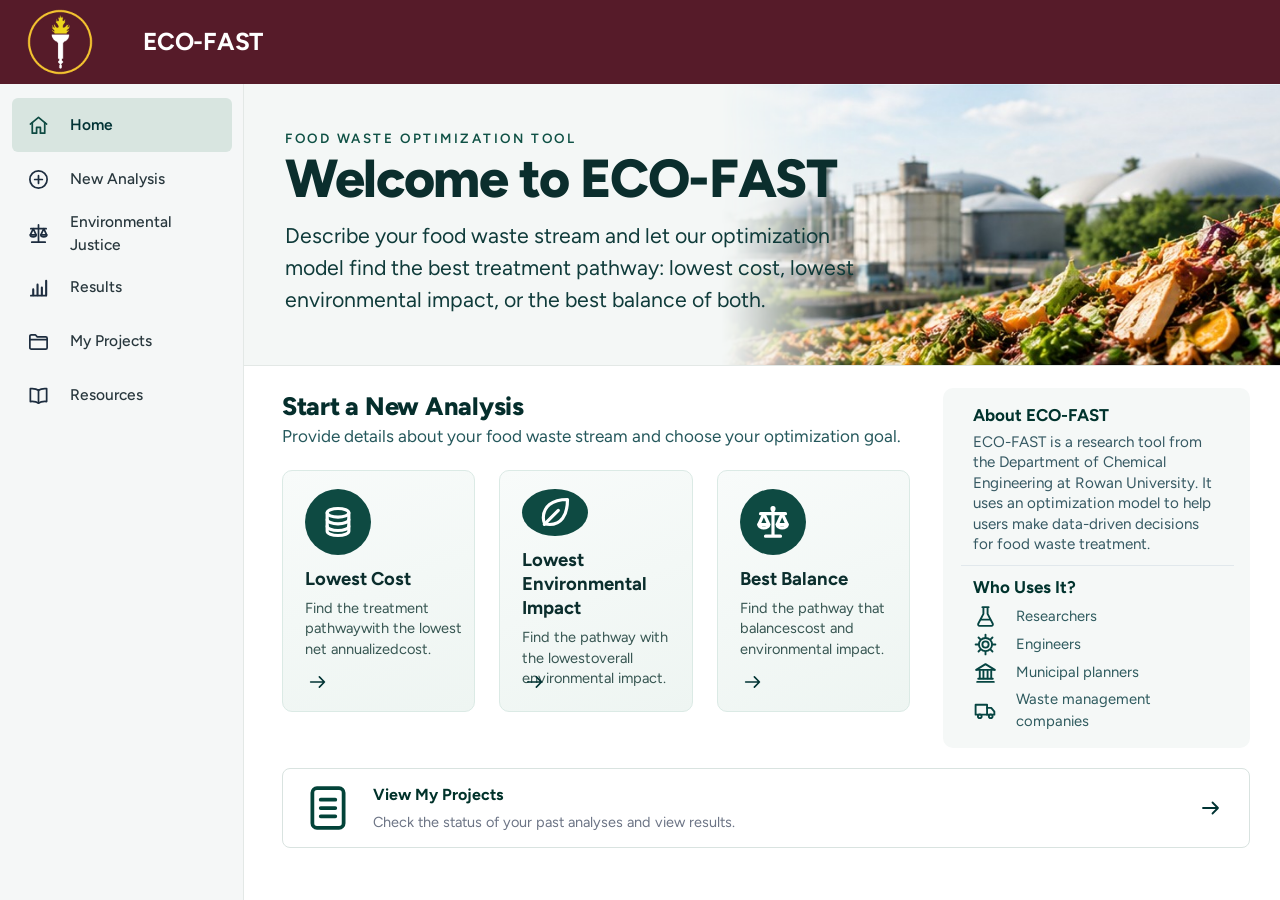
<file: index.html>
<!doctype html>
<html lang="en">
<head>
  <meta charset="utf-8">
  <meta name="viewport" content="width=device-width, initial-scale=1">
  <title>ECO-FAST | Rowan University</title>
  <meta name="description" content="ECO-FAST: find the best treatment pathway for a food waste stream.">
  <link rel="preconnect" href="https://fonts.googleapis.com">
  <link href="https://fonts.googleapis.com/css2?family=Figtree:wght@400;500;600;700;800&family=Inter:wght@400;500;600;700&display=swap" rel="stylesheet">
  <link rel="icon" href="assets/rowan_torch.png">
  <style>
    * { box-sizing: border-box; }
    html, body { margin: 0; background: #fff; color: #1B2420; font-family: 'Figtree', system-ui, -apple-system, 'Segoe UI', sans-serif; font-size: 16px; line-height: 1.5; }
    a { color: inherit; text-decoration: none; }

    /* Top bar */
    .topbar { display: flex; align-items: center; gap: 50px; height: 84px; padding: 0 27px; background: #561B29; }
    .rowan-logo { width: 66px; height: 66px; display: block; }
    .top-name { color: #fff; font-weight: 700; font-size: 24.5px; letter-spacing: -0.01em; }

    /* Layout */
    .layout { display: grid; grid-template-columns: 244px minmax(0, 1fr); min-height: calc(100vh - 84px);
      background: linear-gradient(to right, #F5F7F7 243px, #E3E8E6 243px, #E3E8E6 244px, #fff 244px); }
    .sidebar { position: sticky; top: 0; align-self: start; padding: 14px 12px; }
    .nav-item { display: flex; align-items: center; gap: 20px; height: 54px; padding: 0 15px; border-radius: 6px;
      font-size: 15.5px; font-weight: 500; color: #28373D; }
    .nav-item svg { width: 23px; height: 23px; flex: none; color: #1D2D3F; }
    .nav-item:hover { background: #ECF2EF; }
    .nav-item.active { background: #D8E5E0; color: #023335; font-weight: 600; }
    .nav-item.active svg { color: #0E4A42; }

    /* Hero */
    .home-hero { position: relative; height: 282px; background: #F4F7F6; border-bottom: 1px solid #E3E8E6; overflow: hidden; }
    .hh-text { position: relative; z-index: 1; padding: 44px 0 0 41px; max-width: 640px; }
    .eyebrow { font-size: 13.4px; font-weight: 600; letter-spacing: .19em; color: #0F5145; }
    .hh-title { margin: 2px 0 14px; font-size: 53.5px; line-height: 1.05; font-weight: 800; letter-spacing: -0.025em; color: #0B2E2D; }
    .hh-lead { margin: 0; font-size: 21.3px; line-height: 32px; color: #0F3B3A; max-width: 570px; }
    .hh-photo { position: absolute; top: 0; right: 0; bottom: 0; width: 54%;
      background: url('assets/home_hero.jpg') center / cover no-repeat;
      -webkit-mask-image: linear-gradient(to right, transparent 0%, #000 26%); mask-image: linear-gradient(to right, transparent 0%, #000 26%); }

    /* Body */
    .home-body { display: grid; grid-template-columns: minmax(0, 1fr) clamp(300px, 24vw, 392px); column-gap: 33px; row-gap: 20px; padding: 22px 30px 22px 38px; align-items: stretch; }
    .home-main { padding-top: 0; }
    .hb-title { margin: 0; font-size: 25.3px; font-weight: 800; letter-spacing: -0.01em; color: #052E2C; }
    .hb-sub { margin: -2px 0 20px; font-size: 17.1px; color: #25585C; }
    .goal-cards { display: grid; grid-template-columns: repeat(3, minmax(0, 1fr)); gap: 24px; }
    .goal { position: relative; display: flex; flex-direction: column; align-items: flex-start; height: 242px; padding: 18px 10px 22px 22px;
      background: linear-gradient(160deg, #F8FBFA 0%, #EEF5F2 100%); border: 1px solid #DBEAE5; border-radius: 10px; }
    .goal:hover { border-color: #9FC3B7; box-shadow: 0 6px 18px rgba(14,74,66,.08); }
    .g-ico { width: 66px; height: 66px; border-radius: 50%; background: #0E4A42; display: grid; place-items: center; }
    .g-ico svg { width: 40px; height: 40px; }
    .g-title { margin-top: 12px; font-size: 18.5px; font-weight: 700; line-height: 1.3; color: #0B2E2D; }
    .g-desc { margin-top: 7px; font-size: 14.6px; line-height: 20.5px; color: #375652; white-space: nowrap; }
    .goal .arr { position: absolute; left: 24px; bottom: 18px; width: 22px; height: 22px; color: #003333; }
    .wide-card { grid-column: 1 / -1; display: flex; align-items: center; gap: 20px; height: 80px; padding: 0 26px 0 28px; background: #fff;
      border: 1px solid #D9E3E0; border-radius: 8px; }
    .wide-card:hover { border-color: #9FC3B7; }
    .wc-ico { width: 50px; height: 50px; margin-left: -8px; color: #034339; flex: none; }
    .wc-text { display: flex; flex-direction: column; gap: 5px; flex: 1; }
    .wc-title { font-size: 16px; font-weight: 700; color: #00322A; }
    .wc-sub { font-size: 14.5px; color: #6C7485; }
    .wide-card .arr { width: 24px; height: 24px; color: #003333; }

    /* About panel */
    .about { background: #F5F8F7; border-radius: 10px; padding: 15px 28px 16px 30px; }
    .ab-title { margin: 0 0 3px; font-size: 17px; font-weight: 700; color: #00332D; }
    .ab-text { margin: 0; font-size: 15.2px; line-height: 20.5px; color: #365963; }
    .about hr { border: none; border-top: 1px solid #E1E8EC; margin: 10px -12px 9px; }
    .ab-list { list-style: none; margin: 4px 0 0; padding: 0; display: flex; flex-direction: column; gap: 3px; }
    .ab-list li { display: flex; align-items: center; gap: 18px; font-size: 14.8px; color: #2E5A5E; }
    .ab-list svg { width: 25px; height: 25px; color: #064542; flex: none; }

    @media (max-width: 1450px) { .g-desc { white-space: normal; } .g-desc br { display: none; } .ab-text { max-width: none; } }
    @media (max-width: 1200px) { .home-body { grid-template-columns: 1fr; } .about { max-width: 720px; } }
    /* Phones and small tablets */
    @media (max-width: 899px) {
      .g-desc { white-space: normal; } .g-desc br { display: none; }
      .home-body { grid-template-columns: 1fr; } .about { max-width: 720px; } .ab-text { max-width: none; }
      .goal-cards { grid-template-columns: 1fr; } .goal { height: auto; min-height: 0; padding-bottom: 60px; }
      .layout { grid-template-columns: 1fr; background: #fff; }
      .sidebar { position: static; display: flex; flex-wrap: wrap; background: #F5F7F7; border-bottom: 1px solid #E3E8E6; padding: 8px; }
      .sidebar nav { display: flex; flex-wrap: wrap; }
      .nav-item { height: 42px; gap: 10px; padding: 0 12px; font-size: 14px; }
      .home-hero { height: auto; } .hh-photo { display: none; }
      .hh-text { padding: 32px 20px; } .hh-title { font-size: 40px; } .hh-lead { font-size: 18px; line-height: 27px; }
      .home-body { padding-left: 20px; padding-right: 20px; }
    }
    @media (max-width: 640px) { .topbar { height: 64px; gap: 18px; padding: 0 14px; } .rowan-logo { width: 48px; height: 48px; } .top-name { font-size: 20px; } }


    /* ---------- Placeholder pages ---------- */
    .hidden { display: none !important; }
    .page-wrap { padding: 44px 30px 40px 41px; max-width: 1100px; }
    .pg-eyebrow { font-size: 13.4px; font-weight: 600; letter-spacing: .19em; color: #0F5145; }
    .pg-title { margin: 2px 0 10px; font-size: 44px; line-height: 1.05; font-weight: 800; letter-spacing: -0.025em; color: #0B2E2D; }
    .pg-sub { margin: 0 0 30px; font-size: 17.1px; color: #25585C; max-width: 720px; }
    .soon { display: flex; align-items: center; gap: 20px; max-width: 720px; padding: 26px 28px; border-radius: 10px;
      background: linear-gradient(160deg, #F8FBFA 0%, #EEF5F2 100%); border: 1px solid #DBEAE5; }
    .soon .g-ico { flex: none; }
    .soon-t { font-size: 18.5px; font-weight: 700; color: #0B2E2D; }
    .soon-d { margin-top: 4px; font-size: 14.8px; line-height: 21px; color: #375652; }
    .back { display: inline-flex; align-items: center; gap: 8px; margin-top: 26px; font-size: 15.5px; font-weight: 700; color: #0E4A42; }
    .back svg { width: 20px; height: 20px; }
    @media (max-width: 640px) { .page-wrap { padding: 28px 16px 56px; } .pg-title { font-size: 32px; } }

    /* ---------- New Analysis: step tabs ---------- */
    .na-wrap { padding: 36px 30px 48px 41px; max-width: 1200px; }
    .na-title { margin: 2px 0 4px; font-size: 40px; line-height: 1.1; font-weight: 800; letter-spacing: -0.025em; color: #0B2E2D; }
    .na-sub { margin: 4px 0 22px; font-size: 17.1px; color: #25585C; }
    .steps { display: flex; align-items: center; padding: 14px 18px; background: #F5F8F7; border: 1px solid #E3E8E6; border-radius: 10px; margin-bottom: 22px; overflow-x: auto; }
    .step { display: flex; align-items: center; gap: 10px; padding: 6px 8px; border: none; background: none; font: inherit; cursor: pointer; border-radius: 8px; white-space: nowrap; color: #4B6B6E; }
    .step:hover { background: #EAF1EE; }
    .step .num { width: 30px; height: 30px; border-radius: 50%; display: grid; place-items: center; font-size: 14px; font-weight: 700; border: 1.5px solid #AFC3BC; color: #4B6B6E; background: #fff; flex: none; }
    .step .lbl { font-size: 15px; font-weight: 600; }
    .step.active .num { background: #0E4A42; border-color: #0E4A42; color: #fff; }
    .step.active .lbl { color: #0B2E2D; font-weight: 700; }
    .step.done .num { background: #D8E5E0; border-color: #D8E5E0; color: #0E4A42; }
    .step-line { flex: 1; min-width: 18px; height: 2px; background: #D3DEDA; margin: 0 6px; }
    .step-panel { background: #fff; border: 1px solid #DBEAE5; border-radius: 10px; padding: 24px 26px 26px; }
    .step-panel h2 { margin: 0 0 4px; font-size: 22px; font-weight: 800; color: #052E2C; letter-spacing: -0.01em; }
    .step-panel .p-sub { margin: 0 0 18px; font-size: 15.5px; color: #4B6B6E; }
    .step-empty { padding: 34px 22px; border-radius: 10px; background: #F5F8F7; border: 1px dashed #B9CCC5; color: #4B6B6E; font-size: 15px; text-align: center; }
    .nav-btns { display: flex; justify-content: space-between; gap: 12px; margin-top: 20px; }
    .btn-back { height: 48px; padding: 0 20px; border-radius: 6px; border: 1px solid #CCD2E0; background: #fff; font: inherit; font-size: 15.5px; font-weight: 600; color: #0E3A3A; cursor: pointer; }
    .btn-next { display: inline-flex; align-items: center; gap: 8px; height: 48px; padding: 0 22px; border: none; border-radius: 6px; background: #114D47; color: #fff; font: inherit; font-size: 15.5px; font-weight: 700; cursor: pointer; }
    .btn-next:hover { background: #0C3D38; }
    .btn-next svg { width: 20px; height: 20px; }
    @media (max-width: 899px) { .na-wrap { padding: 24px 16px 48px; } .na-title { font-size: 30px; } }

    /* ---------- New Analysis: header + chevron steps ---------- */
    .na-wrap { max-width: 1340px; }
    .na-h1 { margin: 0; font-size: 30px; line-height: 1.15; font-weight: 800; letter-spacing: -0.02em; color: #0B2E2D; }
    .na-sub { margin: 4px 0 18px; font-size: 16px; color: #25585C; }
    .steps { display: flex; padding: 0; background: #F5F8F7; border: 1px solid #DCE6E2; border-radius: 8px; margin-bottom: 20px; overflow: hidden; gap: 0; }
    .step { position: relative; flex: 1 1 auto; display: flex; align-items: center; gap: 12px; height: 46px; padding: 0 18px 0 30px; border-radius: 0; background: transparent;
      clip-path: polygon(0 0, calc(100% - 16px) 0, 100% 50%, calc(100% - 16px) 100%, 0 100%, 16px 50%); margin-right: -14px; }
    .step:first-child { padding-left: 16px; clip-path: polygon(0 0, calc(100% - 16px) 0, 100% 50%, calc(100% - 16px) 100%, 0 100%); }
    .step:last-child { margin-right: 0; clip-path: polygon(0 0, 100% 0, 100% 100%, 0 100%, 16px 50%); }
    .step:hover { background: #EAF1EE; }
    .step .num { width: 28px; height: 28px; font-size: 14px; }
    .step .lbl { font-size: 14.5px; }
    .step.active { background: #0E4A42; }
    .step.active .num { background: #fff; border-color: #fff; color: #0E4A42; }
    .step.active .lbl { color: #fff; }
    .step.done { background: #E3EEEA; }
    .step-line { display: none; }

    /* ---------- Feedstock step ---------- */
    .fs-grid { display: grid; grid-template-columns: minmax(0, 1fr) minmax(0, 1.15fr) 280px; grid-template-areas: "a b i" "c d i"; gap: 20px; align-items: start; }
    .fs-a { grid-area: a; } .fs-b { grid-area: b; } .fs-c { grid-area: c; } .fs-d { grid-area: d; } .fs-i { grid-area: i; }
    .fs-a, .fs-b { align-self: stretch; }
    .card { background: #fff; border: 1px solid #DCE6E2; border-radius: 8px; overflow: hidden; }
    .card-h { padding: 12px 16px; background: #F5F8F7; border-bottom: 1px solid #E3EAE7; }
    .card-h h3 { margin: 0; font-size: 16.5px; font-weight: 700; color: #0B2E2D; }
    .card-h small { display: block; font-size: 12.5px; color: #6C7485; margin-top: 1px; }
    .card-b { padding: 14px 16px 16px; }
    .f { margin-bottom: 14px; }
    .f:last-child { margin-bottom: 0; }
    .f > label, .lbl-s { display: block; font-size: 14px; font-weight: 600; color: #1C2A3A; margin-bottom: 6px; }
    .req { color: #B42318; }
    .fin { width: 100%; height: 40px; padding: 0 12px; border: 1px solid #CCD2E0; border-radius: 5px; background: #fff; font: inherit; font-size: 14.5px; color: #13242D; outline: none; }
    textarea.fin { height: 80px; padding: 9px 12px; resize: vertical; line-height: 1.45; }
    select.fin { appearance: none; padding-right: 32px; cursor: pointer;
      background: #fff url("data:image/svg+xml,%3Csvg xmlns='http://www.w3.org/2000/svg' viewBox='0 0 24 24'%3E%3Cpath d='M6 9l6 6 6-6' fill='none' stroke='%233C4757' stroke-width='2' stroke-linecap='round' stroke-linejoin='round'/%3E%3C/svg%3E") right 10px center / 16px no-repeat; }
    .fin:focus { border-color: #0E4A42; box-shadow: 0 0 0 3px rgba(14,74,66,.13); }
    .fin[readonly] { background: #F5F8F7; color: #4B6B6E; }
    .pair { display: grid; grid-template-columns: minmax(0, 1fr) 100px; gap: 8px; }
    .two { display: grid; grid-template-columns: 1fr 1fr; gap: 14px; }
    .three { display: grid; grid-template-columns: 1fr 1fr 1fr; gap: 12px; }
    .pct { position: relative; }
    .pct .fin { padding-right: 30px; }
    .pct span { position: absolute; right: 11px; top: 50%; transform: translateY(-50%); font-size: 13.5px; color: #4B6B6E; pointer-events: none; }
    .sub-h { margin: 18px 0 8px; font-size: 15px; font-weight: 700; color: #0B2E2D; }
    .lbl-s { font-size: 13.2px; }
    .hint-s { display: block; margin-top: 4px; font-size: 12.2px; color: #6C7485; }

    .ctbl { width: 100%; border-collapse: collapse; font-size: 14px; }
    .ctbl th { text-align: left; font-size: 13px; font-weight: 700; color: #1C2A3A; padding: 8px 10px; background: #F5F8F7; border-bottom: 1px solid #E3EAE7; }
    .ctbl th.n { text-align: center; }
    .ctbl td { padding: 4px 6px; border-bottom: 1px solid #EEF2F0; }
    .ctbl td:first-child { padding-left: 10px; font-weight: 600; color: #1C2A3A; width: 34%; }
    .ctbl .fin { height: 34px; text-align: center; padding: 0 8px; }
    .ctbl tfoot td { font-weight: 700; color: #0B2E2D; text-align: center; background: #F5F8F7; padding: 9px 6px; }
    .ctbl tfoot td:first-child { text-align: left; }
    .verify { display: flex; align-items: center; gap: 8px; margin-top: 12px; font-size: 14px; font-weight: 600; color: #1F7A4A; }
    .verify.bad { color: #9A6200; }
    .verify svg { width: 20px; height: 20px; flex: none; }

    .adata { display: grid; grid-template-columns: 130px minmax(0, 150px) auto; gap: 8px 12px; align-items: center; }
    .adata label { font-size: 14px; color: #1C2A3A; }
    .adata .fin { height: 34px; }
    .adata .u { font-size: 13.5px; color: #4B6B6E; }
    .adata select.fin { width: 96px; }
    .btn-add { display: inline-flex; align-items: center; gap: 8px; margin-top: 14px; height: 38px; padding: 0 14px; border: 1px solid #CCD2E0; border-radius: 6px; background: #fff;
      font: inherit; font-size: 14.2px; font-weight: 600; color: #0E4A42; cursor: pointer; }
    .btn-add:hover { border-color: #0E4A42; }
    .btn-add svg { width: 18px; height: 18px; }
    .x { border: none; background: none; color: #8A949E; cursor: pointer; font-size: 18px; line-height: 1; padding: 4px; }

    .fs-i { background: #F2F7F5; border: 1px solid #DCE6E2; border-radius: 8px; padding: 18px 20px 20px; }
    .fs-i .ih { display: flex; align-items: center; gap: 10px; margin-bottom: 10px; }
    .fs-i .ih svg { width: 24px; height: 24px; color: #0E4A42; flex: none; }
    .fs-i h4 { margin: 0; font-size: 16px; font-weight: 700; color: #0B2E2D; }
    .fs-i p { margin: 0 0 14px; padding-bottom: 14px; border-bottom: 1px solid #DCE6E2; font-size: 13.6px; line-height: 20px; color: #4B6B6E; }
    .fs-i h5 { margin: 12px 0 6px; font-size: 15px; font-weight: 700; color: #0B2E2D; }
    .fs-i ul { margin: 0; padding-left: 20px; font-size: 14px; line-height: 22px; color: #2E5A5E; }

    .fs-foot { display: flex; justify-content: space-between; align-items: center; gap: 12px; margin-top: 20px; padding-top: 18px; border-top: 1px solid #E3EAE7; }
    .btn-draft { display: inline-flex; align-items: center; gap: 10px; height: 46px; padding: 0 18px; border-radius: 6px; border: 1px solid #CCD2E0; background: #fff;
      font: inherit; font-size: 15px; font-weight: 600; color: #0E3A3A; cursor: pointer; }
    .btn-draft svg { width: 20px; height: 20px; }
    .saved { margin-left: 12px; font-size: 13.5px; color: #1F7A4A; }

    @media (max-width: 1300px) { .fs-grid { grid-template-columns: 1fr 1fr; grid-template-areas: "a b" "c d" "i i"; } }
    @media (max-width: 899px) {
      .fs-grid { grid-template-columns: 1fr; grid-template-areas: "a" "b" "c" "d" "i"; }
      .steps { flex-direction: column; } .step, .step:first-child, .step:last-child { clip-path: none; margin: 0; padding-left: 16px; }
      .three { grid-template-columns: 1fr; }
    }

    /* Analysis summary panel */
    .fs-i { background: #fff; padding: 0; overflow: hidden; }
    .sum-h { display: flex; align-items: center; gap: 12px; padding: 14px 18px; background: #F2F7F5; border-bottom: 1px solid #DCE6E2; }
    .sum-ico { width: 36px; height: 36px; border-radius: 8px; background: #0E4A42; display: grid; place-items: center; flex: none; }
    .sum-ico svg { width: 21px; height: 21px; }
    .sum-h h4 { margin: 0; font-size: 18px; font-weight: 800; color: #0B2E2D; }
    .sum-b { padding: 6px 18px 16px; }
    .sr { display: grid; grid-template-columns: 112px 1fr; gap: 10px; padding: 9px 0; font-size: 14px; }
    .sr span:first-child { color: #4B6B6E; }
    .sr span:last-child { color: #0B2E2D; font-weight: 600; word-break: break-word; }
    .sum-sep { border: none; border-top: 1px solid #E3EAE7; margin: 8px 0 12px; }
    .sum-t { font-size: 14.5px; font-weight: 700; color: #0B2E2D; margin-bottom: 6px; }
    .sum-t small { font-weight: 400; color: #4B6B6E; font-size: 13.5px; }
    .cr { display: flex; justify-content: space-between; padding: 4px 0; font-size: 14px; color: #1C2A3A; }
    .cr b { font-weight: 600; color: #0B2E2D; }
    .muted { color: #8A949E !important; font-weight: 500 !important; }

    /* ===== New Analysis: match the mockup (Inter font, mockup shapes) ===== */
    #page-new { --ink: #0F2E2B; --muted: #5A6B70; --line: #D7E2DE; --tint: #F2F7F5; --g: #0E4A42; }
    #page-new, #page-new button, #page-new input, #page-new select, #page-new textarea { font-family: 'Inter', system-ui, -apple-system, 'Segoe UI', sans-serif; }
    #page-new .na-wrap { max-width: none; padding: 20px 22px 0 22px; }
    #page-new .na-h1 { font-size: 25px; font-weight: 700; letter-spacing: -0.015em; color: var(--ink); }
    #page-new .na-sub { margin: 2px 0 16px; font-size: 14px; color: var(--muted); letter-spacing: .005em; }

    /* chevron step bar: only the active step is filled, the rest are split by thin chevron lines */
    #page-new .steps { height: 46px; background: var(--tint); border: 1px solid var(--line); border-radius: 6px; margin-bottom: 22px; }
    #page-new .step { flex: 1 1 0; height: 44px; gap: 12px; padding: 0 20px 0 34px; margin-right: -16px; background: var(--line);
      clip-path: polygon(0 0, calc(100% - 16px) 0, 100% 50%, calc(100% - 16px) 100%, 0 100%, 16px 50%); }
    #page-new .step::before { content: ""; position: absolute; inset: 0; background: var(--tint);
      clip-path: polygon(0 0, calc(100% - 17.5px) 0, calc(100% - 1.5px) 50%, calc(100% - 17.5px) 100%, 0 100%, 16px 50%); }
    #page-new .step:first-of-type { padding-left: 14px; clip-path: polygon(0 0, calc(100% - 16px) 0, 100% 50%, calc(100% - 16px) 100%, 0 100%); }
    #page-new .step:first-of-type::before { clip-path: polygon(0 0, calc(100% - 17.5px) 0, calc(100% - 1.5px) 50%, calc(100% - 17.5px) 100%, 0 100%); }
    #page-new .step:last-of-type { margin-right: 0; clip-path: polygon(0 0, 100% 0, 100% 100%, 0 100%, 16px 50%); }
    #page-new .step:last-of-type::before { clip-path: polygon(0 0, 100% 0, 100% 100%, 0 100%, 16px 50%); }
    #page-new .step:nth-of-type(1) { z-index: 5; } #page-new .step:nth-of-type(2) { z-index: 4; } #page-new .step:nth-of-type(3) { z-index: 3; } #page-new .step:nth-of-type(4) { z-index: 2; } #page-new .step:nth-of-type(5) { z-index: 1; }
    #page-new .step > span { position: relative; }
    #page-new .step:hover::before { background: #E8F0EC; }
    #page-new .step .num { width: 26px; height: 26px; font-size: 13.5px; font-weight: 600; border: 1.5px solid #6F8C86; color: var(--ink); background: transparent; }
    #page-new .step .lbl { font-size: 13.5px; font-weight: 500; color: var(--ink); }
    #page-new .step.done, #page-new .step { background: var(--line); }
    #page-new .step.done .num { background: transparent; border-color: #6F8C86; color: var(--ink); }
    #page-new .step.active, #page-new .step.active::before { background: var(--g); }
    #page-new .step.active .num { background: #fff; border-color: #fff; color: var(--g); }
    #page-new .step.active .lbl { color: #fff; font-weight: 600; }

    /* cards */
    #page-new .fs-grid { grid-template-columns: minmax(0, 432fr) minmax(0, 510fr) minmax(250px, 277fr); gap: 20px 22px; }
    #page-new .card { border: 1px solid var(--line); border-radius: 6px; box-shadow: 0 1px 2px rgba(16,40,36,.04); }
    #page-new .card-h { padding: 11px 14px 9px; background: var(--tint); border-bottom: 1px solid #E6EDEA; }
    #page-new .card-h h3 { font-size: 16px; font-weight: 600; color: var(--ink); letter-spacing: -0.005em; }
    #page-new .card-h small { font-size: 11.5px; color: var(--muted); margin-top: 0; }
    #page-new .card-b { padding: 13px 14px 16px; }
    #page-new .f { margin-bottom: 13px; }
    #page-new .f > label, #page-new .lbl-s { font-size: 13px; font-weight: 600; color: var(--ink); margin-bottom: 6px; }
    #page-new .fin { height: 34px; padding: 0 11px; border: 1px solid #CFDCD8; border-radius: 4px; font-size: 13.5px; color: var(--ink); }
    #page-new textarea.fin { height: 80px; padding: 8px 11px; }
    #page-new select.fin { background-size: 14px; background-position: right 9px center; padding-right: 30px; }
    #page-new .fin[readonly] { background: #fff; color: var(--ink); }
    #page-new .fin::placeholder { color: #9AA6A3; }
    #page-new .pair { grid-template-columns: minmax(0, 1fr) 102px; gap: 8px; }
    #page-new .two { gap: 18px; }
    #page-new .three { gap: 14px; }
    #page-new .sub-h { margin: 14px 0 8px; font-size: 14px; font-weight: 600; color: var(--ink); }
    #page-new .hint-s { font-size: 11.5px; }
    #page-new .pct span { font-size: 13px; color: var(--ink); }

    /* composition table: boxed grid */
    #page-new .fs-c .card-b { padding: 8px 14px 14px !important; }
    #page-new .ctbl { border: 1px solid #E1E9E6; border-radius: 6px; border-collapse: separate; border-spacing: 0; overflow: hidden; font-size: 13px; }
    #page-new .ctbl th { font-size: 12.5px; font-weight: 600; color: var(--ink); padding: 8px 12px; background: #F2F7F5; border-bottom: 1px solid #E1E9E6; }
    #page-new .ctbl th + th, #page-new .ctbl td + td { border-left: 1px solid #E1E9E6; }
    #page-new .ctbl td { padding: 3px 4px; border-bottom: 1px solid #E8EEEC; }
    #page-new .ctbl td:first-child { padding-left: 12px; font-weight: 600; font-size: 12.8px; color: var(--ink); }
    #page-new .ctbl .fin { height: 31px; font-size: 13px; }
    #page-new .ctbl tfoot td { background: #F2F7F5; padding: 9px 4px; font-size: 13px; font-weight: 700; border-bottom: none; }
    #page-new .verify { margin: 12px 0 0 2px !important; font-size: 13px; font-weight: 500; color: #1E8A4C; }
    #page-new .verify svg { width: 19px; height: 19px; }

    /* additional data */
    #page-new .adata { grid-template-columns: 150px minmax(0, 145px) auto; gap: 8px 14px; }
    #page-new .adata label { font-size: 13px; color: var(--ink); }
    #page-new .adata .fin { height: 30px; }
    #page-new .adata .u { font-size: 13px; color: var(--ink); }
    #page-new .adata select.fin { width: 90px; }
    #page-new .btn-add { height: 38px; border-radius: 6px; border-color: #CFDCD8; font-size: 13.5px; font-weight: 500; color: var(--g); background: #fff; }

    /* Analysis Summary (matches the summary mockup) */
    #page-new .fs-i { border-radius: 8px; }
    #page-new .sum-h { padding: 16px 16px 14px; background: var(--tint); border-bottom: 1px solid #E6EDEA; gap: 12px; }
    #page-new .sum-ico { width: 30px; height: 34px; border-radius: 6px; background: #1C5A48; }
    #page-new .sum-ico svg { width: 18px; height: 18px; }
    #page-new .sum-h h4 { font-size: 18px; font-weight: 700; color: #134B3E; letter-spacing: -0.01em; }
    #page-new .sum-b { padding: 8px 14px 14px; }
    #page-new .sr { grid-template-columns: 102px 1fr; gap: 12px; padding: 8px 0; font-size: 13px; }
    #page-new .sr span:first-child { color: #44535A; }
    #page-new .sr span:last-child { color: #1C2A30; font-weight: 400; }
    #page-new .sum-sep { margin: 8px 0 12px; border-top-color: #E3EAE7; }
    #page-new .sum-t { font-size: 13.5px; font-weight: 600; color: #1C2A30; margin-bottom: 8px; }
    #page-new .sum-t small { font-size: 13px; font-weight: 400; color: #44535A; }
    #page-new .cr { padding: 3px 0; font-size: 13px; color: #1C2A30; }
    #page-new .cr b { font-weight: 400; color: #1C2A30; }
    #page-new .muted { color: #9AA6A3 !important; }

    /* footer band */
    #page-new .fs-foot { margin: 22px -22px 0; padding: 16px 22px 18px; background: #F7FAF9; border-top: 1px solid #E3EAE7; }
    #page-new .btn-draft { height: 46px; padding: 0 22px; border-radius: 6px; border-color: #CFDCD8; background: #F2F7F5; font-size: 14px; font-weight: 500; color: var(--ink); }
    #page-new .btn-next { height: 46px; padding: 0 24px; border-radius: 6px; font-size: 14.5px; font-weight: 600; background: var(--g); }
    #page-new .nav-btns { margin-top: 22px; }
    #page-new .step-panel { border-radius: 6px; }
    @media (max-width: 899px) { #page-new .step, #page-new .step::before { clip-path: none !important; margin: 0; } #page-new .steps { height: auto; } }

    /* ===== Pathways step ===== */
    #page-new { --s1: #1F8A5B; --s1t: #E7F5EE; --s2: #6A3D9A; --s2t: #F2ECF9; --s3: #C0561B; --s3t: #FCEFE6; }
    #page-new .pw-map { margin-bottom: 20px; }
    #page-new .pw-map .card-h { padding: 8px 14px; display: flex; align-items: center; justify-content: space-between; gap: 12px; flex-wrap: wrap; }
    #page-new .pw-count { display: inline-flex; align-items: center; gap: 8px; font-size: 13px; color: var(--ink); }
    #page-new .pw-count b { display: inline-grid; place-items: center; min-width: 34px; height: 26px; padding: 0 8px; border-radius: 13px; background: #0E4A42; color: #fff; font-size: 13px; }
    #page-new .pw-ctl { display: inline-flex; gap: 4px; margin-left: 6px; }
    #page-new .pw-ctl button { width: 30px; height: 30px; border: 1px solid #CFDCD8; border-radius: 6px; background: #fff; color: var(--ink); cursor: pointer; display: grid; place-items: center; }
    #page-new .pw-ctl button:hover { border-color: var(--g); }
    #page-new .pw-ctl svg { width: 14px; height: 14px; }
    #page-new .pw-map .card-b { padding: 10px 14px 14px; }
    #page-new .pw-map svg.map { display: block; width: 100%; max-width: 1000px; height: auto; margin: 0 auto; }
    #page-new .map text { font-family: 'Inter', sans-serif; }
    #page-new .map .flow { stroke-dasharray: 2 12; stroke-linecap: round; animation: pwflow .7s linear infinite; }
    @keyframes pwflow { to { stroke-dashoffset: -14; } }
    #page-new .map .glow { animation: pwglow 1.4s ease-in-out infinite; }
    @keyframes pwglow { 50% { opacity: .55; } }
    @media (prefers-reduced-motion: reduce) { #page-new .map .flow, #page-new .map .glow { animation: none; } }
    #page-new .route { display: flex; align-items: center; flex-wrap: wrap; gap: 6px; min-height: 34px; margin: 6px auto 0; max-width: 1000px; padding: 6px 10px; border-radius: 8px; background: #F7FAF9; font-size: 12.5px; color: var(--muted); }
    #page-new .route .rl { font-weight: 600; color: var(--ink); margin-right: 4px; }
    #page-new .route .rc { display: inline-flex; align-items: center; height: 24px; padding: 0 9px; border-radius: 12px; font-weight: 600; font-size: 12px; color: #fff; }
    #page-new .route .ra { color: #9AA6A3; }
    #page-new .legend { display: flex; gap: 16px; flex-wrap: wrap; justify-content: center; margin-top: 10px; font-size: 12px; color: var(--muted); }
    #page-new .legend span { display: inline-flex; align-items: center; gap: 6px; }
    #page-new .legend i { width: 14px; height: 10px; border-radius: 2px; display: inline-block; }

    #page-new .fs-foot .right { display: flex; gap: 10px; }
    #page-new .pw-nom { display: grid; grid-template-columns: 1.2fr 1.3fr 1.3fr; }
    #page-new .nom { padding: 10px 14px 12px; border-top: 3px solid var(--c); }
    #page-new .nom + .nom { border-left: 1px solid var(--line); }
    #page-new .nom-h { margin-bottom: 6px; font-size: 11px; font-weight: 700; letter-spacing: .07em; text-transform: uppercase; color: var(--c); }
    #page-new .nom-l { display: grid; grid-template-columns: 1fr 1fr; gap: 5px 12px; }
    #page-new .ni { display: flex; align-items: center; gap: 7px; font-size: 12.5px; color: var(--ink); white-space: nowrap; min-width: 0; }
    #page-new .ni b { display: inline-grid; place-items: center; width: 36px; height: 20px; border-radius: 4px; background: var(--c); color: #fff; font-size: 10.5px; font-weight: 700; flex: none; }
    #page-new .ni.byp { color: var(--muted); }
    #page-new .ni.byp svg { width: 36px; flex: none; }
    #page-new .btn-back { height: 46px; padding: 0 20px; border-radius: 6px; border: 1px solid #CFDCD8; background: #fff; font-size: 14px; font-weight: 500; color: var(--ink); }
    @media (max-width: 1100px) { #page-new .pw-nom { grid-template-columns: 1fr; } #page-new .nom + .nom { border-left: none; } }

    /* ===== Cost Assumptions step ===== */
    #page-new .ca-card .card-b { padding: 18px 20px 22px; }
    #page-new .ca-tabs { display: flex; align-items: flex-end; gap: 4px; padding: 0 14px; background: var(--tint); border-bottom: 1px solid var(--line); }
    #page-new .ca-tab { position: relative; height: 46px; padding: 0 14px; border: none; background: none; font-size: 14px; font-weight: 500; color: var(--muted); cursor: pointer; }
    #page-new .ca-tab:hover { color: var(--ink); }
    #page-new .ca-tab.on { color: var(--g); font-weight: 600; }
    #page-new .ca-tab.on::after { content: ""; position: absolute; left: 10px; right: 10px; bottom: -1px; height: 3px; border-radius: 3px 3px 0 0; background: var(--g); }
    #page-new .ca-tab i { display: inline-block; width: 7px; height: 7px; margin-left: 6px; border-radius: 50%; background: #E8B62C; vertical-align: 2px; font-style: normal; }
    #page-new .ca-right { margin-left: auto; display: flex; align-items: center; gap: 10px; padding-bottom: 7px; font-size: 12.5px; color: var(--muted); }
    #page-new .ca-reset { display: inline-flex; align-items: center; gap: 6px; height: 30px; padding: 0 10px; border: 1px solid #CFDCD8; border-radius: 6px; background: #fff; font-size: 12.5px; font-weight: 500; color: var(--ink); cursor: pointer; }
    #page-new .ca-reset:hover { border-color: var(--g); }
    #page-new .ca-reset svg { width: 14px; height: 14px; }
    #page-new .ca-reset:disabled { opacity: .45; cursor: default; }
    #page-new .ca-wrap { max-width: 980px; }
    #page-new .ca-pick { max-width: 480px; margin-bottom: 16px; }
    #page-new .ca-tech { display: flex; align-items: center; gap: 14px; padding: 12px 16px; margin-bottom: 18px; border-radius: 6px; border-left: 4px solid var(--c); background: var(--ct); }
    #page-new .ca-tech b { display: inline-grid; place-items: center; width: 46px; height: 30px; border-radius: 5px; background: var(--c); color: #fff; font-size: 12px; font-weight: 700; flex: none; }
    #page-new .ca-tech .tn { font-size: 15px; font-weight: 600; color: var(--ink); }
    #page-new .ca-tech .ts { font-size: 12.5px; color: var(--muted); }
    #page-new .ca-fields { display: grid; grid-template-columns: 1fr 1fr; gap: 16px 28px; }
    #page-new .ca-f label { display: flex; align-items: center; gap: 6px; margin-bottom: 6px; font-size: 13px; font-weight: 600; color: var(--ink); }
    #page-new .ca-f label .q { display: inline-grid; place-items: center; width: 15px; height: 15px; border-radius: 50%; border: 1.3px solid #8FA39E; color: #6F8C86; font-size: 10px; font-weight: 700; cursor: help; }
    #page-new .ca-in { position: relative; }
    #page-new .ca-in .fin { padding-right: 90px; }
    #page-new .ca-in .u { position: absolute; right: 10px; top: 50%; transform: translateY(-50%); font-size: 12px; color: var(--muted); pointer-events: none; }
    #page-new .fin.chg { background: #FFF7E3; border-color: #E8B62C; }
    #page-new .fin.bad { background: #FDF0EE; border-color: #B42318; }
    #page-new .fin.ro { background: #F5F8F7 !important; color: var(--muted); }
    #page-new .ca-sec { grid-column: 1 / -1; margin: 6px 0 -4px; font-size: 11px; font-weight: 700; letter-spacing: .07em; text-transform: uppercase; color: var(--muted); }
    #page-new .ca-fields.c3 { grid-template-columns: repeat(3, minmax(0, 1fr)); gap: 14px 24px; }
    @media (max-width: 1100px) { #page-new .ca-fields.c3 { grid-template-columns: 1fr 1fr; } }
    @media (max-width: 760px) { #page-new .ca-fields, #page-new .ca-fields.c3 { grid-template-columns: 1fr; } #page-new .ca-tabs { flex-wrap: wrap; } #page-new .ca-right { margin-left: 0; width: 100%; } }

    /* ===== Environmental Assumptions step ===== */
    #page-new .ea-tbl { width: 100%; max-width: 980px; border: 1px solid #E1E9E6; border-radius: 6px; border-collapse: separate; border-spacing: 0; overflow: hidden; font-size: 13px; table-layout: fixed; }
    #page-new .ea-tbl th { text-align: left; padding: 9px 12px; background: #F2F7F5; border-bottom: 1px solid #E1E9E6; font-size: 12.5px; font-weight: 600; color: var(--ink); }
    #page-new .ea-tbl th small { display: block; font-weight: 400; color: var(--muted); font-size: 11.5px; }
    #page-new .ea-tbl th.ghg { border-top: 3px solid #C0561B; }
    #page-new .ea-tbl th.ep { border-top: 3px solid #1D6FB8; }
    #page-new .ea-tbl td { padding: 6px 12px; border-bottom: 1px solid #EDF2F0; vertical-align: middle; color: var(--ink); }
    #page-new .ea-tbl tr:last-child td { border-bottom: none; }
    #page-new .ea-tbl td .nm { font-weight: 600; }
    #page-new .ea-tbl td .nt { display: block; font-size: 11.5px; color: var(--muted); }
    #page-new .ea-tbl td.b { font-size: 12px; color: var(--muted); white-space: nowrap; }
    #page-new .ea-tbl .fin { height: 32px; width: 150px; text-align: right; }
    #page-new .ea-tbl .na { color: #9AA6A3; font-size: 12px; }
    #page-new .ea-gap { height: 18px; }
    #page-new .ea-tbl .fin { max-width: 100%; }
    @media (max-width: 760px) { main { min-width: 0; } #page-new .ea-scroll { overflow-x: auto; } #page-new .ea-tbl { min-width: 560px; } }

    /* ===== My Projects ===== */
    #page-projects .page-wrap { max-width: 1180px; }
    #page-projects .pg-sub { margin-bottom: 22px; }
    .pj-bar { display: flex; flex-wrap: wrap; align-items: center; gap: 12px; margin-bottom: 20px; }
    .pj-search { position: relative; flex: 1 1 260px; max-width: 360px; }
    .pj-search svg { position: absolute; left: 12px; top: 50%; width: 18px; height: 18px; transform: translateY(-50%); color: #6B7F7A; }
    .pj-search input { width: 100%; height: 42px; padding: 0 12px 0 38px; border: 1.5px solid #CFDCD8; border-radius: 8px; font: inherit; font-size: 15px; color: #0B2E2D; background: #fff; box-sizing: border-box; }
    .pj-search input:focus, .pj-sort:focus { outline: none; border-color: #0E4A42; box-shadow: 0 0 0 3px rgba(14,74,66,.12); }
    .pj-seg { display: inline-flex; padding: 3px; border-radius: 9px; background: #EEF3F1; }
    .pj-seg button { border: none; background: none; padding: 7px 13px; border-radius: 7px; font: inherit; font-size: 14px; font-weight: 600; color: #375652; cursor: pointer; }
    .pj-seg button i { font-style: normal; margin-left: 4px; padding: 1px 7px; border-radius: 99px; background: #DCE6E2; font-size: 12px; }
    .pj-seg button.on { background: #fff; color: #0B2E2D; box-shadow: 0 1px 3px rgba(11,46,45,.15); }
    .pj-seg button.on i { background: #0E4A42; color: #fff; }
    .pj-sort { height: 42px; padding: 0 10px; border: 1.5px solid #CFDCD8; border-radius: 8px; font: inherit; font-size: 14px; color: #0B2E2D; background: #fff; }
    .pj-new { display: inline-flex; align-items: center; gap: 8px; height: 42px; padding: 0 18px; border: none; border-radius: 8px; background: #0E4A42; color: #fff; font: inherit; font-size: 15px; font-weight: 700; cursor: pointer; }
    .pj-new:hover { background: #0B3B35; }
    .pj-new svg { width: 18px; height: 18px; }
    .pj-bar .pj-new { margin-left: auto; }
    .pj-grid { display: grid; grid-template-columns: repeat(auto-fill, minmax(340px, 1fr)); gap: 18px; align-items: start; }
    .pj-card { position: relative; display: flex; flex-direction: column; padding: 18px 18px 14px; border: 1px solid #DDE5E2; border-top: 4px solid var(--sc); border-radius: 12px; background: #fff; box-shadow: 0 1px 2px rgba(11,46,45,.05); transition: box-shadow .15s, transform .15s; }
    .pj-card:hover { box-shadow: 0 8px 22px rgba(11,46,45,.10); transform: translateY(-1px); }
    .pj-card.done { --sc: #1F8A5B; } .pj-card.draft { --sc: #C98F00; }
    .pj-top { display: flex; align-items: flex-start; gap: 10px; }
    .pj-top h3 { flex: 1; margin: 0; font-size: 18px; line-height: 1.3; font-weight: 700; color: #0B2E2D; }
    .pj-st { flex: none; padding: 3px 10px; border-radius: 99px; font-size: 12px; font-weight: 700; }
    .pj-st.ok { background: #E3F4EA; color: #17693F; } .pj-st.dr { background: #FFF2D6; color: #8A5A00; }
    .pj-more { flex: none; width: 30px; height: 26px; margin: -2px -6px 0 0; border: none; border-radius: 6px; background: none; color: #5A6B70; cursor: pointer; display: grid; place-items: center; }
    .pj-more:hover { background: #EEF3F1; } .pj-more svg { width: 18px; height: 18px; }
    .pj-menu { display: none; position: absolute; right: 12px; top: 46px; z-index: 5; min-width: 150px; padding: 5px; border: 1px solid #DDE5E2; border-radius: 9px; background: #fff; box-shadow: 0 10px 28px rgba(11,46,45,.16); }
    .pj-card.menu .pj-menu { display: block; }
    .pj-menu button { display: block; width: 100%; padding: 8px 10px; border: none; border-radius: 6px; background: none; text-align: left; font: inherit; font-size: 14px; color: #0B2E2D; cursor: pointer; }
    .pj-menu button:hover { background: #F2F7F5; } .pj-menu button.red { color: #B42318; } .pj-menu button.red:hover { background: #FEECEB; }
    .pj-desc { margin: 6px 0 0; font-size: 14px; line-height: 1.45; color: #4A6460; display: -webkit-box; -webkit-line-clamp: 2; -webkit-box-orient: vertical; overflow: hidden; }
    .pj-tags { display: flex; flex-wrap: wrap; gap: 6px; margin-top: 12px; }
    .pj-tag { display: inline-flex; align-items: center; gap: 6px; padding: 3px 10px; border-radius: 99px; font-size: 12.5px; font-weight: 600; color: var(--t); background: color-mix(in srgb, var(--t) 11%, #fff); }
    .pj-tag i { width: 7px; height: 7px; border-radius: 50%; background: var(--t); }
    .pj-tag.plain { color: #375652; background: #F1F5F4; font-weight: 500; }
    .pj-tag svg { width: 13px; height: 13px; }
    .pj-res { display: grid; grid-template-columns: repeat(3, 1fr); gap: 8px; margin-top: 14px; }
    .pj-res div { padding: 9px 10px; border-radius: 8px; background: #F6F9F8; }
    .pj-res div:nth-child(1) { background: #FBF3E8; } .pj-res div:nth-child(2) { background: #EAF5EF; } .pj-res div:nth-child(3) { background: #EAF1FA; }
    .pj-res span { display: block; font-size: 11.5px; color: #4A6460; }
    .pj-res b { display: block; margin-top: 1px; font-size: 18px; font-weight: 800; color: #0B2E2D; font-variant-numeric: tabular-nums; letter-spacing: -0.01em; }
    .pj-res small { font-size: 11px; color: #6B7F7A; }
    .pj-path { display: flex; flex-wrap: wrap; align-items: center; gap: 5px; margin-top: 10px; font-size: 12.5px; }
    .pj-fw { color: #4A6460; } .pj-ar { color: #9AAAA6; }
    .pj-u { padding: 2px 8px; border-radius: 6px; background: #0E4A42; color: #fff; font-weight: 700; }
    .pj-prog { margin-top: 14px; padding: 10px 12px; border-radius: 8px; background: #FFF8E8; }
    .pj-bars { display: grid; grid-template-columns: repeat(5, 1fr); gap: 4px; }
    .pj-bars i { height: 6px; border-radius: 3px; background: #EADFC4; }
    .pj-bars i.on { background: #C98F00; }
    .pj-prog span { display: block; margin-top: 7px; font-size: 12.5px; font-weight: 600; color: #7A5200; }
    .pj-foot { display: flex; align-items: center; gap: 10px; margin-top: auto; padding-top: 14px; }
    .pj-meta { flex: 1; display: flex; flex-wrap: wrap; align-items: center; gap: 4px 10px; font-size: 12.5px; color: #6B7F7A; }
    .pj-goal { padding: 2px 9px; border-radius: 99px; background: var(--gt); color: var(--gc); font-weight: 700; }
    .pj-btn { flex: none; display: inline-flex; align-items: center; gap: 6px; height: 36px; padding: 0 14px; border: 1.5px solid #0E4A42; border-radius: 8px; background: #fff; color: #0E4A42; font: inherit; font-size: 14px; font-weight: 700; cursor: pointer; }
    .pj-card.done .pj-btn { background: #0E4A42; color: #fff; }
    .pj-pdf { flex: none; display: inline-flex; align-items: center; gap: 5px; height: 36px; padding: 0 12px; border: 1.5px solid #CFDCD8; border-radius: 8px; background: #fff; color: #0B2E2D; font: inherit; font-size: 14px; font-weight: 700; cursor: pointer; }
    .pj-pdf:hover { border-color: #561B29; color: #561B29; } .pj-pdf svg { width: 16px; height: 16px; } .pj-pdf:disabled { opacity: .6; cursor: wait; }
    .pj-btn:hover { filter: brightness(.95); } .pj-btn svg { width: 16px; height: 16px; }
    .pj-empty { display: flex; flex-direction: column; align-items: center; text-align: center; padding: 48px 20px; border: 2px dashed #CFDCD8; border-radius: 14px; background: #FAFCFB; }
    .pj-eico { display: grid; place-items: center; width: 64px; height: 64px; border-radius: 50%; background: #E3F1EC; color: #0E4A42; }
    .pj-eico svg { width: 32px; height: 32px; }
    .pj-et { margin-top: 14px; font-size: 20px; font-weight: 800; color: #0B2E2D; }
    .pj-ed { margin: 4px 0 18px; font-size: 15px; color: #4A6460; max-width: 380px; }
    .pj-none { padding: 30px; text-align: center; color: #4A6460; }
    @media (max-width: 640px) { .pj-grid { grid-template-columns: 1fr; } .pj-bar .pj-new { margin-left: 0; width: 100%; justify-content: center; } .pj-search { max-width: none; } .pj-res b { font-size: 16px; } }

    /* ===== Resources ===== */
    #page-resources .page-wrap { max-width: 1180px; }
    .rs-nav { position: sticky; top: 0; z-index: 4; display: flex; flex-wrap: wrap; gap: 8px; margin: 0 0 8px; padding: 10px 0; background: #fff; }
    .rs-nav a { padding: 7px 14px; border-radius: 99px; background: #EEF3F1; color: #0B2E2D; font-size: 14px; font-weight: 700; text-decoration: none; }
    .rs-nav a:hover { background: #0E4A42; color: #fff; }
    .rs-sec { padding: 0 0 8px; scroll-margin-top: 60px; }
    .rs-sec h2 { margin: 0 0 14px; font-size: 24px; font-weight: 800; color: #0B2E2D; letter-spacing: -0.01em; }
    .rs-h3 { margin: 22px 0 10px; font-size: 16px; font-weight: 800; color: #0B2E2D; }
    .rs-steps { display: grid; grid-template-columns: repeat(5, minmax(0, 1fr)); gap: 12px; }
    .rs-step { position: relative; padding: 16px 14px 14px; border: 1px solid #DDE5E2; border-radius: 12px; background: #fff; }
    .rs-step .n { display: grid; place-items: center; width: 30px; height: 30px; border-radius: 50%; background: #0E4A42; color: #fff; font-weight: 800; font-size: 14px; }
    .rs-step b { display: block; margin-top: 10px; font-size: 15px; color: #0B2E2D; }
    .rs-step p, .rs-goal p, .rs-tc p, .rs-method p { margin: 4px 0 0; font-size: 13.5px; line-height: 1.45; color: #4A6460; }
    .rs-goals { display: grid; grid-template-columns: repeat(4, minmax(0, 1fr)); gap: 12px; }
    .rs-goal { padding: 14px; border-radius: 12px; background: var(--gt); border-top: 4px solid var(--gc); }
    .rs-goal b { color: var(--gc); font-size: 15px; }
    .rs-chips { display: flex; flex-wrap: wrap; gap: 8px; margin-bottom: 14px; }
    .rs-chips button { --gc: #0E4A42; padding: 7px 14px; border: 1.5px solid #CFDCD8; border-radius: 99px; background: #fff; font: inherit; font-size: 14px; font-weight: 700; color: #33413D; cursor: pointer; }
    .rs-chips button.on { background: var(--gc); border-color: var(--gc); color: #fff; }
    .rs-techs { display: grid; grid-template-columns: repeat(auto-fill, minmax(250px, 1fr)); gap: 12px; }
    .rs-tc { padding: 14px; border: 1px solid #DDE5E2; border-left: 4px solid var(--c); border-radius: 10px; background: #fff; }
    .rs-tc .hd { display: flex; align-items: center; gap: 10px; }
    .rs-tc .cd { flex: none; display: grid; place-items: center; width: 46px; height: 32px; border-radius: 7px; background: var(--c); color: #fff; font-weight: 800; font-size: 13px; }
    .rs-tc b { display: block; font-size: 15px; color: #0B2E2D; line-height: 1.25; }
    .rs-tc small { display: block; font-size: 12px; color: var(--c); font-weight: 600; }
    .rs-tc dl { display: grid; grid-template-columns: auto 1fr; gap: 3px 10px; margin: 10px 0 0; padding: 8px 10px; border-radius: 8px; background: var(--t); font-size: 12.5px; }
    .rs-tc dt { color: #4A6460; } .rs-tc dd { margin: 0; color: #0B2E2D; font-weight: 600; text-align: right; }
    .rs-fine { margin-top: 10px; font-size: 12.5px; color: #5A6B70; }
    .rs-method { display: grid; grid-template-columns: repeat(2, minmax(0, 1fr)); gap: 12px; }
    .rs-method > div { padding: 14px; border: 1px solid #DDE5E2; border-radius: 12px; background: #fff; }
    .rs-method b { font-size: 15px; color: #0B2E2D; }
    .rs-src { border: 1px solid #DDE5E2; border-radius: 12px; overflow: hidden; }
    .rs-src div { display: grid; grid-template-columns: minmax(0, 1fr) minmax(0, 1.2fr); gap: 12px; padding: 9px 14px; font-size: 13.5px; }
    .rs-src div:nth-child(odd) { background: #F6F9F8; }
    .rs-src span { color: #4A6460; } .rs-src b { color: #0B2E2D; font-weight: 600; }
    .rs-gs { display: block; max-width: 360px; margin-bottom: 12px; }
    .rs-gl { display: grid; grid-template-columns: repeat(2, minmax(0, 1fr)); gap: 8px 22px; margin: 0; }
    .rs-gl div { padding: 10px 0; border-bottom: 1px solid #EEF2F0; }
    .rs-gl dt { font-size: 14.5px; font-weight: 800; color: #0B2E2D; } .rs-gl dd { margin: 2px 0 0; font-size: 13.5px; line-height: 1.45; color: #4A6460; }
    @media (max-width: 1000px) { .rs-steps { grid-template-columns: repeat(2, minmax(0, 1fr)); } .rs-goals { grid-template-columns: repeat(2, minmax(0, 1fr)); } }
    @media (max-width: 640px) { .rs-steps, .rs-goals, .rs-method, .rs-gl { grid-template-columns: 1fr; } .rs-src div { grid-template-columns: 1fr; gap: 2px; } }

    /* ---------- Environmental Justice ---------- */
    #page-ej .page-wrap { max-width: 1180px; }
    #page-ej .pg-sub { margin-bottom: 16px; }
    .ej-ctx { display: flex; flex-wrap: wrap; align-items: center; gap: 6px 10px; padding: 10px 14px; border-radius: 10px; background: #F2F7F5; font-size: 14px; color: #33413D; }
    .ej-ctx-k { font-size: 12px; font-weight: 700; letter-spacing: .08em; color: #5A6B70; text-transform: uppercase; }
    .ej-ctx .dot { width: 4px; height: 4px; border-radius: 50%; background: #9AAAA6; }
    .ej-ctx a { color: #0E4A42; font-weight: 700; }
    .ej-eq { display: grid; grid-template-columns: 1fr 34px 1fr 34px 1fr 34px 1.15fr; align-items: stretch; margin: 18px 0; }
    .ej-op { display: grid; place-items: center; font-size: 30px; font-weight: 800; color: #9AAAA6; }
    .ej-c { border-radius: 14px; padding: 14px 14px 12px; background: var(--t); border: 2px solid var(--c); text-align: center; }
    .ej-c.yes { --c: #1F8A5B; --t: #E9F6EF; } .ej-c.wait { --c: #D9A200; --t: #FFF6DC; } .ej-c.no { --c: #9AAAA6; --t: #F1F4F3; } .ej-c.red { --c: #561B29; --t: #FBF0F2; }
    .ej-ci { width: 48px; height: 48px; margin: 0 auto 8px; border-radius: 50%; background: var(--c); display: grid; place-items: center; }
    .ej-ci svg { width: 30px; height: 30px; }
    .ej-cl { font-size: 12px; font-weight: 700; letter-spacing: .06em; text-transform: uppercase; color: #4A6460; }
    .ej-cv { margin-top: 2px; font-size: 19px; font-weight: 800; color: #0B2E2D; }
    .ej-cs { margin-top: 6px; font-size: 13px; font-weight: 700; color: var(--c); filter: brightness(.8); }
    .ej-v { border-radius: 14px; padding: 16px; display: flex; flex-direction: column; justify-content: center; text-align: center; color: #fff; background: #B07A00; }
    .ej-v.yes { background: #561B29; } .ej-v.no { background: #1F8A5B; } .ej-v.gray { background: #5A6B70; }
    .ej-vl { font-size: 12px; font-weight: 700; letter-spacing: .08em; text-transform: uppercase; opacity: .9; }
    .ej-vv { font-size: 26px; font-weight: 800; margin: 2px 0; }
    .ej-vs { font-size: 13px; opacity: .95; }
    .ej-mean { display: flex; flex-wrap: wrap; align-items: baseline; gap: 4px 12px; margin: -4px 0 18px; padding: 12px 16px; border-radius: 12px; background: #FBF5F6; border-left: 5px solid #561B29; font-size: 14.5px; color: #33413D; line-height: 1.5; }
    .ej-mean-k { font-size: 12px; font-weight: 800; letter-spacing: .08em; text-transform: uppercase; color: #561B29; }
    .ej-grid { display: grid; grid-template-columns: 1fr 1fr; gap: 16px; }
    .ej-card { border: 1px solid #DDE5E2; border-radius: 14px; background: #fff; padding: 18px; min-width: 0; }
    .ej-card.wide { grid-column: 1 / -1; }
    .ej-card h3 { display: flex; align-items: center; gap: 10px; margin: 0 0 6px; font-size: 18px; font-weight: 800; color: #0B2E2D; }
    .ej-n { flex: none; width: 28px; height: 28px; border-radius: 50%; background: #561B29; color: #fff; display: grid; place-items: center; font-weight: 800; font-size: 14px; }
    .ej-p { margin: 0 0 12px; font-size: 14.5px; color: #4A6460; }
    .ej-btn { display: inline-flex; align-items: center; justify-content: center; gap: 8px; height: 40px; padding: 0 14px; border-radius: 9px; border: 1.5px solid #0E4A42; background: #fff; color: #0E4A42; font: inherit; font-size: 14px; font-weight: 700; cursor: pointer; text-decoration: none; white-space: nowrap; }
    .ej-btn svg { width: 18px; height: 18px; }
    .ej-btn.pri { background: #0E4A42; color: #fff; }
    .ej-find { display: grid; grid-template-columns: 2fr 1.3fr 190px 100px auto; gap: 10px; margin-bottom: 14px; }
    .ej-find .fin { min-width: 0; }
    .ej-mapwrap { display: grid; grid-template-columns: 1.45fr 1fr; gap: 16px; }
    .ej-map { position: relative; height: 400px; border-radius: 12px; overflow: hidden; border: 1px solid #DDE5E2; background: #EEF0EA; }
    #ej-map { position: absolute; inset: 0; z-index: 0; }
    .ej-legend { position: absolute; left: 10px; bottom: 22px; z-index: 500; display: flex; flex-wrap: wrap; gap: 6px 14px; padding: 7px 11px; border-radius: 9px; background: rgba(255,255,255,.95); font-size: 12.5px; color: #33413D; box-shadow: 0 1px 4px rgba(0,0,0,.15); }
    .ej-legend i { display: inline-block; width: 14px; height: 14px; border-radius: 3px; margin-right: 6px; vertical-align: -2px; }
    .ej-res { display: flex; flex-direction: column; gap: 12px; min-width: 0; }
    .ej-badge { display: flex; align-items: center; gap: 12px; padding: 12px 14px; border-radius: 12px; color: #fff; background: #561B29; }
    .ej-badge.no { background: #1F8A5B; } .ej-badge.gray { background: #5A6B70; } .ej-badge.wait { background: #B07A00; }
    .ej-badge svg { flex: none; width: 32px; height: 32px; }
    .ej-badge b { display: block; font-size: 18px; } .ej-badge span { display: block; font-size: 13px; opacity: .92; }
    .ej-dl { margin: 0; display: grid; grid-template-columns: 1fr 1fr; gap: 8px 14px; }
    .ej-dl .full { grid-column: 1 / -1; }
    .ej-dl dt { font-size: 11.5px; font-weight: 700; letter-spacing: .06em; text-transform: uppercase; color: #6B7F7A; }
    .ej-dl dd { margin: 1px 0 0; font-size: 15px; font-weight: 700; color: #0B2E2D; overflow-wrap: anywhere; }
    .ej-bars { display: grid; gap: 10px; }
    .ej-bar .t { display: flex; justify-content: space-between; gap: 8px; font-size: 13.5px; color: #33413D; }
    .ej-bar .t b { font-size: 15px; color: #0B2E2D; }
    .ej-bar .tr { position: relative; height: 10px; margin: 5px 0 3px; border-radius: 5px; background: #EEF1F0; }
    .ej-bar .tr i { position: absolute; left: 0; top: 0; bottom: 0; border-radius: 5px; background: #9AAAA6; }
    .ej-bar.met .tr i { background: #561B29; }
    .ej-bar .tr em { position: absolute; top: -4px; bottom: -4px; width: 3px; margin-left: -1px; border-radius: 2px; background: #0B2E2D; }
    .ej-bar small { font-size: 12px; color: #6B7F7A; } .ej-bar.met small { color: #561B29; font-weight: 700; }
    .ej-note { font-size: 13px; color: #4A6460; line-height: 1.45; }
    .ej-acts { display: flex; flex-wrap: wrap; gap: 10px; margin-top: auto; }
    .ej-spin { width: 18px; height: 18px; border-radius: 50%; border: 3px solid #D5E2DE; border-top-color: #0E4A42; animation: ejspin .8s linear infinite; flex: none; }
    @keyframes ejspin { to { transform: rotate(360deg); } }
    .ej-cov { display: grid; grid-template-columns: 1fr 1fr; gap: 14px 12px; }
    .ej-cov .row { position: relative; display: grid; grid-template-columns: 52px 1fr auto; gap: 12px; align-items: center; padding: 9px 12px; border-radius: 10px; background: #F6F9F8; border: 1.5px solid transparent; }
    .ej-cov .tg { display: grid; place-items: center; height: 30px; border-radius: 7px; font-weight: 800; font-size: 13px; color: #fff; background: #6A3D9A; }
    .ej-cov b { display: block; font-size: 14.5px; color: #0B2E2D; } .ej-cov small { display: block; font-size: 12.5px; color: #5A6B70; }
    .ej-cov .st { padding: 4px 10px; border-radius: 99px; font-size: 12.5px; font-weight: 800; white-space: nowrap; }
    .ej-cov .yes .st { background: #F6E3E7; color: #561B29; }
    .ej-cov .cond .st { background: #FFF2D2; color: #8A5A00; }
    .ej-cov .ask .st { background: #E9EEF0; color: #4A5763; }
    .ej-cov .mine { border-color: #0E4A42; background: #EEF7F3; }
    .ej-cov .you { position: absolute; top: -9px; right: 12px; padding: 1px 8px; border-radius: 99px; background: #0E4A42; color: #fff; font-size: 11px; font-weight: 800; }
    .ej-fine { margin-top: 10px; font-size: 12.5px; color: #5A6B70; }
    .ej-tl { position: relative; display: grid; grid-template-columns: repeat(4, 1fr); gap: 14px; margin-top: 14px; }
    .ej-line { position: absolute; left: 12%; right: 12%; top: 34px; height: 4px; border-radius: 2px; background: linear-gradient(90deg, #561B29, #C0561B); }
    .ej-st { position: relative; display: flex; flex-direction: column; align-items: center; text-align: center; }
    .ej-d { font-size: 12px; font-weight: 800; letter-spacing: .06em; text-transform: uppercase; color: #561B29; height: 18px; }
    .ej-pt { width: 24px; height: 24px; margin: 4px 0 10px; border-radius: 50%; background: #fff; border: 5px solid #561B29; position: relative; z-index: 1; }
    .ej-st.end .ej-pt { border-color: #C0561B; } .ej-st.end .ej-d { color: #C0561B; }
    .ej-st b { font-size: 14.5px; color: #0B2E2D; } .ej-st small { margin-top: 3px; font-size: 12.5px; color: #5A6B70; line-height: 1.4; max-width: 230px; }
    .ej-src { margin-top: 14px; font-size: 12.5px; color: #6B7F7A; }
    @media (max-width: 1000px) { .ej-find { grid-template-columns: 1fr 1fr 1fr; } .ej-find #ej-addr { grid-column: 1 / -1; } .ej-eq { grid-template-columns: 1fr; gap: 6px; } .ej-op { font-size: 22px; } .ej-grid, .ej-mapwrap, .ej-cov { grid-template-columns: 1fr; } .ej-map { height: 320px; } }
    @media (max-width: 640px) { .ej-tl { grid-template-columns: 1fr; } .ej-line { display: none; } .ej-find { grid-template-columns: 1fr 1fr; } .ej-find #ej-addr, .ej-find button { grid-column: 1 / -1; } }
  </style>
</head>
<body>
  <header class="topbar">
    <img src="assets/rowan_torch.png" alt="Rowan University" class="rowan-logo">
    <span class="top-name">ECO-FAST</span>
  </header>

  <div class="layout">
    <aside class="sidebar">
      <nav>
        <a href="#home" class="nav-item active" data-page="home"><svg viewBox="0 0 24 24" aria-hidden="true"><g fill="none" stroke="currentColor" stroke-width="1.8" stroke-linecap="round" stroke-linejoin="round"><path d="M3.5 10.5 12 3.5l8.5 7"/><path d="M5.5 9v11h4.5v-6h4v6h4.5V9"/></g></svg><span>Home</span></a>
        <a href="#new" class="nav-item" data-page="new"><svg viewBox="0 0 24 24" aria-hidden="true"><g fill="none" stroke="currentColor" stroke-width="1.8" stroke-linecap="round" stroke-linejoin="round"><circle cx="12" cy="12" r="9"/><path d="M12 8v8M8 12h8"/></g></svg><span>New Analysis</span></a>
        <a href="#ej" class="nav-item" data-page="ej"><svg viewBox="0 0 24 24" aria-hidden="true"><g fill="none" stroke="currentColor" stroke-width="1.8" stroke-linecap="round" stroke-linejoin="round"><path d="M12 3v18M5 21h14"/><path d="M4 7h16"/><path d="M6.5 7 3.5 13.5h6z"/><path d="M17.5 7l-3 6.5h6z"/><path d="M3.5 13.5a3 2 0 0 0 6 0M14.5 13.5a3 2 0 0 0 6 0"/></g></svg><span>Environmental Justice</span></a>
        <a href="#results" class="nav-item" data-page="results"><svg viewBox="0 0 24 24" aria-hidden="true"><g fill="none" stroke="currentColor" stroke-width="1.8" stroke-linecap="round" stroke-linejoin="round"><path d="M4 20.5h16"/><path d="M6.5 20v-6M11 20V9M15.5 20v-8M20 20V5" stroke-width="2.2"/></g></svg><span>Results</span></a>
        <a href="#projects" class="nav-item" data-page="projects"><svg viewBox="0 0 24 24" aria-hidden="true"><g fill="none" stroke="currentColor" stroke-width="1.8" stroke-linecap="round" stroke-linejoin="round"><path d="M3 6.5A1.5 1.5 0 0 1 4.5 5h4.2l2 2.2h8.8A1.5 1.5 0 0 1 21 8.7v9.8a1.5 1.5 0 0 1-1.5 1.5h-15A1.5 1.5 0 0 1 3 18.5z"/><path d="M3 10h18"/></g></svg><span>My Projects</span></a>
        <a href="#resources" class="nav-item" data-page="resources"><svg viewBox="0 0 24 24" aria-hidden="true"><g fill="none" stroke="currentColor" stroke-width="1.8" stroke-linecap="round" stroke-linejoin="round"><path d="M12 6.5C10 5 7 4.5 3.5 4.8v13.5C7 18 10 18.5 12 20c2-1.5 5-2 8.5-1.7V4.8C17 4.5 14 5 12 6.5z"/><path d="M12 6.5V20"/></g></svg><span>Resources</span></a>
      </nav>
    </aside>

    <main>
      <div id="page-home" class="page">
      <section class="home-hero">
        <div class="hh-text">
          <div class="eyebrow">FOOD WASTE OPTIMIZATION TOOL</div>
          <h1 class="hh-title">Welcome to ECO-FAST</h1>
          <p class="hh-lead">Describe your food waste stream and let our optimization model find the best treatment pathway: lowest cost, lowest environmental impact, or the best balance of both.</p>
        </div>
        <div class="hh-photo" aria-hidden="true"></div>
      </section>

      <section class="home-body">
        <div class="home-main">
          <h2 class="hb-title">Start a New Analysis</h2>
          <p class="hb-sub">Provide details about your food waste stream and choose your optimization goal.</p>
          <div class="goal-cards">
              <a href="#new" class="goal" data-page="new" data-goal="cost"><span class="g-ico"><svg viewBox="0 0 24 24" aria-hidden="true"><g fill="none" stroke="#fff" stroke-width="1.9" stroke-linecap="round"><ellipse cx="12" cy="6.5" rx="6.5" ry="2.6"/><path d="M5.5 6.5v4c0 1.4 2.9 2.6 6.5 2.6s6.5-1.2 6.5-2.6v-4"/><path d="M5.5 10.5v4c0 1.4 2.9 2.6 6.5 2.6s6.5-1.2 6.5-2.6v-4"/><path d="M5.5 14.5v3c0 1.4 2.9 2.6 6.5 2.6s6.5-1.2 6.5-2.6v-3"/></g></svg></span><span class="g-title">Lowest Cost</span><span class="g-desc">Find the treatment pathway<br>with the lowest net annualized<br>cost.</span><svg class="arr" viewBox="0 0 24 24" aria-hidden="true"><g fill="none" stroke="currentColor" stroke-width="1.8" stroke-linecap="round" stroke-linejoin="round"><path d="M4 12h15M13.5 6.5 19 12l-5.5 5.5"/></g></svg></a>
              <a href="#new" class="goal" data-page="new" data-goal="env"><span class="g-ico"><svg viewBox="0 0 24 24" aria-hidden="true"><g fill="none" stroke="#fff" stroke-width="1.9" stroke-linecap="round" stroke-linejoin="round"><path d="M19.5 4.5C10 4.5 5 9 5 15.5c0 1.4.3 2.6.8 3.6 1 .3 2 .4 3 .4 6.5 0 10.7-5 10.7-15z"/><path d="M5.6 19.4 14 11"/></g></svg></span><span class="g-title">Lowest Environmental Impact</span><span class="g-desc">Find the pathway with the lowest<br>overall environmental impact.</span><svg class="arr" viewBox="0 0 24 24" aria-hidden="true"><g fill="none" stroke="currentColor" stroke-width="1.8" stroke-linecap="round" stroke-linejoin="round"><path d="M4 12h15M13.5 6.5 19 12l-5.5 5.5"/></g></svg></a>
              <a href="#new" class="goal" data-page="new" data-goal="balance"><span class="g-ico"><svg viewBox="0 0 24 24" aria-hidden="true"><g fill="none" stroke="#fff" stroke-width="1.9" stroke-linecap="round" stroke-linejoin="round"><path d="M12 3.5v16M7.5 20.5h9M4.5 7h15"/><circle cx="12" cy="4" r=".6"/><path d="M6.5 7 3.5 13.5h6z"/><path d="M17.5 7l-3 6.5h6z"/><path d="M3.5 13.5a3 2 0 0 0 6 0M14.5 13.5a3 2 0 0 0 6 0"/></g></svg></span><span class="g-title">Best Balance</span><span class="g-desc">Find the pathway that balances<br>cost and environmental impact.</span><svg class="arr" viewBox="0 0 24 24" aria-hidden="true"><g fill="none" stroke="currentColor" stroke-width="1.8" stroke-linecap="round" stroke-linejoin="round"><path d="M4 12h15M13.5 6.5 19 12l-5.5 5.5"/></g></svg></a>
            </div>
        </div>

        <aside class="about">
          <h3 class="ab-title">About ECO-FAST</h3>
          <p class="ab-text">ECO-FAST is a research tool from the Department of Chemical Engineering at Rowan University. It uses an optimization model to help users make data-driven decisions for food waste treatment.</p>
          <hr>
          <h3 class="ab-title">Who Uses It?</h3>
          <ul class="ab-list"><li><svg viewBox="0 0 24 24" aria-hidden="true"><g fill="none" stroke="currentColor" stroke-width="1.8" stroke-linecap="round" stroke-linejoin="round"><path d="M9 3h6M10 3v6.5L5 19a1.5 1.5 0 0 0 1.3 2h11.4A1.5 1.5 0 0 0 19 19l-5-9.5V3"/><path d="M7.5 15h9"/></g></svg><span>Researchers</span></li><li><svg viewBox="0 0 24 24" aria-hidden="true"><g fill="none" stroke="currentColor" stroke-width="1.8" stroke-linecap="round" stroke-linejoin="round"><circle cx="12" cy="12" r="3"/><path d="M12 2.5v2.6M12 18.9v2.6M2.5 12h2.6M18.9 12h2.6M5.3 5.3l1.8 1.8M16.9 16.9l1.8 1.8M5.3 18.7l1.8-1.8M16.9 7.1l1.8-1.8"/><circle cx="12" cy="12" r="6.3"/></g></svg><span>Engineers</span></li><li><svg viewBox="0 0 24 24" aria-hidden="true"><g fill="none" stroke="currentColor" stroke-width="1.8" stroke-linecap="round" stroke-linejoin="round"><path d="M3 9.5 12 4l9 5.5"/><path d="M4 21h16M5 18h14"/><path d="M6.5 10.5v7M10 10.5v7M14 10.5v7M17.5 10.5v7"/><path d="M4 9.5h16"/></g></svg><span>Municipal planners</span></li><li><svg viewBox="0 0 24 24" aria-hidden="true"><g fill="none" stroke="currentColor" stroke-width="1.8" stroke-linecap="round" stroke-linejoin="round"><path d="M2.5 6.5h11v9.5h-11z"/><path d="M13.5 9.5h4l3 3.5v3h-7"/><circle cx="6.5" cy="17.5" r="1.8"/><circle cx="17" cy="17.5" r="1.8"/></g></svg><span>Waste management companies</span></li></ul>
        </aside>

        <a class="wide-card" href="#projects" data-page="projects"><svg class="wc-ico" viewBox="0 0 24 24" aria-hidden="true"><g fill="none" stroke="currentColor" stroke-width="1.8" stroke-linecap="round" stroke-linejoin="round"><rect x="4.5" y="2.5" width="15" height="19" rx="2.2"/><path d="M8.5 8h7M8.5 12h7M8.5 16h7"/></g></svg><span class="wc-text"><span class="wc-title">View My Projects</span><span class="wc-sub">Check the status of your past analyses and view results.</span></span><svg class="arr" viewBox="0 0 24 24" aria-hidden="true"><g fill="none" stroke="currentColor" stroke-width="1.8" stroke-linecap="round" stroke-linejoin="round"><path d="M4 12h15M13.5 6.5 19 12l-5.5 5.5"/></g></svg></a>
      </section>
      </div>

      <div id="page-new" class="page hidden">
        <div class="na-wrap">
          <h1 class="na-h1">New Analysis</h1>
          <p class="na-sub" id="na-sub">Define the feedstock that will be evaluated by ECO-FAST.</p>
          <div class="steps">
            <button type="button" class="step active" data-step="0"><span class="num">1</span><span class="lbl">Feedstock</span></button>
            <span class="step-line"></span>
            <button type="button" class="step" data-step="1"><span class="num">2</span><span class="lbl">Pathways</span></button>
            <span class="step-line"></span>
            <button type="button" class="step" data-step="2"><span class="num">3</span><span class="lbl">Cost Assumptions</span></button>
            <span class="step-line"></span>
            <button type="button" class="step" data-step="3"><span class="num">4</span><span class="lbl">Environmental Assumptions</span></button>
            <span class="step-line"></span>
            <button type="button" class="step" data-step="4"><span class="num">5</span><span class="lbl">Review &amp; Run</span></button>
          </div>
          <div class="step-body" data-body="0">
            <div class="fs-grid">
              <section class="card fs-a">
                <div class="card-h"><h3>1. Analysis Information</h3></div>
                <div class="card-b">
                  <div class="f"><label for="fs-name">Analysis Name <span class="req">*</span></label><input class="fin" id="fs-name" placeholder="e.g. Campus Food Waste Study"></div>
                  <div class="f"><label for="fs-desc">Description</label><textarea class="fin" id="fs-desc" placeholder="What is this analysis for?"></textarea></div>
                  <div class="f"><label for="fs-loc">Site Street Address</label><input class="fin" id="fs-loc" placeholder="e.g. 201 Mullica Hill Rd"><span class="hint-s">Where the planned site is. Used for the environmental justice check.</span></div>
                  <div class="f"><label for="fs-town">Town or City</label><input class="fin" id="fs-town" placeholder="e.g. Glassboro"></div>
                  <div class="two"><div class="f"><label for="fs-state">State</label><select class="fin" id="fs-state"><option value="">Select a state</option><option value="AL">Alabama</option><option value="AK">Alaska</option><option value="AZ">Arizona</option><option value="AR">Arkansas</option><option value="CA">California</option><option value="CO">Colorado</option><option value="CT">Connecticut</option><option value="DE">Delaware</option><option value="DC">District of Columbia</option><option value="FL">Florida</option><option value="GA">Georgia</option><option value="HI">Hawaii</option><option value="ID">Idaho</option><option value="IL">Illinois</option><option value="IN">Indiana</option><option value="IA">Iowa</option><option value="KS">Kansas</option><option value="KY">Kentucky</option><option value="LA">Louisiana</option><option value="ME">Maine</option><option value="MD">Maryland</option><option value="MA">Massachusetts</option><option value="MI">Michigan</option><option value="MN">Minnesota</option><option value="MS">Mississippi</option><option value="MO">Missouri</option><option value="MT">Montana</option><option value="NE">Nebraska</option><option value="NV">Nevada</option><option value="NH">New Hampshire</option><option value="NJ">New Jersey</option><option value="NM">New Mexico</option><option value="NY">New York</option><option value="NC">North Carolina</option><option value="ND">North Dakota</option><option value="OH">Ohio</option><option value="OK">Oklahoma</option><option value="OR">Oregon</option><option value="PA">Pennsylvania</option><option value="RI">Rhode Island</option><option value="SC">South Carolina</option><option value="SD">South Dakota</option><option value="TN">Tennessee</option><option value="TX">Texas</option><option value="UT">Utah</option><option value="VT">Vermont</option><option value="VA">Virginia</option><option value="WA">Washington</option><option value="WV">West Virginia</option><option value="WI">Wisconsin</option><option value="WY">Wyoming</option></select></div><div class="f"><label for="fs-zip">ZIP Code</label><input class="fin" id="fs-zip" inputmode="numeric" maxlength="10" placeholder="e.g. 08028"></div></div>
                </div>
              </section>

              <section class="card fs-b">
                <div class="card-h"><h3>2. Feedstock Characteristics</h3></div>
                <div class="card-b">
                  <div class="f"><label for="fs-type">Feedstock Type <span class="req">*</span></label>
                    <select class="fin" id="fs-type"><option value="">Select a feedstock type</option><option>Household</option><option>Restaurant</option><option>Institutional</option><option>Retail</option><option>Market</option></select>
                    <span class="hint-s">Fills in typical values below. You can change any of them.</span></div>
                  <div class="two">
                    <div class="f"><label for="fs-rate">Feed Rate <span class="req">*</span></label><div class="pair"><input class="fin" type="number" min="0" step="any" id="fs-rate" value="10000"><select class="fin" id="fs-rateu"><option value="kghr">kg/hr</option><option value="tday">tonne/day</option></select></div></div>
                    <div class="f"><label for="fs-hours">Operating Hours <span class="req">*</span></label><div class="pair"><input class="fin" type="number" min="0" max="8760" step="any" id="fs-hours" value="7920"><select class="fin" id="fs-hoursu"><option>hr/year</option></select></div></div>
                  </div>
                  <div class="sub-h">Physical Properties</div>
                  <div class="three">
                    <div><label class="lbl-s" for="fs-moist">Moisture Content</label><div class="pct"><input class="fin" type="number" step="0.01" min="0" max="100" id="fs-moist"><span>%</span></div></div>
                    <div><label class="lbl-s" for="fs-ts">Total Solids (TS)</label><div class="pct"><input class="fin" type="number" step="0.01" min="0" max="100" id="fs-ts"><span>%</span></div></div>
                    <div><label class="lbl-s" for="fs-vs">Volatile Solids (VS)</label><div class="pct"><input class="fin" type="number" step="0.01" min="0" max="100" id="fs-vs"><span>%</span></div><span class="hint-s">% of total solids</span></div>
                  </div>
                </div>
              </section>

              <aside class="card fs-i">
                <div class="sum-h"><span class="sum-ico"><svg viewBox="0 0 24 24" aria-hidden="true"><g fill="none" stroke="#fff" stroke-width="1.9" stroke-linecap="round" stroke-linejoin="round"><rect x="5" y="4" width="14" height="17" rx="2"/><path d="M9 4V2.8h6V4"/><path d="M12 10.5v6M9 13.5h6"/></g></svg></span><h4>Analysis Summary</h4></div>
                <div class="sum-b">
                  <div class="sr"><span>Analysis Name</span><span id="s-name"></span></div>
                  <div class="sr"><span>Feedstock</span><span id="s-type"></span></div>
                  <div class="sr"><span>Site address</span><span id="s-loc"></span></div>
                  <div class="sr"><span>Objective</span><span id="s-goal"></span></div>
                  <div class="sr"><span>Feed Rate</span><span id="s-rate"></span></div>
                  <div class="sr"><span>Operating Hours</span><span id="s-hours"></span></div>
                  <hr class="sum-sep">
                  <div class="sum-t">Composition <small>(wet basis)</small></div>
                  <div id="s-comp"></div>
                </div>
              </aside>

              <section class="card fs-c">
                <div class="card-h"><h3>3. Feedstock Composition</h3><small>Enter the dry-basis values. The wet basis is calculated from the moisture content.</small></div>
                <div class="card-b" style="padding:0 0 14px">
                  <table class="ctbl"><thead><tr><th>Component</th><th class="n">% (Wet Basis)</th><th class="n">% (Dry Basis)</th></tr></thead>
                    <tbody><tr><td>Water</td><td><input class="fin" readonly id="w-WATER" tabindex="-1"></td><td><input class="fin" readonly value="&#8212;" tabindex="-1"></td></tr><tr><td>Carbohydrates</td><td><input class="fin" readonly id="w-CBH" tabindex="-1"></td><td><input class="fin dry-in" type="number" step="0.01" min="0" max="100" id="d-CBH" data-k="CBH"></td></tr><tr><td>Proteins</td><td><input class="fin" readonly id="w-PRT" tabindex="-1"></td><td><input class="fin dry-in" type="number" step="0.01" min="0" max="100" id="d-PRT" data-k="PRT"></td></tr><tr><td>Fats</td><td><input class="fin" readonly id="w-FAT" tabindex="-1"></td><td><input class="fin dry-in" type="number" step="0.01" min="0" max="100" id="d-FAT" data-k="FAT"></td></tr><tr><td>Ash</td><td><input class="fin" readonly id="w-ASH" tabindex="-1"></td><td><input class="fin dry-in" type="number" step="0.01" min="0" max="100" id="d-ASH" data-k="ASH"></td></tr><tr><td>Fixed carbon</td><td><input class="fin" readonly id="w-FC" tabindex="-1"></td><td><input class="fin dry-in" type="number" step="0.01" min="0" max="100" id="d-FC" data-k="FC"></td></tr><tr><td>Other organics</td><td><input class="fin" readonly id="w-OTH" tabindex="-1"></td><td><input class="fin dry-in" type="number" step="0.01" min="0" max="100" id="d-OTH" data-k="OTH"></td></tr></tbody>
                    <tfoot><tr><td>Total</td><td id="w-tot">&#8212;</td><td id="d-tot">&#8212;</td></tr></tfoot></table>
                  <div class="verify" id="fs-verify" style="margin-left:14px"></div>
                </div>
              </section>

              <section class="card fs-d">
                <div class="card-h"><h3>4. Additional Feedstock Data</h3><small>(Optional)</small></div>
                <div class="card-b">
                  <div class="adata" id="fs-adata"><label for="x-C">Carbon (C)</label><input class="fin" type="number" step="any" id="x-C"><span class="u">%</span><label for="x-H">Hydrogen (H)</label><input class="fin" type="number" step="any" id="x-H"><span class="u">%</span><label for="x-O">Oxygen (O)</label><input class="fin" type="number" step="any" id="x-O"><span class="u">%</span><label for="x-N">Nitrogen (N)</label><input class="fin" type="number" step="any" id="x-N"><span class="u">%</span><label for="x-S">Sulfur (S)</label><input class="fin" type="number" step="any" id="x-S"><span class="u">%</span><label for="x-pH">pH</label><input class="fin" type="number" step="any" id="x-pH"><span class="u"></span><label for="x-HHV">Heating value</label><input class="fin" type="number" step="any" id="x-HHV"><select class="fin" id="x-HHVu"><option>MJ/kg</option></select></div>
                  <div class="adata" id="fs-extra" style="margin-top:8px"></div>
                  <button type="button" class="btn-add" id="fs-add"><svg viewBox="0 0 24 24" aria-hidden="true"><g fill="none" stroke="currentColor" stroke-width="1.8" stroke-linecap="round"><circle cx="12" cy="12" r="9"/><path d="M12 8v8M8 12h8"/></g></svg>Add Property</button>
                </div>
              </section>
            </div>
            <div class="fs-foot"><div><button type="button" class="btn-draft" id="fs-save"><svg viewBox="0 0 24 24" aria-hidden="true"><g fill="none" stroke="currentColor" stroke-width="1.8" stroke-linecap="round" stroke-linejoin="round"><path d="M6 2.8h8l4 4v14.4H6z"/><path d="M14 2.8v4h4M9 12.5h6M9 16h6"/></g></svg>Save Draft</button><span class="saved" id="fs-saved"></span></div><button type="button" class="btn-next" data-go="1">Next <svg viewBox="0 0 24 24" aria-hidden="true"><path d="M4 12h15M13.5 6.5 19 12l-5.5 5.5" fill="none" stroke="currentColor" stroke-width="2" stroke-linecap="round" stroke-linejoin="round"/></svg></button></div>
          </div>
          <div class="step-body hidden" data-body="1">
            <section class="card pw-map">
              <div class="card-h"><h3>Pathway Map</h3>
                <div class="pw-count"><b id="pw-n">0</b>possible pathways
                  <span class="pw-ctl"><button type="button" id="pw-prev" title="Previous pathway"><svg viewBox="0 0 24 24"><path d="M15 5l-7 7 7 7" fill="none" stroke="currentColor" stroke-width="2.4" stroke-linecap="round" stroke-linejoin="round"/></svg></button><button type="button" id="pw-play" title="Pause"></button><button type="button" id="pw-nextr" title="Next pathway"><svg viewBox="0 0 24 24"><path d="M9 5l7 7-7 7" fill="none" stroke="currentColor" stroke-width="2.4" stroke-linecap="round" stroke-linejoin="round"/></svg></button></span></div></div>
              <div class="card-b"><div id="pw-svg"></div>
                <div class="route" id="pw-route"></div>
                <div class="legend"><span><i style="background:#1F8A5B"></i>Pretreatment</span><span><i style="background:#6A3D9A"></i>Conversion</span><span><i style="background:#C0561B"></i>Recovery</span><span><i style="background:#1D6FB8"></i>Product</span><span><i style="background:none;border-top:2px dashed #6F8C86;height:0"></i>Bypass</span><span><svg width="14" height="14" viewBox="0 0 14 14"><circle cx="7" cy="7" r="6" fill="#fff" stroke="#0F2E2B" stroke-width="1.4"/><path d="M3.5 3.5l7 7M10.5 3.5l-7 7" stroke="#0F2E2B" stroke-width="1.4"/></svg>Splitter</span><span><svg width="14" height="14" viewBox="0 0 14 14"><path d="M7 1l6 6-6 6-6-6z" fill="#0F2E2B"/></svg>Mixer</span></div>
              </div>
            </section>
            <section class="card pw-nom">
              <div class="nom" style="--c:#1F8A5B"><div class="nom-h">Stage I &middot; Pretreatment</div><div class="nom-l" id="pw-pre"></div></div>
              <div class="nom" style="--c:#6A3D9A"><div class="nom-h">Stage II &middot; Conversion</div><div class="nom-l" id="pw-conv"></div></div>
              <div class="nom" style="--c:#C0561B"><div class="nom-h">Stage III &middot; Recovery &amp; Upgrading</div><div class="nom-l" id="pw-rec"></div></div>
            </section>
            <div class="fs-foot"><div></div><div class="right"><button type="button" class="btn-back" data-go="0">Back</button><button type="button" class="btn-next" id="pw-next" data-go="2">Next <svg viewBox="0 0 24 24" aria-hidden="true"><path d="M4 12h15M13.5 6.5 19 12l-5.5 5.5" fill="none" stroke="currentColor" stroke-width="2" stroke-linecap="round" stroke-linejoin="round"/></svg></button></div></div>
          </div>
          <div class="step-body hidden" data-body="2">
            <section class="card ca-card">
              <div class="ca-tabs" id="ca-tabs">
                <button type="button" class="ca-tab on" data-tab="tech">Technology Capital &amp; Labor</button>
                <button type="button" class="ca-tab" data-tab="global">Global Assumptions</button>
                <button type="button" class="ca-tab" data-tab="prod">Product Prices &amp; Fees</button>
                <button type="button" class="ca-tab" data-tab="disp">Disposal Costs</button>
                <div class="ca-right"><span id="ca-count"></span><button type="button" class="ca-reset" id="ca-reset-all"><svg viewBox="0 0 24 24" aria-hidden="true"><g fill="none" stroke="currentColor" stroke-width="2" stroke-linecap="round" stroke-linejoin="round"><path d="M4 12a8 8 0 1 0 2.4-5.7"/><path d="M4 4.5v4h4"/></g></svg>Reset to defaults</button></div>
              </div>
              <div class="card-b"><div class="ca-wrap" id="ca-panel"></div></div>
            </section>
            <div class="fs-foot"><div><button type="button" class="btn-draft" id="ca-save"><svg viewBox="0 0 24 24" aria-hidden="true"><g fill="none" stroke="currentColor" stroke-width="1.8" stroke-linecap="round" stroke-linejoin="round"><path d="M6 2.8h8l4 4v14.4H6z"/><path d="M14 2.8v4h4M9 12.5h6M9 16h6"/></g></svg>Save Draft</button><span class="saved" id="ca-saved"></span></div><div class="right"><button type="button" class="btn-back" data-go="1">Back</button><button type="button" class="btn-next" data-go="3">Next <svg viewBox="0 0 24 24" aria-hidden="true"><path d="M4 12h15M13.5 6.5 19 12l-5.5 5.5" fill="none" stroke="currentColor" stroke-width="2" stroke-linecap="round" stroke-linejoin="round"/></svg></button></div></div>
          </div>
          <div class="step-body hidden" data-body="3">
            <section class="card ca-card">
              <div class="ca-tabs">
                <button type="button" class="ca-tab ea-tab on" data-tab="impact">Impact Factors</button>
                <button type="button" class="ca-tab ea-tab" data-tab="inputs">Utilities &amp; Inputs</button>
                <button type="button" class="ca-tab ea-tab" data-tab="process">Process Emissions</button>
                <button type="button" class="ca-tab ea-tab" data-tab="credits">Product Credits</button>
                <div class="ca-right"><span id="ea-count"></span><button type="button" class="ca-reset" id="ea-reset-all"><svg viewBox="0 0 24 24" aria-hidden="true"><g fill="none" stroke="currentColor" stroke-width="2" stroke-linecap="round" stroke-linejoin="round"><path d="M4 12a8 8 0 1 0 2.4-5.7"/><path d="M4 4.5v4h4"/></g></svg>Reset to defaults</button></div>
              </div>
              <div class="card-b"><div class="ca-wrap" id="ea-panel"></div></div>
            </section>
            <div class="fs-foot"><div><button type="button" class="btn-draft" id="ea-save"><svg viewBox="0 0 24 24" aria-hidden="true"><g fill="none" stroke="currentColor" stroke-width="1.8" stroke-linecap="round" stroke-linejoin="round"><path d="M6 2.8h8l4 4v14.4H6z"/><path d="M14 2.8v4h4M9 12.5h6M9 16h6"/></g></svg>Save Draft</button><span class="saved" id="ea-saved"></span></div><div class="right"><button type="button" class="btn-back" data-go="2">Back</button><button type="button" class="btn-next" data-go="4">Next <svg viewBox="0 0 24 24" aria-hidden="true"><path d="M4 12h15M13.5 6.5 19 12l-5.5 5.5" fill="none" stroke="currentColor" stroke-width="2" stroke-linecap="round" stroke-linejoin="round"/></svg></button></div></div>
          </div>
          <div class="step-body hidden" data-body="4">
            <section class="step-panel">
              <h2>5. Review &amp; Run</h2>
              <p class="p-sub">Check your setup and run the optimization.</p>
              <div class="step-empty">Content for this step will go here.</div>
            </section>
            <div class="nav-btns"><button type="button" class="btn-back" data-go="3">Back</button></div>
          </div>
        </div>
      </div>

      <div id="page-projects" class="page hidden">
        <div class="page-wrap">
          <div class="pg-eyebrow">MY PROJECTS</div>
          <h1 class="pg-title">My Projects</h1>
          <p class="pg-sub">Your saved analyses, kept in this browser.</p>
          <div class="pj-bar">
            <label class="pj-search"><svg viewBox="0 0 24 24" aria-hidden="true"><g fill="none" stroke="currentColor" stroke-width="2" stroke-linecap="round"><circle cx="11" cy="11" r="6.5"/><path d="M20 20l-4.2-4.2"/></g></svg><input id="pj-search" type="search" placeholder="Search projects" aria-label="Search projects"></label>
            <div class="pj-seg" id="pj-count"></div>
            <select class="pj-sort" id="pj-sort" aria-label="Sort"><option value="updated">Last edited</option><option value="name">Name</option></select>
            <button type="button" class="pj-new" id="pj-newbtn"><svg viewBox="0 0 24 24" aria-hidden="true"><path d="M12 5v14M5 12h14" fill="none" stroke="currentColor" stroke-width="2.2" stroke-linecap="round"/></svg>New Analysis</button>
          </div>
          <div id="pj-list"></div>
          <a href="#home" class="back" data-page="home"><svg viewBox="0 0 24 24" aria-hidden="true"><path d="M20 12H5M10.5 6.5 5 12l5.5 5.5" fill="none" stroke="currentColor" stroke-width="2" stroke-linecap="round" stroke-linejoin="round"/></svg>Back to Home</a>
        </div>
      </div>

      <div id="page-ej" class="page hidden">
        <div class="page-wrap">
          <div class="pg-eyebrow">ENVIRONMENTAL JUSTICE</div>
          <h1 class="pg-title">Environmental Justice</h1>
          <p class="pg-sub">Does New Jersey's Environmental Justice Law apply to your design?</p>
          <div class="ej-ctx" id="ej-ctx"></div>
          <div class="ej-eq" id="ej-eq"></div>
          <div class="ej-mean" id="ej-mean"></div>
          <div class="ej-grid">
            <section class="ej-card wide">
              <h3>Is your site in an overburdened community?</h3>
              <p class="ej-p">Checked from the site address, using NJDEP's official overburdened community map.</p>
              <form class="ej-find" id="ej-find" autocomplete="off">
                <input class="fin" id="ej-addr" placeholder="Street, e.g. 201 Mullica Hill Rd">
                <input class="fin" id="ej-town" placeholder="Town or city, e.g. Glassboro">
                <select class="fin ej-state" id="ej-state"><option value="">Select a state</option><option value="AL">Alabama</option><option value="AK">Alaska</option><option value="AZ">Arizona</option><option value="AR">Arkansas</option><option value="CA">California</option><option value="CO">Colorado</option><option value="CT">Connecticut</option><option value="DE">Delaware</option><option value="DC">District of Columbia</option><option value="FL">Florida</option><option value="GA">Georgia</option><option value="HI">Hawaii</option><option value="ID">Idaho</option><option value="IL">Illinois</option><option value="IN">Indiana</option><option value="IA">Iowa</option><option value="KS">Kansas</option><option value="KY">Kentucky</option><option value="LA">Louisiana</option><option value="ME">Maine</option><option value="MD">Maryland</option><option value="MA">Massachusetts</option><option value="MI">Michigan</option><option value="MN">Minnesota</option><option value="MS">Mississippi</option><option value="MO">Missouri</option><option value="MT">Montana</option><option value="NE">Nebraska</option><option value="NV">Nevada</option><option value="NH">New Hampshire</option><option value="NJ">New Jersey</option><option value="NM">New Mexico</option><option value="NY">New York</option><option value="NC">North Carolina</option><option value="ND">North Dakota</option><option value="OH">Ohio</option><option value="OK">Oklahoma</option><option value="OR">Oregon</option><option value="PA">Pennsylvania</option><option value="RI">Rhode Island</option><option value="SC">South Carolina</option><option value="SD">South Dakota</option><option value="TN">Tennessee</option><option value="TX">Texas</option><option value="UT">Utah</option><option value="VT">Vermont</option><option value="VA">Virginia</option><option value="WA">Washington</option><option value="WV">West Virginia</option><option value="WI">Wisconsin</option><option value="WY">Wyoming</option></select>
                <input class="fin" id="ej-zip" placeholder="ZIP" inputmode="numeric" maxlength="10">
                <button type="submit" class="ej-btn pri">Check address</button>
              </form>
              <div class="ej-mapwrap">
                <div class="ej-map"><div id="ej-map"></div><div class="ej-legend" id="ej-legend"><span><i style="background:#561B29"></i>Your block group</span><span><i style="background:#C98C98"></i>Overburdened</span><span><i style="background:#fff;border:1px solid #C9D0C7"></i>Not overburdened</span></div></div>
                <div class="ej-res" id="ej-res"></div>
              </div>
            </section>
          </div>
          <div class="ej-src">Based on New Jersey P.L. 2020, c.92 (N.J.S.A. 13:1D-157 to 161) and N.J.A.C. 7:1C. Community data: NJDEP Overburdened Communities layer. A screening aid, not a legal determination.</div>
        </div>
      </div>

      <div id="page-results" class="page hidden">
        <div class="page-wrap">
          <div class="pg-eyebrow">RESULTS</div>
          <h1 class="pg-title">Results</h1>
          <p class="pg-sub">See the best treatment pathway for your analysis.</p>
          <div class="soon"><span class="g-ico"><svg viewBox="0 0 24 24" aria-hidden="true"><g fill="none" stroke="#fff" stroke-width="2.2" stroke-linecap="round"><path d="M4.5 20h15"/><path d="M7 19v-5M11 19V9M15 19v-7M19 19V5"/></g></svg></span><div><div class="soon-t">Coming soon</div><div class="soon-d">The recommended pathway, cost, and environmental impact will be shown here.</div></div></div>
          <a href="#home" class="back" data-page="home"><svg viewBox="0 0 24 24" aria-hidden="true"><path d="M20 12H5M10.5 6.5 5 12l5.5 5.5" fill="none" stroke="currentColor" stroke-width="2" stroke-linecap="round" stroke-linejoin="round"/></svg>Back to Home</a>
        </div>
      </div>

      <div id="page-resources" class="page hidden">
        <div class="page-wrap">
          <div class="pg-eyebrow">RESOURCES</div>
          <h1 class="pg-title">Glossary</h1>
          <p class="pg-sub">Terms used in ECO-FAST and what they mean.</p>
          <div id="rs-body"></div>
          <a href="#home" class="back" data-page="home"><svg viewBox="0 0 24 24" aria-hidden="true"><path d="M20 12H5M10.5 6.5 5 12l5.5 5.5" fill="none" stroke="currentColor" stroke-width="2" stroke-linecap="round" stroke-linejoin="round"/></svg>Back to Home</a>
        </div>
      </div>
    </main>
  </div>
  <script>
    // Switch pages using the link after # (for example #results)
    (function () {
      var pages = ["home", "new", "ej", "projects", "results", "resources"];
      function show() {
        var id = (location.hash || "#home").slice(1);
        if (pages.indexOf(id) < 0) id = "home";
        pages.forEach(function (p) { document.getElementById("page-" + p).classList.toggle("hidden", p !== id); });
        document.querySelectorAll(".nav-item").forEach(function (a) { a.classList.toggle("active", a.getAttribute("data-page") === id); });
        window.scrollTo(0, 0);
      }
      window.addEventListener("hashchange", show);
      show();

      // New Analysis: step tabs
      function goStep(n) {
        document.querySelectorAll("#page-new .step").forEach(function (b, i) {
          b.classList.toggle("active", i === n);
          b.classList.toggle("done", i < n);
        });
        document.querySelectorAll("#page-new .step-body").forEach(function (b, i) { b.classList.toggle("hidden", i !== n); });
        window.scrollTo(0, 0);
      }
      document.querySelectorAll("#page-new .step").forEach(function (b) { b.addEventListener("click", function () { goStep(Number(b.dataset.step)); }); });
      document.querySelectorAll("#page-new [data-go]").forEach(function (b) { b.addEventListener("click", function () { goStep(Number(b.dataset.go)); }); });

      // Subtitle for each step
      var SUBS = ["Define the feedstock that will be evaluated by ECO-FAST.", "See the treatment pathways ECO-FAST will evaluate.", "Review or change the cost values used by the model.", "Review or change the environmental factors used by the model.", "Check your setup and run the optimization."];
      var _goStep = goStep;
      goStep = function (n) { _goStep(n); document.getElementById("na-sub").textContent = SUBS[n]; };
      document.querySelectorAll("#page-new .step").forEach(function (b) { b.addEventListener("click", function () { document.getElementById("na-sub").textContent = SUBS[Number(b.dataset.step)]; }); });
      document.querySelectorAll("#page-new [data-go]").forEach(function (b) { b.addEventListener("click", function () { document.getElementById("na-sub").textContent = SUBS[Number(b.dataset.go)]; }); });

      // ---------- Feedstock step ----------
      // Typical values per feedstock type (from feedstock_composition.csv), all dry basis except moisture
      var FEED = {
        Household:     { moist: 72.52, vm: 82.39, ash: 5.58,  fc: 12.03, cbh: 12.5,  prt: 13.53, fat: 10.6,  C: 48.76, H: 6.29, N: 3.85, O: 40.69, S: 0.41, hhv: 18.65 },
        Restaurant:    { moist: 75.7,  vm: 81.72, ash: 6.11,  fc: 12.17, cbh: 35.33, prt: 21.39, fat: 25.0,  C: 48.63, H: 6.5,  N: 3.41, O: 41.17, S: 0.29, hhv: 20.23 },
        Institutional: { moist: 60.85, vm: 84.31, ash: 5.01,  fc: 10.68, cbh: 42.11, prt: 18.9,  fat: 13.58, C: 46.72, H: 6.28, N: 3.7,  O: 42.93, S: 0.37, hhv: 22.69 },
        Retail:        { moist: 61.08, vm: 80.79, ash: 7.73,  fc: 11.48, cbh: 11.57, prt: 25.51, fat: 31.57, C: 50.09, H: 6.58, N: 4.09, O: 38.89, S: 0.35, hhv: 24.74 },
        Market:        { moist: 89.18, vm: 75.14, ash: 12.0,  fc: 12.86, cbh: 52.94, prt: 12.37, fat: 3.0,   C: 46.07, H: 5.7,  N: 2.86, O: 44.91, S: 0.46, hhv: 13.5 }
      };
      var DRY = ["CBH", "PRT", "FAT", "ASH", "FC", "OTH"];
      function el(id) { return document.getElementById(id); }
      function val(id) { var v = el(id).value; return v === "" ? NaN : Number(v); }
      function r2(x) { return Math.round(x * 100) / 100; }
      var OK_ICO = '<svg viewBox="0 0 24 24"><circle cx="12" cy="12" r="10" fill="#1F7A4A"/><path d="M7 12.5l3.2 3.2L17 9" fill="none" stroke="#fff" stroke-width="2.4" stroke-linecap="round" stroke-linejoin="round"/></svg>';
      var WARN_ICO = '<svg viewBox="0 0 24 24"><circle cx="12" cy="12" r="10" fill="#E8B62C"/><path d="M12 7v6.5" stroke="#fff" stroke-width="2.4" stroke-linecap="round"/><circle cx="12" cy="17" r="1.4" fill="#fff"/></svg>';

      function fillType(t) {
        var f = FEED[t]; if (!f) return;
        el("fs-moist").value = f.moist; el("fs-ts").value = r2(100 - f.moist); el("fs-vs").value = f.vm;
        var d = { CBH: f.cbh, PRT: f.prt, FAT: f.fat, ASH: f.ash, FC: f.fc, OTH: r2(f.vm - f.cbh - f.prt - f.fat) };
        DRY.forEach(function (k) { el("d-" + k).value = d[k]; });
        ["C", "H", "O", "N", "S"].forEach(function (k) { el("x-" + k).value = f[k]; });
        el("x-HHV").value = f.hhv; el("x-pH").value = "";
        updateComp();
      }
      function updateComp() {
        var m = val("fs-moist"), dsum = 0, wsum = 0, have = false;
        DRY.forEach(function (k) { var v = val("d-" + k); if (isFinite(v)) { dsum += v; have = true; } });
        DRY.forEach(function (k) {
          var v = val("d-" + k);
          el("w-" + k).value = isFinite(v) && isFinite(m) ? r2(v * (100 - m) / 100).toFixed(2) : "";
          if (isFinite(v) && isFinite(m)) wsum += v * (100 - m) / 100;
        });
        el("w-WATER").value = isFinite(m) ? r2(m).toFixed(2) : "";
        if (isFinite(m)) wsum += m;
        el("d-tot").textContent = have ? dsum.toFixed(2) : "\u2014";
        el("w-tot").textContent = have && isFinite(m) ? wsum.toFixed(2) : "\u2014";
        var v = el("fs-verify");
        if (!have) { v.innerHTML = ""; return; }
        var ok = Math.abs(dsum - 100) <= 0.5;
        v.className = "verify" + (ok ? "" : " bad");
        v.innerHTML = (ok ? OK_ICO : WARN_ICO) + (ok ? "Composition verified (" + dsum.toFixed(1) + "%)" : "Dry basis adds up to " + dsum.toFixed(2) + "%. It should add up to 100%.");
      }
      el("fs-type").addEventListener("change", function (e) { fillType(e.target.value); });
      el("fs-moist").addEventListener("input", function () { var m = val("fs-moist"); el("fs-ts").value = isFinite(m) ? r2(100 - m) : ""; updateComp(); });
      el("fs-ts").addEventListener("input", function () { var t = val("fs-ts"); el("fs-moist").value = isFinite(t) ? r2(100 - t) : ""; updateComp(); });
      document.querySelectorAll("#page-new .dry-in").forEach(function (i) { i.addEventListener("input", updateComp); });

      // feed rate unit switch (kg/hr <-> tonne/day), converts the number
      var rateUnit = "kghr";
      el("fs-rateu").addEventListener("change", function (e) {
        var v = val("fs-rate"), u = e.target.value;
        if (isFinite(v) && u !== rateUnit) el("fs-rate").value = u === "tday" ? r2(v * 24 / 1000) : r2(v * 1000 / 24);
        rateUnit = u;
      });

      // add custom property rows
      el("fs-add").addEventListener("click", function () {
        var box = el("fs-extra");
        var row = document.createElement("div"); row.style.display = "contents";
        row.innerHTML = '<input class="fin" placeholder="Property name"><input class="fin" placeholder="Value"><span style="display:flex;gap:6px;align-items:center"><input class="fin" placeholder="Unit" style="width:70px"><button type="button" class="x" title="Remove">&times;</button></span>';
        row.querySelector(".x").addEventListener("click", function () { row.remove(); });
        box.appendChild(row);
      });

      // Save Draft (kept in this browser only)
      var FIELDS = ["fs-name", "fs-desc", "fs-loc", "fs-town", "fs-state", "fs-zip", "fs-type", "fs-rate", "fs-rateu", "fs-hours", "fs-moist", "fs-ts", "fs-vs", "x-C", "x-H", "x-O", "x-N", "x-S", "x-pH", "x-HHV"].concat(DRY.map(function (k) { return "d-" + k; }));
      el("fs-save").addEventListener("click", function () {
        var d = {}; FIELDS.forEach(function (id) { d[id] = el(id).value; });
        try { localStorage.setItem("ecofast_feedstock_draft", JSON.stringify(d)); el("fs-saved").textContent = "Draft saved"; }
        catch (e) { el("fs-saved").textContent = "Could not save in this browser"; }
        setTimeout(function () { el("fs-saved").textContent = ""; }, 2500);
      });
      try {
        var saved = JSON.parse(localStorage.getItem("ecofast_feedstock_draft") || "null");
        if (saved) { FIELDS.forEach(function (id) { if (saved[id] != null) el(id).value = saved[id]; }); rateUnit = el("fs-rateu").value; }
      } catch (e) {}
      updateComp();

      // ---------- Analysis Summary (updates as you type) ----------
      var GOALS = { cost: "Lowest Cost", env: "Lowest Environmental Impact", balance: "Best Balance" }, goal = null;
      try { goal = sessionStorage.getItem("ecofast_goal"); } catch (e) {}
      document.querySelectorAll("#page-home .goal").forEach(function (a) {
        a.addEventListener("click", function () { goal = a.getAttribute("data-goal"); try { sessionStorage.setItem("ecofast_goal", goal); } catch (e) {} renderSummary(); });
      });
      var COMP_LBL = [["CBH", "Carbohydrates (CBH)"], ["PRT", "Protein (PRT)"], ["FAT", "Fat (FAT)"], ["ASH", "Ash"], ["FC", "Fixed carbon"], ["OTH", "Other organics"], ["WATER", "Moisture"]];
      function setTxt(id, t) { var e = el(id); if (t) { e.textContent = t; e.classList.remove("muted"); } else { e.textContent = "Not set"; e.classList.add("muted"); } }
      function siteAddr() { return [el("fs-loc").value.trim(), el("fs-town").value.trim(), [el("fs-state").value, el("fs-zip").value.trim()].filter(Boolean).join(" ")].filter(Boolean).join(", "); }
      function renderSummary() {
        setTxt("s-name", el("fs-name").value.trim());
        setTxt("s-type", el("fs-type").value);
        setTxt("s-loc", siteAddr());
        setTxt("s-goal", goal ? GOALS[goal] : "");
        var r = val("fs-rate"), hr = val("fs-hours");
        setTxt("s-rate", isFinite(r) ? r.toLocaleString() + " " + el("fs-rateu").selectedOptions[0].text : "");
        setTxt("s-hours", isFinite(hr) ? hr.toLocaleString() + " hr/yr" : "");
        el("s-comp").innerHTML = COMP_LBL.map(function (c) {
          var v = el("w-" + c[0]).value;
          return '<div class="cr"><span>' + c[1] + "</span><b>" + (v === "" ? "\u2014" : Number(v).toFixed(1) + "%") + "</b></div>";
        }).join("");
      }
      document.querySelectorAll("#page-new [data-body='0'] input, #page-new [data-body='0'] select, #page-new [data-body='0'] textarea").forEach(function (i) {
        i.addEventListener("input", function () { setTimeout(renderSummary, 0); });
        i.addEventListener("change", function () { setTimeout(renderSummary, 0); });
      });
      renderSummary();

      // ---------- Pathways step ----------
      // [code, name, short description, stage, group, needs (any of these conversion codes)]
      var TECH = [
        ["SHR", "Shredder", "Cuts waste into small pieces", "pre", "Mechanical"],
        ["MCR", "Macerator", "Grinds waste into a slurry", "pre", "Mechanical"],
        ["AER", "Aerobic digester", "Breaks down organics with air", "pre", "Biological"],
        ["ENZ", "Enzymatic hydrolysis", "Enzymes break down organics", "pre", "Biological"],
        ["HTL", "Hydrothermal liquefaction", "Heat and pressure make biocrude", "conv", ""],
        ["AND", "Anaerobic digestion", "Microbes make biogas", "conv", ""],
        ["SLF", "Sanitary landfill", "Landfill with gas capture", "conv", ""],
        ["CMP", "Composting", "Turns waste into compost", "conv", ""],
        ["WWT", "Wastewater treatment", "Treats wet waste into biosolids", "conv", ""],
        ["INC", "Incineration", "Burns waste to recover energy", "conv", ""],
        ["CEN", "Centrifuge", "Separates biocrude by spinning", "rec", "After HTL", ["HTL"]],
        ["FLT", "Membrane filtration", "Separates biocrude with a membrane", "rec", "After HTL", ["HTL"]],
        ["ABS", "Amine absorption", "Removes CO2 from biogas", "rec", "After AND or SLF", ["AND", "SLF"]],
        ["PSA", "Pressure swing adsorption", "Upgrades biogas to biomethane", "rec", "After AND or SLF", ["AND", "SLF"]],
        ["STB", "Steam turbine", "Makes electricity from heat", "rec", "After INC", ["INC"]]
      ];
      var SCOL = { pre: "#1F8A5B", conv: "#6A3D9A", rec: "#C0561B" };
      var PCOL = { P1: "#9A5B13", P2: "#1D6FB8", P3: "#5E7D1F", P4: "#6B5847", P5: "#C98F00" };
      var ON = {}; TECH.forEach(function (t) { ON[t[0]] = true; });
      var BYPASS = true;
      function tech(code) { return TECH.filter(function (x) { return x[0] === code; })[0]; }
      function avail(t) { return !t[5] || t[5].some(function (c) { return ON[c]; }); }
      function isOn(code) { return ON[code] && avail(tech(code)); }
      function buildTiles() {
        ["pre", "conv", "rec"].forEach(function (st) {
          var html = TECH.filter(function (t) { return t[3] === st; }).map(function (t) {
            return '<span class="ni" title="' + t[2] + '"><b>' + t[0] + "</b>" + t[1] + "</span>";
          }).join("");
          if (st === "pre") html += '<span class="ni byp" title="Waste can also skip either pretreatment step"><svg width="22" height="8" viewBox="0 0 22 8"><path d="M1 4h20" stroke="#1F8A5B" stroke-width="2" stroke-dasharray="4 3"/></svg>Bypass</span>';
          el("pw-" + st).innerHTML = html;
        });
      }

      // ----- Superstructure map (same layout as the model: splitters, mixers, bypasses), left to right -----
      var NODE = { FW: [58, 165, 96, "Food Waste"], SHR: [205, 105], MCR: [205, 225], AER: [340, 105], ENZ: [340, 225],
        HTL: [480, 40], AND: [480, 90], SLF: [480, 140], CMP: [480, 190], WWT: [480, 240], INC: [480, 290],
        CEN: [610, 20], FLT: [610, 62], ABS: [610, 97], PSA: [610, 135], STB: [610, 290],
        P1: [810, 40, 112, "Biocrude"], P2: [810, 116, 112, "Biomethane"], P3: [810, 190, 112, "Compost"], P4: [810, 240, 112, "Biosolids"], P5: [810, 290, 112, "Electricity"] };
      // stream pieces used to build each full pathway (points in flow order)
      var SEG = {
        mech: { SHR: [[135, 165], [135, 105], [262, 105], [262, 165]], MCR: [[135, 165], [135, 225], [262, 225], [262, 165]], BYP: [[135, 165], [262, 165]] },
        bio: { AER: [[283, 165], [283, 105], [384, 105], [384, 165]], ENZ: [[283, 165], [283, 225], [384, 225], [384, 165]], BYP: [[283, 165], [384, 165]] }
      };
      function convPts(k) { var y = NODE[k][1]; return [[384, 165], [436, 165], [436, y], [508, y]]; }
      var ROUTES_DEF = [
        ["HTL", "CEN", "P1"], ["HTL", "FLT", "P1"], ["AND", "ABS", "P2"], ["AND", "PSA", "P2"], ["SLF", "ABS", "P2"], ["SLF", "PSA", "P2"],
        ["CMP", null, "P3"], ["WWT", null, "P4"], ["INC", "STB", "P5"]
      ];
      function tailPts(c, r, p) {
        if (c === "HTL") { var y = NODE[r][1]; return [[508, 40], [552, 40], [552, y], [656, y], [656, 40], [754, 40]]; }
        if (c === "AND" || c === "SLF") { var y1 = NODE[c][1], y2 = NODE[r][1]; return [[508, y1], [524, y1], [524, 116], [556, 116], [556, y2], [656, y2], [656, 116], [754, 116]]; }
        var yy = NODE[c][1]; return [[508, yy], [754, yy]];
      }
      function routes() {
        var mech = ["SHR", "MCR"].filter(function (k) { return ON[k]; }), bio = ["AER", "ENZ"].filter(function (k) { return ON[k]; });
        if (BYPASS) { mech.push("BYP"); bio.push("BYP"); }
        var tails = ROUTES_DEF.filter(function (d) { return ON[d[0]] && (!d[1] || isOn(d[1])); });
        var out = [];
        mech.forEach(function (m) { bio.forEach(function (b) { tails.forEach(function (t) { out.push([m, b, t[0], t[1], t[2]]); }); }); });
        // spread them out so the next pathway usually ends in a different product
        return out;
      }
      function routePts(r) {
        return [[106, 165]].concat(SEG.mech[r[0]], [[283, 165]], SEG.bio[r[1]], convPts(r[2]).slice(1), tailPts(r[2], r[3], r[4]).slice(1));
      }

      function drawMap() {
        var OFF = "#D3DCD9", base = "", sym = "", nodes = "";
        function line(pts, on, col, dash) {
          base += '<polyline points="' + pts.map(function (q) { return q.join(","); }).join(" ") + '" fill="none" stroke="' + (on ? col : OFF) + '" stroke-width="' + (on ? 2 : 1.3) + '"' + (dash ? ' stroke-dasharray="6 4"' : "") + (on ? ' opacity=".55"' : "") + "/>";
        }
        function split(x, y, on) { var c = on ? "#0F2E2B" : OFF; sym += '<circle cx="' + x + '" cy="' + y + '" r="7.5" fill="#fff" stroke="' + c + '" stroke-width="1.6"/><path d="M' + (x - 4.2) + " " + (y - 4.2) + "l8.4 8.4M" + (x + 4.2) + " " + (y - 4.2) + 'l-8.4 8.4" stroke="' + c + '" stroke-width="1.6"/>'; }
        function mix(x, y, on) { sym += '<path d="M' + x + " " + (y - 7.5) + "l7.5 7.5-7.5 7.5-7.5-7.5z" + '" fill="' + (on ? "#0F2E2B" : OFF) + '"/>'; }
        function box(k, on) {
          var n = NODE[k], w = n[2] || 56, h = 28, x = n[0] - w / 2, y = n[1] - h / 2, lbl = n[3] || k, prod = /^P\d$/.test(k), t = prod || k === "FW" ? null : tech(k);
          var col = k === "FW" ? "#0F2E2B" : prod ? PCOL[k] : SCOL[t[3]];
          var fill = k === "FW" ? "#0F2E2B" : prod ? (on ? col : "#F4F6F5") : (on ? col : "#fff");
          var stroke = on || k === "FW" ? col : OFF, tc = on || k === "FW" ? "#fff" : "#9AA6A3";
          nodes += '<g id="nd-' + k + '"' + ">" + (t ? "<title>" + t[1] + " (" + k + ")</title>" : "") +
            '<rect x="' + x + '" y="' + y + '" width="' + w + '" height="' + h + '" rx="6" fill="' + fill + '" stroke="' + stroke + '" data-s="' + stroke + '" stroke-width="1.4"/>' +
            '<text x="' + n[0] + '" y="' + (n[1] + 4.5) + '" text-anchor="middle" font-size="12.5" font-weight="600" fill="' + tc + '"' + (on || k === "FW" ? "" : ' text-decoration="line-through"') + ">" + lbl + "</text></g>";
        }
        var bands = "";
        [["STAGE I  PRETREATMENT", 112, 396, "#E7F5EE", "#1F8A5B"], ["STAGE II  CONVERSION", 440, 520, "#F2ECF9", "#6A3D9A"], ["STAGE III  RECOVERY", 566, 692, "#FCEFE6", "#C0561B"], ["PRODUCTS", 746, 874, "#F1F5F9", "#44535A"]].forEach(function (b) {
          bands += '<rect x="' + b[1] + '" y="0" width="' + (b[2] - b[1]) + '" height="310" fill="' + b[3] + '" rx="8"/><text x="' + ((b[1] + b[2]) / 2) + '" y="-8" text-anchor="middle" font-size="10" font-weight="700" fill="' + b[4] + '" letter-spacing=".06em">' + b[0] + "</text>";
        });
        var S1 = SCOL.pre, S2 = SCOL.conv, S3 = SCOL.rec;
        var mech = ON.SHR || ON.MCR, bio = ON.AER || ON.ENZ, m1 = mech || BYPASS, m2 = (bio || BYPASS) && m1;
        var bc = isOn("CEN") || isOn("FLT"), gas = ON.AND || ON.SLF, bm = isOn("ABS") || isOn("PSA");
        line([[106, 165], [127, 165]], true, S1);
        line([[135, 157], [135, 105], [177, 105]], ON.SHR, S1); line([[233, 105], [262, 105], [262, 157]], ON.SHR, S1);
        line([[135, 173], [135, 225], [177, 225]], ON.MCR, S1); line([[233, 225], [262, 225], [262, 173]], ON.MCR, S1);
        line([[143, 165], [254, 165]], BYPASS, S1, true);
        line([[270, 165], [275, 165]], m1, S1);
        line([[283, 157], [283, 105], [312, 105]], ON.AER && m1, S1); line([[368, 105], [384, 105], [384, 157]], ON.AER && m1, S1);
        line([[283, 173], [283, 225], [312, 225]], ON.ENZ && m1, S1); line([[368, 225], [384, 225], [384, 173]], ON.ENZ && m1, S1);
        line([[291, 165], [376, 165]], BYPASS && m1, S1, true);
        line([[392, 165], [410, 165]], m2, S2);
        ["HTL", "AND", "SLF", "CMP", "WWT", "INC"].forEach(function (k) { line([[426, 165], [436, 165], [436, NODE[k][1]], [452, NODE[k][1]]], ON[k] && m2, S2); });
        line([[508, 40], [530, 40]], ON.HTL && m2, S3);
        line([[538, 40], [552, 40], [552, 20], [582, 20]], isOn("CEN") && m2, S3); line([[538, 40], [552, 40], [552, 62], [582, 62]], isOn("FLT") && m2, S3);
        line([[638, 20], [656, 20], [656, 32]], isOn("CEN") && m2, S3); line([[638, 62], [656, 62], [656, 48]], isOn("FLT") && m2, S3);
        line([[663, 40], [754, 40]], bc && m2, PCOL.P1);
        line([[508, 90], [524, 90], [524, 108]], ON.AND && m2, S3); line([[508, 140], [524, 140], [524, 124]], ON.SLF && m2, S3);
        line([[531, 116], [538, 116]], gas && m2, S3);
        line([[546, 116], [556, 116], [556, 97], [582, 97]], isOn("ABS") && m2, S3); line([[546, 116], [556, 116], [556, 135], [582, 135]], isOn("PSA") && m2, S3);
        line([[638, 97], [656, 97], [656, 108]], isOn("ABS") && m2, S3); line([[638, 135], [656, 135], [656, 124]], isOn("PSA") && m2, S3);
        line([[663, 116], [754, 116]], bm && m2, PCOL.P2);
        line([[508, 190], [754, 190]], ON.CMP && m2, PCOL.P3); line([[508, 240], [754, 240]], ON.WWT && m2, PCOL.P4);
        line([[508, 290], [582, 290]], isOn("STB") && m2, S3); line([[638, 290], [754, 290]], isOn("STB") && m2, PCOL.P5);
        split(135, 165, true); mix(262, 165, m1); split(283, 165, m1); mix(384, 165, m2); split(418, 165, m2);
        split(538, 40, ON.HTL && m2); mix(656, 40, bc && m2); mix(524, 116, gas && m2); split(546, 116, gas && m2); mix(656, 116, bm && m2);
        box("FW", true);
        TECH.forEach(function (t) { box(t[0], isOn(t[0])); });
        box("P1", bc && m2); box("P2", bm && m2); box("P3", ON.CMP && m2); box("P4", ON.WWT && m2); box("P5", isOn("STB") && m2);
        el("pw-svg").innerHTML = '<svg class="map" viewBox="0 -24 880 340" role="img" aria-label="Pathway map">' + bands + base + '<g id="pw-hl"></g>' + sym + nodes + "</svg>";
      }

      // ----- Animation: walk through every possible pathway, one at a time -----
      var RT = [], ri = 0, playing = true, timer = null;
      var NAME = { BYP: "Bypass", P1: "Biocrude", P2: "Biomethane", P3: "Compost", P4: "Biosolids", P5: "Electricity" };
      var PLAY_ICO = '<svg viewBox="0 0 24 24"><path d="M8 5l11 7-11 7z" fill="currentColor"/></svg>', PAUSE_ICO = '<svg viewBox="0 0 24 24"><path d="M7 5h3.5v14H7zM13.5 5H17v14h-3.5z" fill="currentColor"/></svg>';
      function showRoute() {
        var hl = el("pw-hl"); if (!hl) return;
        if (!RT.length) { hl.innerHTML = ""; el("pw-route").innerHTML = '<span class="rl">No complete pathway.</span>Turn on more technologies.'; return; }
        ri = (ri + RT.length) % RT.length;
        var r = RT[ri], pts = routePts(r), col = PCOL[r[4]], P = pts.map(function (q) { return q.join(","); }).join(" ");
        var d = "M" + pts.map(function (q) { return q.join(" "); }).join(" L");
        hl.innerHTML = '<polyline class="glow" points="' + P + '" fill="none" stroke="' + col + '" stroke-width="9" stroke-linejoin="round" opacity=".22"/>' +
          '<polyline points="' + P + '" fill="none" stroke="' + col + '" stroke-width="3" stroke-linejoin="round"/>' +
          '<polyline class="flow" points="' + P + '" fill="none" stroke="#fff" stroke-width="2.4"/>' +
          '<circle r="6" fill="' + col + '" stroke="#fff" stroke-width="2"><animateMotion dur="2.2s" repeatCount="indefinite" path="' + d + '"/></circle>';
        // light up the nodes on this pathway
        el("pw-svg").querySelectorAll("g[id^=nd-] rect").forEach(function (rc) { rc.setAttribute("stroke", rc.getAttribute("data-s")); rc.setAttribute("stroke-width", "1.4"); });
        [r[0], r[1], r[2], r[3], r[4]].forEach(function (k) { var g = k && el("nd-" + k); if (g) { var rc = g.querySelector("rect"); rc.setAttribute("stroke", "#0F2E2B"); rc.setAttribute("stroke-width", "2.6"); } });
        var chips = ["Food Waste", r[0], r[1], r[2], r[3], r[4]].filter(Boolean).map(function (k, i) {
          var c = k === "Food Waste" ? "#0F2E2B" : k === "BYP" ? "#8A9A97" : /^P\d$/.test(k) ? PCOL[k] : SCOL[tech(k)[3]];
          var label = NAME[k] || (k === "Food Waste" ? k : tech(k)[1]);
          if (k === "BYP") label = i === 1 ? "Skip mechanical" : "Skip biological";
          return '<span class="rc" style="background:' + c + '">' + label + "</span>";
        }).join('<span class="ra">&#8250;</span>');
        el("pw-route").innerHTML = '<span class="rl">Pathway ' + (ri + 1) + " of " + RT.length + ":</span>" + chips;
      }
      function step(n) { ri += n; showRoute(); }
      function setPlay(p) {
        playing = p; el("pw-play").innerHTML = p ? PAUSE_ICO : PLAY_ICO; el("pw-play").title = p ? "Pause" : "Play";
        clearInterval(timer); if (p) timer = setInterval(function () { if (!document.querySelector("#page-new [data-body='1']").classList.contains("hidden")) step(1); }, 2200);
      }
      el("pw-play").addEventListener("click", function () { setPlay(!playing); });
      el("pw-prev").addEventListener("click", function () { setPlay(false); step(-1); });
      el("pw-nextr").addEventListener("click", function () { setPlay(false); step(1); });

      function renderPathways() {
        drawMap();
        RT = routes(); ri = ri % RT.length;
        el("pw-n").textContent = RT.length;
        showRoute();
      }
      buildTiles();
      renderPathways();

      // ---------- Cost Assumptions step ----------
      // Default values come from the ECO-FAST model (app.py / notebook).
      // Technology: [code, purchase cost $, reference capacity, capacity unit, specific power kW per unit capacity, operators per unit capacity, stage label]
      var CA_TECH = [
        ["SHR", 111000, 10000, "kg/h throughput", 0.02, 0.1, "Mechanical pretreatment"], ["MCR", 111000, 60000, "kg/h throughput", 0.10, 0.1, "Mechanical pretreatment"],
        ["AER", 882000, 15000, "m3 vessel volume", 0.04, 0.5, "Biological pretreatment"], ["ENZ", 882000, 15000, "m3 vessel volume", 0.04, 0.5, "Biological pretreatment"],
        ["HTL", 645000, 40, "m3 reactor volume", 2.0, 2.0, "Conversion"], ["AND", 594000, 1000, "m3 digester volume", 0.005, 0.02, "Conversion"],
        ["SLF", 450000, 0.15, "acres of new land/yr", 0.5, 1.0, "Conversion"], ["CMP", 786000, 350, "m3 vessel volume", 0.02, 0.5, "Conversion"],
        ["WWT", 8000000, 15000, "m3 aeration tank volume", 0.04, 0.5, "Conversion"], ["INC", 4700000, 8000, "kg/h throughput", 0.05, 1.0, "Conversion"],
        ["CEN", 66000, 0.01, "m2, sigma factor", 0.1, 1.0, "Recovery & upgrading"], ["FLT", 39000, 80, "m2 membrane area", 0.1, 0.5, "Recovery & upgrading"],
        ["ABS", 30000, 32, "Nm3/h biogas", 0.1, 0.01, "Recovery & upgrading"], ["PSA", 80000, 50, "Nm3/h biogas", 0.4, 0.01, "Recovery & upgrading"],
        ["STB", 45000, 30000, "kW electric output", 0.02, 0.05, "Recovery & upgrading"]
      ];
      // [label, key, default, unit, note]  (null label = section heading)
      var CA_LISTS = {
        global: [
          [null, "Economics"],
          ["Cost exponent", "nc", 0.67, "", "Six-tenths rule, applied to the capacity ratio for all technologies"],
          ["Bare-module multiplier", "bmc", 5.4, "x", "Installed cost / purchase cost"],
          ["Capital recovery factor", "crf", 0.11, "1/yr", "Annualizes installed capital"],
          ["Working capital", "wc", 15.0, "% of FCI", "FCI = fixed capital investment"],
          ["Insurance & property tax", "ins", 1.0, "% of FCI/yr", ""],
          ["Facility overhead", "fac", 6.0, "% of FCI/yr", "Maintenance, factory overhead, local taxes"],
          ["Labor rate", "clbr", 30.0, "$/h", "Per operator"],
          [null, "Utilities"],
          ["Electricity", "celec", 0.10, "$/kWh", ""],
          ["Process steam", "cstm", 0.012, "$/kg", ""],
          ["Cooling water", "cpwt", 0.00005, "$/kg", ""],
          ["Process water", "cwater", 0.0053, "$/kg", "Dilution water for MCR, HTL, AND, STB"],
          ["Natural gas", "cng", 0.25, "$/kg", "Extra fuel for INC when the waste is too wet to burn on its own"]],
        prod: [
          ["Biomethane (CH4)", "ch4", 0.55, "$/kg", "From AND or SLF biogas, after upgrading"],
          ["Biocrude", "biocrude", 0.48, "$/kg", "HTL product"],
          ["Compost", "compost", 0.068, "$/kg", "CMP product"],
          ["Electricity sold", "elec_price", 0.10, "$/kWh", "From the INC steam turbine"],
          ["Biosolids", "biosolids", 0.05, "$/kg", "WWT product"],
          ["Tipping fee received", "tip", 0.055, "$/kg feed", "Paid to accept the waste at the gate"]],
        disp: [
          ["Shredder reject", "disp_reject", 0.055, "$/kg", ""],
          ["Aqueous phase (HTL/AND)", "disp_aq", 0.030, "$/kg", "High-strength organic wastewater that needs treatment"],
          ["Char / cake", "disp_char", 0.055, "$/kg", "HTL solids residue"],
          ["Landfill gate fee", "disp_land", 0.055, "$/kg", "Charged on the feed entering SLF"],
          ["AD digestate", "disp_digestate", 0.005, "$/kg", "Land applied, not landfilled"]]
      };
      var CA_DEF = {}, CA_VAL = {}, CA_TAB_OF = {}, caTab = "tech", caTech = "SHR";
      CA_TECH.forEach(function (t) { [["c0_", 1], ["wsp_", 4], ["nlbr_", 5]].forEach(function (p) { CA_DEF[p[0] + t[0]] = t[p[1]]; CA_TAB_OF[p[0] + t[0]] = "tech"; }); });
      Object.keys(CA_LISTS).forEach(function (tab) { CA_LISTS[tab].forEach(function (r) { if (r[0]) { CA_DEF[r[1]] = r[2]; CA_TAB_OF[r[1]] = tab; } }); });
      Object.keys(CA_DEF).forEach(function (k) { CA_VAL[k] = CA_DEF[k]; });
      try { var cd = JSON.parse(localStorage.getItem("ecofast_cost_draft") || "null"); if (cd) Object.keys(cd).forEach(function (k) { if (k in CA_DEF && isFinite(cd[k])) CA_VAL[k] = cd[k]; }); } catch (e) {}

      function caFmt(v, money) { return !isFinite(v) ? "" : money ? Math.round(v).toLocaleString("en-US") : String(v); }
      function caParse(s) { s = String(s).replace(/[,$\s]/g, ""); return s === "" ? NaN : Number(s); }
      function caField(label, key, unit, note, money) {
        return '<div class="ca-f"><label>' + label + (note ? '<span class="q" title="' + note + '">?</span>' : "") + '</label><div class="ca-in"><input class="fin" type="text" inputmode="decimal" data-k="' + key + '"' + (money ? ' data-m="1"' : "") + ' value="' + caFmt(CA_VAL[key], money) + '"><span class="u">' + unit + "</span></div></div>";
      }
      function caChanged(k) { return !isFinite(CA_VAL[k]) || Math.abs(CA_VAL[k] - CA_DEF[k]) > 1e-12; }
      function caRender() {
        var h = "";
        if (caTab === "tech") {
          var t = CA_TECH.filter(function (x) { return x[0] === caTech; })[0], tk = tech(caTech), col = SCOL[tk[3]];
          h += '<div class="ca-pick f"><label for="ca-sel">Technology</label><select class="fin" id="ca-sel">' +
            [["pre", "Stage I: Pretreatment"], ["conv", "Stage II: Conversion"], ["rec", "Stage III: Recovery & Upgrading"]].map(function (g) {
              return '<optgroup label="' + g[1] + '">' + TECH.filter(function (x) { return x[3] === g[0]; }).map(function (x) {
                var ch = ["c0_", "wsp_", "nlbr_"].some(function (p) { return caChanged(p + x[0]); });
                return '<option value="' + x[0] + '"' + (x[0] === caTech ? " selected" : "") + ">" + x[1] + " (" + x[0] + ")" + (ch ? "  • edited" : "") + "</option>";
              }).join("") + "</optgroup>";
            }).join("") + "</select></div>";
          h += '<div class="ca-tech" style="--c:' + col + ";--ct:" + ({ pre: "#E7F5EE", conv: "#F2ECF9", rec: "#FCEFE6" })[tk[3]] + '"><b>' + t[0] + '</b><div><div class="tn">' + tk[1] + '</div><div class="ts">' + t[6] + "</div></div></div>";
          h += '<div class="ca-fields">' +
            caField("Reference purchase cost", "c0_" + t[0], "$", "Purchase cost at the reference capacity. ECO-FAST scales it to your feed rate with the cost exponent.", true) +
            '<div class="ca-f"><label>Reference capacity</label><div class="ca-in"><input class="fin ro" readonly value="' + t[2].toLocaleString("en-US") + '"><span class="u">' + t[3] + "</span></div></div>" +
            caField("Specific power", "wsp_" + t[0], "kW per unit capacity", "Electricity used per unit of capacity", false) +
            caField("Labor requirement", "nlbr_" + t[0], "operators per unit capacity", "Operators needed per unit of capacity", false) + "</div>";
        } else {
          h += '<div class="ca-fields c3">' + CA_LISTS[caTab].map(function (r) { return r[0] ? caField(r[0], r[1], r[3], r[4], false) : '<div class="ca-sec">' + r[1] + "</div>"; }).join("") + "</div>";
        }
        el("ca-panel").innerHTML = h;
        if (el("ca-sel")) el("ca-sel").addEventListener("change", function (e) { caTech = e.target.value; caRender(); });
        el("ca-panel").querySelectorAll("input[data-k]").forEach(function (i) {
          i.addEventListener("input", function () { CA_VAL[i.dataset.k] = caParse(i.value); caMark(); });
          i.addEventListener("blur", function () { if (isFinite(CA_VAL[i.dataset.k])) i.value = caFmt(CA_VAL[i.dataset.k], !!i.dataset.m); });
        });
        caMark();
      }
      function caMark() {
        el("ca-panel").querySelectorAll("input[data-k]").forEach(function (i) {
          var v = CA_VAL[i.dataset.k], bad = !isFinite(v) || v < 0;
          i.classList.toggle("bad", bad); i.classList.toggle("chg", !bad && caChanged(i.dataset.k));
        });
        var n = 0, tabs = {};
        Object.keys(CA_DEF).forEach(function (k) { if (caChanged(k)) { n++; tabs[CA_TAB_OF[k]] = true; } });
        document.querySelectorAll("#ca-tabs .ca-tab").forEach(function (b) {
          var dot = b.querySelector("i"); if (tabs[b.dataset.tab] && !dot) b.insertAdjacentHTML("beforeend", "<i></i>"); if (!tabs[b.dataset.tab] && dot) dot.remove();
        });
        el("ca-count").textContent = n ? n + " value" + (n > 1 ? "s" : "") + " changed" : "Model defaults";
        el("ca-reset-all").disabled = !n;
      }
      document.querySelectorAll("#ca-tabs .ca-tab").forEach(function (b) {
        b.addEventListener("click", function () { caTab = b.dataset.tab; document.querySelectorAll("#ca-tabs .ca-tab").forEach(function (x) { x.classList.toggle("on", x === b); }); caRender(); });
      });
      el("ca-reset-all").addEventListener("click", function () { Object.keys(CA_DEF).forEach(function (k) { CA_VAL[k] = CA_DEF[k]; }); caRender(); });
      el("ca-save").addEventListener("click", function () {
        try { localStorage.setItem("ecofast_cost_draft", JSON.stringify(CA_VAL)); el("ca-saved").textContent = "Draft saved"; }
        catch (e) { el("ca-saved").textContent = "Could not save in this browser"; }
        setTimeout(function () { el("ca-saved").textContent = ""; }, 2500);
      });
      caRender();

      // ---------- Environmental Assumptions step ----------
      // Default values come from the ECO-FAST model notebook (optimization_31.ipynb). GHG in kg CO2e, eutrophication (EP) in kg N-eq.
      // Field lists: [label, key, default, unit, note]  (null label = section heading)
      var EA_LISTS = {
        impact: [
          [null, "Global warming"],
          ["GWP of methane (CH4)", "GWP_CH4", 34.0, "kg CO2e/kg CH4", "Global warming potential of methane"],
          ["GWP of nitrous oxide (N2O)", "GWP_N2O", 298.0, "kg CO2e/kg N2O", "Global warming potential of nitrous oxide"],
          ["Fossil CO2 from burning natural gas", "EF_NG_fossil", 2.743, "kg CO2/kg gas", "Used for extra gas burned in INC and HTL"],
          [null, "Marine eutrophication"],
          ["Nitrogen to water", "CF_N_water", 0.297, "kg N-eq/kg N", "Characterization factor for waterborne nitrogen"],
          ["NOx to air", "CF_NOx_marine_EF", 0.0902, "kg N-eq/kg NOx", "Characterization factor for NOx from incineration"]],
        process: [
          [null, "Composting (CMP)"],
          ["CH4 emission", "EF_CH4_CMP_wet", 0.004, "kg/kg wet feed", ""],
          ["N2O emission", "EF_N2O_CMP_wet", 0.00024, "kg/kg wet feed", ""],
          ["Nitrogen leaching", "leach_frac_CMP", 0.0065, "fraction", ""],
          [null, "Incineration (INC)"],
          ["CH4 emission", "EF_CH4_INC_wet", 2e-7, "kg/kg wet feed", ""],
          ["N2O emission", "EF_N2O_INC_wet", 5e-5, "kg/kg wet feed", ""],
          ["NOx emission", "EF_NOx_INC_wet", 0.00183, "kg/kg wet feed", ""],
          [null, "Sanitary landfill (SLF)"],
          ["Methane capture", "CAP_SLF", 0.75, "fraction", "Share of landfill methane that is captured"],
          ["Methane oxidation", "OX", 0.10, "fraction", "Share of uncaptured methane oxidized in the cover"],
          ["Nitrogen leaching", "leach_frac_SLF", 0.01, "fraction", ""],
          [null, "Wastewater treatment (WWT)"],
          ["N2O emission", "EF_N2O_WWT", 0.016, "kg N2O-N/kg N", "Applied to the nitrogen entering WWT"],
          ["Max methane capacity (B0)", "B0_WWT", 0.25, "", ""],
          ["Methane correction factor", "MCF_WWT", 0.034, "fraction", ""],
          [null, "Anaerobic digestion (AND) and HTL"],
          ["AND nitrogen leaching", "leach_frac_AND", 0.194, "fraction", ""],
          ["HTL gas vented", "HTL_gas_vent_frac", 0.10, "fraction", ""],
          ["CH4 in HTL gas", "HTL_gas_CH4_frac", 0.08, "fraction", ""],
          ["HTL nitrogen to aqueous phase", "HTL_N_to_AQ", 0.65, "fraction", "Model assumption, not validated for the base feed"]]
      };
      // Paired tables: [label, note, basis, GHG key, GHG default, EP key, EP default]
      var EA_PAIRS = {
        inputs: [
          ["Electricity", "Grid power used by the plant", "per kWh", "EF_elec", 0.676, "EP_elec", 4.69e-5],
          ["Steam", "", "per kg", "EF_stm", 0.2103, "EP_stm", 1.478e-6],
          ["Natural gas supply", "Upstream burden of the gas used", "per kg", "EF_NG_sup", 0.7225, "EP_NG_sup", 1.202e-5],
          ["Enzyme", "Used in ENZ", "per kg", "EF_enz", 7.18, "EP_enz", 8.06e-3],
          ["Process water", "", "per kg", "EF_water", 5.63e-4, "EP_water", 2.27e-8]],
        credits: [
          ["Biomethane", "Replaces pipeline natural gas", "per kg CH4", "EF_CH4_disp", 3.466, "EP_CH4_disp", 1.202e-5],
          ["Biocrude", "Replaces heavy fuel oil", "per kg", "EF_BIOCRUDE_disp", 3.203, "EP_BIOCRUDE_disp", 5.76e-5],
          ["Electricity sold", "Replaces grid electricity", "per kWh", "EF_ELEC_disp", 0.676, "EP_ELEC_disp", 4.69e-5],
          ["Nitrogen fertilizer", "Replaced by compost, digestate and biosolids", "per kg N", "EF_Nfert", 10.6, "EP_Nfert", 1.59e-4]],
        burdens: [
          ["Aqueous phase disposal", "HTL aqueous phase and ABS water", "per kg", "EF_AQ_disp", 5.78e-4, null, null],
          ["Char / ash disposal", "HTL solids and INC ash", "per kg", "EF_CHAR_disp", 5.34e-3, "EP_CHAR_disp", 4.52e-8]]
      };
      var EA_MFE = [
        ["Compost", "MFE_CMP", 0.20, "fraction", "Share of compost nitrogen that replaces fertilizer"],
        ["Digestate", "MFE_AND", 0.50, "fraction", "Share of digestate nitrogen that replaces fertilizer"],
        ["Biosolids", "MFE_WWT", 0.40, "fraction", "Share of biosolids nitrogen that replaces fertilizer"]];
      var EA_DEF = {}, EA_VAL = {}, EA_TAB_OF = {}, eaTab = "impact";
      Object.keys(EA_LISTS).forEach(function (t) { EA_LISTS[t].forEach(function (r) { if (r[0]) { EA_DEF[r[1]] = r[2]; EA_TAB_OF[r[1]] = t; } }); });
      Object.keys(EA_PAIRS).forEach(function (t) { EA_PAIRS[t].forEach(function (r) { var tab = t === "burdens" ? "credits" : t; EA_DEF[r[3]] = r[4]; EA_TAB_OF[r[3]] = tab; if (r[5]) { EA_DEF[r[5]] = r[6]; EA_TAB_OF[r[5]] = tab; } }); });
      EA_MFE.forEach(function (r) { EA_DEF[r[1]] = r[2]; EA_TAB_OF[r[1]] = "credits"; });
      Object.keys(EA_DEF).forEach(function (k) { EA_VAL[k] = EA_DEF[k]; });
      try { var ed = JSON.parse(localStorage.getItem("ecofast_env_draft") || "null"); if (ed) Object.keys(ed).forEach(function (k) { if (k in EA_DEF && isFinite(ed[k])) EA_VAL[k] = ed[k]; }); } catch (e) {}

      function eaChanged(k) { return !isFinite(EA_VAL[k]) || Math.abs(EA_VAL[k] - EA_DEF[k]) > 1e-15; }
      function eaInput(k) { return '<input class="fin" type="text" inputmode="decimal" data-ek="' + k + '" value="' + EA_VAL[k] + '">'; }
      function eaField(r) {
        return '<div class="ca-f"><label>' + r[0] + (r[4] ? '<span class="q" title="' + r[4] + '">?</span>' : "") + '</label><div class="ca-in">' + eaInput(r[1]) + '<span class="u">' + r[3] + "</span></div></div>";
      }
      function eaTable(rows, title) {
        return '<div class="ea-scroll"><table class="ea-tbl"><colgroup><col style="width:38%"><col style="width:14%"><col style="width:24%"><col style="width:24%"></colgroup><thead><tr><th>' + title + '</th><th>Basis</th><th class="ghg">Greenhouse gas<small>kg CO2e</small></th><th class="ep">Marine eutrophication<small>kg N-eq</small></th></tr></thead><tbody>' +
          rows.map(function (r) {
            return '<tr><td><span class="nm">' + r[0] + "</span>" + (r[1] ? '<span class="nt">' + r[1] + "</span>" : "") + '</td><td class="b">' + r[2] + "</td><td>" + eaInput(r[3]) + "</td><td>" + (r[5] ? eaInput(r[5]) : '<span class="na">Not used</span>') + "</td></tr>";
          }).join("") + "</tbody></table></div>";
      }
      function eaRender() {
        var h = "";
        if (eaTab === "inputs") h = eaTable(EA_PAIRS.inputs, "Utility or input");
        else if (eaTab === "credits") h = eaTable(EA_PAIRS.credits, "Product credit") + '<div class="ea-gap"></div><div class="ca-fields c3"><div class="ca-sec">Fertilizer value (share of product nitrogen that replaces fertilizer)</div>' + EA_MFE.map(eaField).join("") + '</div><div class="ea-gap"></div>' + eaTable(EA_PAIRS.burdens, "Disposal burden");
        else h = '<div class="ca-fields c3">' + EA_LISTS[eaTab].map(function (r) { return r[0] ? eaField(r) : '<div class="ca-sec">' + r[1] + "</div>"; }).join("") + "</div>";
        el("ea-panel").innerHTML = h;
        el("ea-panel").querySelectorAll("input[data-ek]").forEach(function (i) {
          i.addEventListener("input", function () { EA_VAL[i.dataset.ek] = caParse(i.value); eaMark(); });
        });
        eaMark();
      }
      function eaMark() {
        el("ea-panel").querySelectorAll("input[data-ek]").forEach(function (i) {
          var v = EA_VAL[i.dataset.ek], bad = !isFinite(v) || v < 0;
          i.classList.toggle("bad", bad); i.classList.toggle("chg", !bad && eaChanged(i.dataset.ek));
        });
        var n = 0, tabs = {};
        Object.keys(EA_DEF).forEach(function (k) { if (eaChanged(k)) { n++; tabs[EA_TAB_OF[k]] = true; } });
        document.querySelectorAll("#page-new .ea-tab").forEach(function (b) {
          var dot = b.querySelector("i"); if (tabs[b.dataset.tab] && !dot) b.insertAdjacentHTML("beforeend", "<i></i>"); if (!tabs[b.dataset.tab] && dot) dot.remove();
        });
        el("ea-count").textContent = n ? n + " value" + (n > 1 ? "s" : "") + " changed" : "Model defaults";
        el("ea-reset-all").disabled = !n;
      }
      document.querySelectorAll("#page-new .ea-tab").forEach(function (b) {
        b.addEventListener("click", function () { eaTab = b.dataset.tab; document.querySelectorAll("#page-new .ea-tab").forEach(function (x) { x.classList.toggle("on", x === b); }); eaRender(); });
      });
      el("ea-reset-all").addEventListener("click", function () { Object.keys(EA_DEF).forEach(function (k) { EA_VAL[k] = EA_DEF[k]; }); eaRender(); });
      el("ea-save").addEventListener("click", function () {
        try { localStorage.setItem("ecofast_env_draft", JSON.stringify(EA_VAL)); el("ea-saved").textContent = "Draft saved"; }
        catch (e) { el("ea-saved").textContent = "Could not save in this browser"; }
        setTimeout(function () { el("ea-saved").textContent = ""; }, 2500);
      });
      eaRender();
      // ---------- My Projects (saved in this browser) ----------
      var PJ_KEY = "ecofast_projects", PJ_CUR = "ecofast_current_project";
      var STEP_NAMES = ["Feedstock", "Pathways", "Cost Assumptions", "Environmental Assumptions", "Review & Run"];
      var curStep = 0;
      document.querySelectorAll("#page-new .step").forEach(function (b) { b.addEventListener("click", function () { curStep = Number(b.dataset.step); }); });
      document.querySelectorAll("#page-new [data-go]").forEach(function (b) { b.addEventListener("click", function () { curStep = Number(b.dataset.go); }); });
      function pjLoad() { try { return JSON.parse(localStorage.getItem(PJ_KEY) || "[]") || []; } catch (e) { return []; } }
      function pjStore(list) { try { localStorage.setItem(PJ_KEY, JSON.stringify(list)); return true; } catch (e) { return false; } }
      function pjCurId() { try { return sessionStorage.getItem(PJ_CUR); } catch (e) { return null; } }
      function pjSetCur(id) { try { if (id) sessionStorage.setItem(PJ_CUR, id); else sessionStorage.removeItem(PJ_CUR); } catch (e) {} }
      function pjDiff(DEF, VAL) { var o = {}; Object.keys(DEF).forEach(function (k) { if (VAL[k] !== DEF[k]) o[k] = VAL[k]; }); return o; }
      var PJ_LBL = {};                                                        // readable names for the PDF report
      CA_TECH.forEach(function (t) { PJ_LBL["c0_" + t[0]] = t[0] + " purchase cost ($)"; PJ_LBL["wsp_" + t[0]] = t[0] + " specific power"; PJ_LBL["nlbr_" + t[0]] = t[0] + " labor requirement"; });
      Object.keys(CA_LISTS).forEach(function (k) { CA_LISTS[k].forEach(function (r) { if (r[0]) PJ_LBL[r[1]] = r[0] + (r[3] ? " (" + r[3] + ")" : ""); }); });
      Object.keys(EA_LISTS).forEach(function (k) { EA_LISTS[k].forEach(function (r) { if (r[0]) PJ_LBL[r[1]] = r[0] + (r[3] ? " (" + r[3] + ")" : ""); }); });
      Object.keys(EA_PAIRS).forEach(function (k) { EA_PAIRS[k].forEach(function (r) { PJ_LBL[r[3]] = r[0] + ", GHG " + r[2]; if (r[5]) PJ_LBL[r[5]] = r[0] + ", EP " + r[2]; }); });
      EA_MFE.forEach(function (r) { PJ_LBL[r[1]] = r[0] + " fertilizer value (" + r[3] + ")"; });
      function pjChanged() {
        var out = [];
        Object.keys(CA_DEF).forEach(function (k) { if (CA_VAL[k] !== CA_DEF[k]) out.push(["Cost Assumptions", PJ_LBL[k] || k, CA_DEF[k], CA_VAL[k]]); });
        Object.keys(EA_DEF).forEach(function (k) { if (EA_VAL[k] !== EA_DEF[k]) out.push(["Environmental Assumptions", PJ_LBL[k] || k, EA_DEF[k], EA_VAL[k]]); });
        return out;
      }
      function pjSnapshot() {
        var f = {}; FIELDS.forEach(function (id) { f[id] = el(id).value; });
        return { name: el("fs-name").value.trim() || "Untitled analysis", desc: el("fs-desc").value.trim(), loc: [el("fs-loc").value.trim(), el("fs-town").value.trim(), [el("fs-state").value, el("fs-zip").value.trim()].filter(Boolean).join(" ")].filter(Boolean).join(", "),
          type: el("fs-type").value, form: f, cost: pjDiff(CA_DEF, CA_VAL), env: pjDiff(EA_DEF, EA_VAL), changed: pjChanged(), goal: goal, step: curStep };
      }
      function pjSave(extra) {
        var list = pjLoad(), id = pjCurId(), now = new Date().toISOString();
        var p = list.filter(function (x) { return x.id === id; })[0];
        if (!p) { p = { id: "p" + Date.now().toString(36) + Math.random().toString(36).slice(2, 6), created: now, status: "draft" }; list.unshift(p); pjSetCur(p.id); }
        var s = pjSnapshot(); Object.keys(s).forEach(function (k) { p[k] = s[k]; });
        if (extra) Object.keys(extra).forEach(function (k) { p[k] = extra[k]; });
        p.updated = now;
        return pjStore(list);
      }
      ["fs-save", "ca-save", "ea-save"].forEach(function (b) { el(b).addEventListener("click", function () { pjSave(); }); });
      window.addEventListener("ecofast:save", function (e) { curStep = 4; e.detail.ok = pjSave(); });
      window.addEventListener("ecofast:result", function (e) { curStep = 4; pjSave({ status: "done", result: e.detail.result, when: e.detail.when }); });

      function pjRestore(p) {
        el("fs-type").value = p.type || "";
        FIELDS.forEach(function (id) { if (p.form && p.form[id] != null) el(id).value = p.form[id]; });
        if (!el("fs-name").value) el("fs-name").value = p.name || ""; if (!el("fs-desc").value) el("fs-desc").value = p.desc || ""; if (!el("fs-loc").value) el("fs-loc").value = p.loc || "";
        rateUnit = el("fs-rateu").value; updateComp();
        Object.keys(CA_DEF).forEach(function (k) { CA_VAL[k] = p.cost && k in p.cost ? p.cost[k] : CA_DEF[k]; });
        Object.keys(EA_DEF).forEach(function (k) { EA_VAL[k] = p.env && k in p.env ? p.env[k] : EA_DEF[k]; });
        caRender(); eaRender();
        goal = p.goal || null; try { if (goal) sessionStorage.setItem("ecofast_goal", goal); } catch (e) {}
        renderSummary();
        pjSetCur(p.id);
      }
      function pjOpen(id, where) {
        var p = pjLoad().filter(function (x) { return x.id === id; })[0]; if (!p) return;
        pjRestore(p);
        if (where === "results" && p.result) {
          window.dispatchEvent(new CustomEvent("ecofast:show-result", { detail: { request: null, result: p.result, name: p.name, when: p.when || p.updated } }));
          location.hash = "#results";
        } else {
          curStep = where === "start" ? 0 : (p.step || 0);
          location.hash = "#new"; setTimeout(function () { var s = document.querySelector('#page-new .step[data-step="' + curStep + '"]'); if (s) s.click(); }, 0);
        }
      }
      function pjNew() {
        pjSetCur(null);
        FIELDS.forEach(function (id) { var x = el(id); x.value = x.tagName === "SELECT" ? x.options[0].value : ""; });
        el("fs-rate").value = "10000"; el("fs-hours").value = "7920"; rateUnit = el("fs-rateu").value; updateComp();
        Object.keys(CA_DEF).forEach(function (k) { CA_VAL[k] = CA_DEF[k]; });
        Object.keys(EA_DEF).forEach(function (k) { EA_VAL[k] = EA_DEF[k]; });
        caRender(); eaRender(); renderSummary();
        curStep = 0; location.hash = "#new"; setTimeout(function () { document.querySelector('#page-new .step[data-step="0"]').click(); }, 0);
      }

      var PJ_GOAL = { cost: ["Lowest Cost", "#9A5B13", "#FBF1E4"], env: ["Lowest Environmental Impact", "#1F8A5B", "#E9F6EF"], balance: ["Best Balance", "#6A3D9A", "#F2ECF9"] };
      var PJ_OBJ = { NAC: "Lowest cost", GHG: "Lowest greenhouse gas", EP: "Lowest eutrophication", BALANCE: "Best balance" };
      var PJ_TYPE = { Household: "#1D6FB8", Restaurant: "#C0561B", Institutional: "#0E4A42", Retail: "#6A3D9A", Market: "#5E7D1F" };
      var pjFilter = "all", pjSort = "updated", pjQuery = "";
      function pjEsc(s) { return String(s == null ? "" : s).replace(/[&<>"']/g, function (c) { return { "&": "&amp;", "<": "&lt;", ">": "&gt;", '"': "&quot;", "'": "&#39;" }[c]; }); }
      function pjDate(s) { var d = new Date(s); return isNaN(d) ? "" : d.toLocaleDateString("en-US", { month: "short", day: "numeric", year: "numeric" }); }
      function pjNum(v, d) { return v == null || !isFinite(v) ? "-" : Number(v).toLocaleString("en-US", { minimumFractionDigits: d, maximumFractionDigits: d }); }
      function pjChain(pw) {
        if (!pw) return [];
        function main(s) { if (!s || s === "Inactive" || s === "Bypass" || s === "-") return null;
          var parts = String(s).split("/").map(function (x) { return x.trim(); }).filter(function (x) { return !/ 0\.00%$/.test(x); });
          return parts.map(function (x) { return / 100\.00%$/.test(x) ? x.replace(/ 100\.00%$/, "") : x.replace(/\.\d+%$/, "%"); }).join(" + "); }
        return [pw.mechanical, pw.biological, pw.conversion, pw.htl_recovery, pw.biogas_upgrading].map(main).filter(Boolean);
      }
      function pjRate(p) { var f = p.form || {}; var v = Number(f["fs-rate"]); return isFinite(v) && f["fs-rate"] !== "" ? v.toLocaleString("en-US") + (f["fs-rateu"] === "tday" ? " t/day" : " kg/hr") : ""; }

      function pjRender() {
        var all = pjLoad(), host = el("pj-list"); if (!host) return;
        var nDraft = all.filter(function (p) { return p.status !== "done"; }).length, nDone = all.length - nDraft;
        el("pj-count").innerHTML = '<button type="button" data-f="all" class="' + (pjFilter === "all" ? "on" : "") + '">All <i>' + all.length + '</i></button>' +
          '<button type="button" data-f="draft" class="' + (pjFilter === "draft" ? "on" : "") + '">Drafts <i>' + nDraft + '</i></button>' +
          '<button type="button" data-f="done" class="' + (pjFilter === "done" ? "on" : "") + '">Completed <i>' + nDone + "</i></button>";
        el("pj-count").querySelectorAll("button").forEach(function (b) { b.addEventListener("click", function () { pjFilter = b.dataset.f; pjRender(); }); });
        var q = pjQuery.toLowerCase();
        var list = all.filter(function (p) {
          if (pjFilter === "draft" && p.status === "done") return false;
          if (pjFilter === "done" && p.status !== "done") return false;
          return !q || [p.name, p.desc, p.loc, p.type].join(" ").toLowerCase().indexOf(q) >= 0;
        }).sort(function (a, b) { return pjSort === "name" ? a.name.localeCompare(b.name) : String(b.updated).localeCompare(String(a.updated)); });
        if (!all.length) {
          host.className = "pj-empty";
          host.innerHTML = '<span class="pj-eico"><svg viewBox="0 0 24 24"><g fill="none" stroke="currentColor" stroke-width="1.8" stroke-linecap="round" stroke-linejoin="round"><path d="M3 6.5A1.5 1.5 0 0 1 4.5 5h4.2l2 2.2h8.8A1.5 1.5 0 0 1 21 8.7v9.8a1.5 1.5 0 0 1-1.5 1.5h-15A1.5 1.5 0 0 1 3 18.5z"/><path d="M12 11v5M9.5 13.5h5"/></g></svg></span>' +
            '<div class="pj-et">No projects yet</div><div class="pj-ed">Start an analysis and click Save Draft or Run. It will show up here.</div>' +
            '<button type="button" class="pj-new" data-act="new">' + PJ_PLUS + "New Analysis</button>";
          host.querySelector("[data-act=new]").addEventListener("click", pjNew);
          return;
        }
        host.className = "pj-grid";
        if (!list.length) { host.innerHTML = '<div class="pj-none">No projects match.</div>'; return; }
        host.innerHTML = list.map(function (p) {
          var done = p.status === "done", g = PJ_GOAL[p.goal], r = p.result, tc = PJ_TYPE[p.type] || "#5A6B70";
          var h = '<article class="pj-card ' + (done ? "done" : "draft") + '" data-id="' + p.id + '">';
          h += '<div class="pj-top"><h3>' + pjEsc(p.name) + "</h3>" + (done ? '<span class="pj-st ok">Completed</span>' : '<span class="pj-st dr">Draft</span>') +
            '<button type="button" class="pj-more" data-act="menu" aria-label="More">' + PJ_DOTS + '</button><div class="pj-menu">' +
            (done ? '<button type="button" data-act="edit">Edit inputs</button>' : "") +
            '<button type="button" data-act="dup">Duplicate</button><button type="button" data-act="del" class="red">Delete</button></div></div>';
          if (p.desc) h += '<p class="pj-desc">' + pjEsc(p.desc) + "</p>";
          h += '<div class="pj-tags">' + (p.type ? '<span class="pj-tag" style="--t:' + tc + '"><i></i>' + pjEsc(p.type) + "</span>" : "") +
            (pjRate(p) ? '<span class="pj-tag plain">' + pjRate(p) + "</span>" : "") + (p.loc ? '<span class="pj-tag plain">' + PJ_PIN + pjEsc(p.loc) + "</span>" : "") + "</div>";
          if (done && r && r.objectives) {
            var o = r.objectives, ch = pjChain(r.pathway);
            h += '<div class="pj-res"><div><span>Net cost</span><b>' + (o.NAC_MUSD_per_yr < 0 ? "-$" : "$") + pjNum(Math.abs(o.NAC_MUSD_per_yr), 2) + 'M</b><small>per year</small></div>' +
              '<div><span>GHG</span><b>' + pjNum(o.GHG_tCO2e_per_yr, 0) + '</b><small>t CO2-eq/yr</small></div>' +
              '<div><span>EP</span><b>' + pjNum(o.EP_tN_eq_per_yr, 2) + '</b><small>t N-eq/yr</small></div></div>';
            if (ch.length) h += '<div class="pj-path"><span class="pj-fw">Food waste</span>' + ch.map(function (c) { return '<span class="pj-ar">&rarr;</span><span class="pj-u">' + pjEsc(c) + "</span>"; }).join("") + "</div>";
          } else {
            var st = Math.max(0, Math.min(4, p.step || 0));
            h += '<div class="pj-prog"><div class="pj-bars">' + STEP_NAMES.map(function (n, i) { return '<i class="' + (i <= st ? "on" : "") + '"></i>'; }).join("") +
              '</div><span>Step ' + (st + 1) + " of 5: " + STEP_NAMES[st] + "</span></div>";
          }
          h += '<div class="pj-foot"><span class="pj-meta">' + (g ? '<span class="pj-goal" style="--gc:' + g[1] + ";--gt:" + g[2] + '">' + (done && r ? PJ_OBJ[r.objective] || g[0] : g[0]) + "</span>" : "") +
            "Edited " + pjDate(p.updated) + "</span>" +
            (done ? '<button type="button" class="pj-pdf" data-act="pdf" title="Download a PDF report">' + PJ_DL + "PDF</button>" : "") +
            (done ? '<button type="button" class="pj-btn" data-act="results">View results ' + PJ_ARR + "</button>" : '<button type="button" class="pj-btn" data-act="open">Continue ' + PJ_ARR + "</button>") + "</div>";
          return h + "</article>";
        }).join("");
        host.querySelectorAll(".pj-card").forEach(function (c) {
          var id = c.dataset.id;
          c.querySelectorAll("[data-act]").forEach(function (b) {
            b.addEventListener("click", function (e) {
              e.stopPropagation(); var a = b.dataset.act;
              if (a === "menu") { var open = c.classList.contains("menu"); document.querySelectorAll(".pj-card.menu").forEach(function (x) { x.classList.remove("menu"); }); if (!open) c.classList.add("menu"); return; }
              if (a === "pdf") { var pp = pjLoad().filter(function (x) { return x.id === id; })[0]; if (pp && window.ECOFAST_PDF) window.ECOFAST_PDF(pp, b); }
              else if (a === "results") pjOpen(id, "results");
              else if (a === "open") pjOpen(id, "step");
              else if (a === "edit") pjOpen(id, "start");
              else if (a === "dup") {
                var L = pjLoad(), s = L.filter(function (x) { return x.id === id; })[0]; if (!s) return;
                var cp = JSON.parse(JSON.stringify(s)), now = new Date().toISOString();
                cp.id = "p" + Date.now().toString(36) + Math.random().toString(36).slice(2, 6); cp.name = s.name + " (copy)"; cp.created = cp.updated = now;
                if (cp.form) cp.form["fs-name"] = cp.name;
                L.unshift(cp); pjStore(L); pjRender();
              } else if (a === "del") {
                if (!confirm('Delete "' + c.querySelector("h3").textContent + '"? This cannot be undone.')) return;
                pjStore(pjLoad().filter(function (x) { return x.id !== id; })); if (pjCurId() === id) pjSetCur(null); pjRender();
              }
            });
          });
        });
      }
      var PJ_PLUS = '<svg viewBox="0 0 24 24" aria-hidden="true"><path d="M12 5v14M5 12h14" fill="none" stroke="currentColor" stroke-width="2.2" stroke-linecap="round"/></svg>';
      var PJ_ARR = '<svg viewBox="0 0 24 24" aria-hidden="true"><path d="M5 12h13M13 6.5 18.5 12 13 17.5" fill="none" stroke="currentColor" stroke-width="2.2" stroke-linecap="round" stroke-linejoin="round"/></svg>';
      var PJ_DL = '<svg viewBox="0 0 24 24" aria-hidden="true"><g fill="none" stroke="currentColor" stroke-width="2" stroke-linecap="round" stroke-linejoin="round"><path d="M12 4v11M7.5 10.5 12 15l4.5-4.5M5 19.5h14"/></g></svg>';
      var PJ_DOTS = '<svg viewBox="0 0 24 24" aria-hidden="true"><g fill="currentColor"><circle cx="5" cy="12" r="1.8"/><circle cx="12" cy="12" r="1.8"/><circle cx="19" cy="12" r="1.8"/></g></svg>';
      var PJ_PIN = '<svg viewBox="0 0 24 24" aria-hidden="true"><g fill="none" stroke="currentColor" stroke-width="2" stroke-linecap="round" stroke-linejoin="round"><path d="M12 21s-6.5-5.6-6.5-11a6.5 6.5 0 0 1 13 0c0 5.4-6.5 11-6.5 11z"/><circle cx="12" cy="10" r="2.3"/></g></svg>';
      el("pj-search").addEventListener("input", function (e) { pjQuery = e.target.value; pjRender(); });
      el("pj-sort").addEventListener("change", function (e) { pjSort = e.target.value; pjRender(); });
      el("pj-newbtn").addEventListener("click", pjNew);
      document.addEventListener("click", function () { document.querySelectorAll(".pj-card.menu").forEach(function (x) { x.classList.remove("menu"); }); });
      window.addEventListener("hashchange", function () { if (location.hash === "#projects") pjRender(); });
      window.addEventListener("storage", function (e) { if (e.key === PJ_KEY) pjRender(); });
      pjRender();
      // ---------- Resources: glossary ----------
      var RS_GLOSS = [
        ["Net annual cost (NAC)", "Total annual cost minus total revenue, in million $ per year. Revenue includes product sales and tipping fees."],
        ["Tipping fee", "Money the plant receives for each kg of food waste it accepts."],
        ["Annualized capital", "Installed equipment cost spread over the plant life with the capital recovery factor."],
        ["Capital recovery factor (CRF)", "Fraction of the installed capital charged each year (1/yr)."],
        ["Bare-module multiplier", "Ratio of installed cost to purchase cost for a piece of equipment."],
        ["Cost exponent", "Exponent used to scale purchase cost from the reference capacity to the size the optimizer picks."],
        ["Reference capacity", "The equipment size that the reference purchase cost belongs to."],
        ["Greenhouse gas (GHG)", "Net emissions in t CO2-eq per year. Methane and nitrous oxide are converted with their global warming potentials."],
        ["Marine eutrophication (EP)", "Nutrient pollution of coastal water, in t N-eq per year."],
        ["Credit", "Emissions or impacts avoided because a product replaces natural gas, crude oil, grid electricity or fertilizer."],
        ["Dry basis", "Composition as a share of the solids only, with the water removed."],
        ["Moisture", "Water content as a share of the wet feed."],
        ["Volatile solids (VS)", "Part of the solids that is organic and can break down."],
        ["Heating value (HHV)", "Energy released when the material burns completely, MJ per kg."],
        ["Biogas", "Gas from anaerobic digestion, mostly methane and CO2."],
        ["Biomethane", "Biogas upgraded by removing CO2 so it can be sold like natural gas."],
        ["Biocrude", "Oily liquid made by hydrothermal liquefaction that can be refined into fuels."],
        ["Digestate", "Solid and liquid left after anaerobic digestion, usable as fertilizer."],
        ["Biosolids", "Treated sludge from wastewater treatment."],
        ["Bypass", "A route that skips a stage, for example no biological pretreatment."]
      ];
      var rsQuery = "";
      function rsRender() {
        var host = el("rs-body"); if (!host) return;
        var h = "";
        var q = rsQuery.toLowerCase();
        h += '<section class="rs-sec" id="rs-gloss"><label class="pj-search rs-gs"><svg viewBox="0 0 24 24" aria-hidden="true"><g fill="none" stroke="currentColor" stroke-width="2" stroke-linecap="round"><circle cx="11" cy="11" r="6.5"/><path d="M20 20l-4.2-4.2"/></g></svg><input id="rs-q" type="search" placeholder="Search terms" value="' + rsQuery.replace(/"/g, "&quot;") + '"></label><dl class="rs-gl">' +
          RS_GLOSS.filter(function (g) { return !q || (g[0] + " " + g[1]).toLowerCase().indexOf(q) >= 0; }).map(function (g) { return "<div><dt>" + g[0] + "</dt><dd>" + g[1] + "</dd></div>"; }).join("") + "</dl></section>";
        host.innerHTML = h;
        var qi = el("rs-q"); qi.addEventListener("input", function () { rsQuery = qi.value; var p = qi.selectionStart; rsRender(); var n = el("rs-q"); n.focus(); n.setSelectionRange(p, p); });
      }
      window.addEventListener("hashchange", function () { if (location.hash === "#resources") rsRender(); });
      rsRender();
      window.ECOFAST = { CA_DEF: CA_DEF, CA_VAL: CA_VAL, CA_TECH: CA_TECH, caRender: caRender, EA_DEF: EA_DEF, EA_VAL: EA_VAL, eaRender: eaRender, isOn: isOn, getBypass: function () { return BYPASS; }, getGoal: function () { return goal; } };
      setPlay(!(window.matchMedia && window.matchMedia("(prefers-reduced-motion: reduce)").matches));
    })();
  </script>
  <script src="ecofast_run.js?v=23"></script>
  <script>
    // ---------- Environmental Justice: NJ overburdened community check ----------
    (function () {
      var LEAF = "https://cdnjs.cloudflare.com/ajax/libs/leaflet/1.9.4/";
      var OBC = "https://services1.arcgis.com/QWdNfRs7lkPq4g4Q/arcgis/rest/services/Overburdened_Communities_under_the_New_Jersey_Environmental_Justice_Law/FeatureServer/19/query";
      var EJMAP = "https://experience.arcgis.com/experience/548632a2351b41b8a0443cfc3a9f4ef6";
      var NAMES = { SLF: "Landfill", INC: "Incineration", AND: "Anaerobic digestion", CMP: "Composting", WWT: "Wastewater treatment", HTL: "Hydrothermal liquefaction" };
      var COV = [
        ["SLF", "Always a covered facility", "yes", "Covered"],
        ["INC", "Incinerator or resource recovery facility", "yes", "Covered"],
        ["AND", "Solid waste or recycling facility, 100 t/day or more", "cond", "If 100 t/day+"],
        ["CMP", "Solid waste or recycling facility, 100 t/day or more", "cond", "If 100 t/day+"],
        ["WWT", "Sewage plants above 50 million gallons per day", "cond", "If 50 MGD+"],
        ["HTL", "Not named in the law", "ask", "Ask NJDEP"]
      ];
      function el(id) { return document.getElementById(id); }
      function esc(s) { return String(s == null ? "" : s).replace(/[&<>"]/g, function (c) { return { "&": "&amp;", "<": "&lt;", ">": "&gt;", '"': "&quot;" }[c]; }); }
      function fmt(x, d) { return Number(x).toLocaleString("en-US", { maximumFractionDigits: d, minimumFractionDigits: 0 }); }

      // ----- what was run -----
      var saved = null;
      try { saved = JSON.parse(sessionStorage.getItem("ecofast_last_result") || "null"); } catch (e) {}
      window.addEventListener("ecofast:result", function (e) { saved = e.detail; if (onPage()) render(); });
      window.addEventListener("ecofast:show-result", function (e) { saved = e.detail; if (onPage()) render(); });

      function feedTday() {
        var q = saved && saved.request, v, u;
        if (q && q.feed_rate) { v = Number(q.feed_rate); u = q.feed_rate_unit; }
        else { v = Number((el("fs-rate") || {}).value); u = (el("fs-rateu") || {}).value; }
        if (!isFinite(v) || v <= 0) return null;
        return u === "tday" ? v : v * 24 / 1000;
      }
      function design() {
        var r = saved && saved.result; if (!r) return null;
        var split = r.conversion_split || {}, codes = Object.keys(split);
        if (!codes.length && r.pathway && r.pathway.conversion) codes = String(r.pathway.conversion).match(/[A-Z]{3}/g) || [];
        var t = feedTday(), list = codes.filter(function (c) { return NAMES[c]; }).map(function (c) {
          var share = split[c] != null ? split[c] : 1 / codes.length, tday = t == null ? null : t * share, st;
          if (c === "SLF" || c === "INC") st = "yes";
          else if (c === "AND" || c === "CMP") st = tday == null ? "maybe" : (tday >= 100 ? "yes" : "no");
          else st = "maybe";
          return { code: c, tday: tday, st: st };
        });
        var st = list.some(function (x) { return x.st === "yes"; }) ? "yes" : list.some(function (x) { return x.st === "maybe"; }) ? "maybe" : "no";
        return { list: list, st: st, tday: t };
      }

      // ----- location lookup -----
      var look = { addr: "", key: "", state: "idle" }, reqId = 0;
      function getJSON(url) { return fetch(url).then(function (r) { if (!r.ok) throw new Error("HTTP " + r.status); return r.json(); }); }
      function geocode(A) {
        var base = "https://nominatim.openstreetmap.org/search?format=jsonv2&limit=1&countrycodes=us&addressdetails=1";
        var u1 = base + "&street=" + encodeURIComponent(A.street) + "&city=" + encodeURIComponent(A.town) + "&state=" + encodeURIComponent(stName(A.st)) + (A.zip ? "&postalcode=" + encodeURIComponent(A.zip) : "") + "&country=USA";
        var u2 = base + "&q=" + encodeURIComponent([A.street, A.town, stName(A.st), A.zip, "USA"].filter(Boolean).join(", "));
        return getJSON(u1).then(function (j) { return j && j[0] ? j : getJSON(u2); }).then(function (j) {
          var c = j && j[0]; if (!c) throw new Error("notfound");
          var ad = c.address || {}, iso = ad["ISO3166-2-lvl4"] || "";
          var street = [ad.house_number, ad.road].filter(Boolean).join(" ");
          var town = ad.city || ad.town || ad.village || ad.borough || ad.township || ad.hamlet || ad.municipality || ad.county || "";
          var label = [street, town, [iso.replace("US-", ""), ad.postcode].filter(Boolean).join(" ")].filter(Boolean).join(", ");
          return { lat: Number(c.lat), lon: Number(c.lon), label: label || c.display_name, st: iso.replace("US-", "") };
        });
      }
      function obcAt(lat, lon) {
        var u = OBC + "?f=geojson&outFields=*&returnGeometry=true&outSR=4326&inSR=4326&geometryType=esriGeometryPoint&spatialRel=esriSpatialRelIntersects&geometry=" + encodeURIComponent(lon + "," + lat);
        return getJSON(u).then(function (j) { if (j.error) throw new Error("obc"); return (j.features || [])[0] || null; });
      }
      function obcNear(lat, lon) {
        var dx = 0.05, dy = 0.035, env = [lon - dx, lat - dy, lon + dx, lat + dy].join(",");
        var u = OBC + "?f=geojson&outFields=GEOID,OVERBURDENED_COMMUNITY_CRITERI&returnGeometry=true&outSR=4326&inSR=4326&geometryPrecision=5&geometryType=esriGeometryEnvelope&spatialRel=esriSpatialRelIntersects&geometry=" + encodeURIComponent(env);
        return getJSON(u).then(function (j) { return j.features || []; }).catch(function () { return []; });
      }
      function stName(st) { var o = el("ej-state").querySelector('option[value="' + st + '"]'); return o ? o.textContent : st; }
      function fullAddr(A) { return [A.street, A.town, [A.st, A.zip].filter(Boolean).join(" ")].filter(Boolean).join(", "); }
      function check(A) {
        var my = ++reqId, a = fullAddr(A), key = [A.street, A.town, A.st, A.zip].join("|").toLowerCase();
        function need(t, m) { look = { addr: a, key: key, state: "need", title: t, msg: m }; render(); }
        if (!A.street && !A.town && !A.zip) { look = { addr: "", key: key, state: "idle" }; render(); return; }
        if (key === look.key && (look.state === "done" || look.state === "busy")) { render(); return; }
        if (!A.street) return need("Add the street", "For example: 201 Mullica Hill Rd");
        if (!A.town) return need("Add the town or city", "For example: Glassboro");
        if (!A.st) return need("Select the state", "Choose the state of the planned site");
        if (A.zip && !/^\d{5}(-\d{4})?$/.test(A.zip)) return need("Check the ZIP code", "Use 5 digits, for example: 08028");
        look = { addr: a, key: key, st: A.st, state: "busy" }; render();
        geocode(A).then(function (g) {
          if (my !== reqId) return;
          if (g.st && g.st !== A.st) { look = { addr: a, key: key, state: "err", title: "Address not found in " + stName(A.st), msg: "Check the street, town and ZIP code, or the state you selected" }; render(); return; }
          if (A.st !== "NJ") { look = { addr: a, key: key, st: A.st, state: "done", g: g, nj: false }; render(); return; }
          return obcAt(g.lat, g.lon).then(function (f) {
            if (my !== reqId) return;
            look = { addr: a, key: key, st: A.st, state: "done", g: g, nj: true, f: f, near: [] }; render();
            obcNear(g.lat, g.lon).then(function (fs) { if (my === reqId) { look.near = fs; drawMap(); } });
          }, function () { if (my === reqId) { look = { addr: a, key: key, state: "err", g: g, title: "NJDEP did not answer", msg: "Try again in a moment, or open the NJDEP map" }; render(); } });
        }).catch(function () { if (my === reqId) { look = { addr: a, key: key, state: "err", title: "Address not found", msg: "Check the street and town, and add the ZIP code" }; render(); } });
      }

      // ----- map -----
      var map = null, layers = null, leafP = null;
      function leaflet() {
        if (window.L) return Promise.resolve();
        if (leafP) return leafP;
        leafP = new Promise(function (ok, bad) {
          var c = document.createElement("link"); c.rel = "stylesheet"; c.href = LEAF + "leaflet.min.css"; document.head.appendChild(c);
          var s = document.createElement("script"); s.src = LEAF + "leaflet.min.js"; s.onload = ok; s.onerror = function () { leafP = null; bad(); }; document.head.appendChild(s);
        });
        return leafP;
      }
      function drawMap() {
        leaflet().then(function () {
          if (!map) {
            map = L.map("ej-map", { scrollWheelZoom: false }).setView([40.07, -74.56], 7);
            L.tileLayer("https://tile.openstreetmap.org/{z}/{x}/{y}.png", { maxZoom: 19, attribution: "&copy; OpenStreetMap contributors | Communities: NJDEP" }).addTo(map);
            layers = L.layerGroup().addTo(map);
          }
          map.invalidateSize(); layers.clearLayers();
          var g = look.g; if (!g) { map.setView([40.15, -74.67], 8); return; }
          var mine = look.f && look.f.properties && look.f.properties.GEOID;
          (look.near || []).forEach(function (f) {
            if (f.properties && f.properties.GEOID === mine) return;
            L.geoJSON(f, { style: { color: "#fff", weight: 1, fillColor: "#C98C98", fillOpacity: .55 } }).addTo(layers);
          });
          if (look.f) {
            var b = L.geoJSON(look.f, { style: { color: "#3A1220", weight: 3, dashArray: "7 4", fillColor: "#561B29", fillOpacity: .45 } }).addTo(layers);
            map.fitBounds(b.getBounds().pad(1.2), { maxZoom: 15 });
          } else map.setView([g.lat, g.lon], look.nj ? 14 : 11);
          L.marker([g.lat, g.lon], { icon: L.divIcon({ className: "", iconSize: [36, 46], iconAnchor: [18, 44], html: '<svg width="36" height="46" viewBox="-20 -42 40 48"><path d="M0 0C-4-10-18-20-18-33a18 18 0 0 1 36 0C18-20 4-10 0 0Z" fill="#0E4A42" stroke="#fff" stroke-width="3"/><circle cx="0" cy="-33" r="6.5" fill="#fff"/></svg>' }) }).addTo(layers);
        }).catch(function () { el("ej-map").innerHTML = '<div class="ej-note" style="padding:16px">The map could not load. The check on the right still works.</div>'; });
      }

      // ----- panel and verdict -----
      function pct(p) {
        var a = [p.LOW_INCOME_PCT, p.MINORITY_PCT, p.PCTLINGUAGEISO].map(Number);
        var frac = a.every(function (x) { return !isFinite(x) || x <= 1; });
        return a.map(function (x) { return isFinite(x) ? (frac ? x * 100 : x) : null; });
      }
      function bar(lbl, v, lim) {
        var met = v != null && v >= lim, w = v == null ? 0 : Math.min(100, v);
        return '<div class="ej-bar' + (met ? " met" : "") + '"><div class="t"><span>' + lbl + "</span><b>" + (v == null ? "n/a" : fmt(v, 1) + "%") + '</b></div><div class="tr"><i style="width:' + w + '%"></i><em style="left:' + lim + '%"></em></div><small>Limit ' + lim + "%. " + (met ? "Met" : "Not met") + "</small></div>";
      }
      var ICO_SHIELD = '<svg viewBox="0 0 24 24"><path d="M12 2 3 6v6c0 5 3.8 9.4 9 10 5.2-.6 9-5 9-10V6z" fill="#fff"/><path d="M12 7v6" stroke="#561B29" stroke-width="2.6" stroke-linecap="round"/><circle cx="12" cy="16.6" r="1.5" fill="#561B29"/></svg>';
      var ICO_OK = '<svg viewBox="0 0 24 24"><circle cx="12" cy="12" r="10" fill="#fff"/><path d="M7 12.5l3.2 3.2L17 9" fill="none" stroke="#1F8A5B" stroke-width="2.6" stroke-linecap="round" stroke-linejoin="round"/></svg>';
      var ICO_INFO = '<svg viewBox="0 0 24 24"><circle cx="12" cy="12" r="10" fill="#fff"/><path d="M12 11v6" stroke="#5A6B70" stroke-width="2.6" stroke-linecap="round"/><circle cx="12" cy="7.4" r="1.5" fill="#5A6B70"/></svg>';
      var BTN_MAP = '<a class="ej-btn" href="' + EJMAP + '" target="_blank" rel="noopener"><svg viewBox="0 0 24 24"><path d="M14 4h6v6M20 4l-9 9M18 14v5a1 1 0 0 1-1 1H5a1 1 0 0 1-1-1V7a1 1 0 0 1 1-1h5" fill="none" stroke="currentColor" stroke-width="2" stroke-linecap="round" stroke-linejoin="round"/></svg>Open NJDEP EJ map</a>';
      function panel() {
        var s = look.state, h;
        if (s === "idle") return '<div class="ej-badge gray">' + ICO_INFO + '<div><b>No site address yet</b><span>Enter the street, town, state and ZIP code above</span></div></div><div class="ej-note">ECO-FAST finds the address on the map and checks it against NJDEP\'s list of overburdened communities.</div><div class="ej-acts">' + BTN_MAP + "</div>";
        if (s === "busy") return '<div class="ej-badge gray"><span class="ej-spin" style="border-color:rgba(255,255,255,.35);border-top-color:#fff"></span><div><b>Checking the address</b><span>' + esc(look.addr) + "</span></div></div>";
        if (s === "err" || s === "need") return '<div class="ej-badge wait">' + ICO_INFO + '<div><b>' + esc(look.title || "Could not check") + '</b><span>' + esc(look.msg) + '</span></div></div><div class="ej-acts">' + BTN_MAP + "</div>";
        var g = look.g, found = '<dl class="ej-dl"><div class="full"><dt>Address found</dt><dd>' + esc(g.label) + '</dd></div></dl><div class="ej-note">Not the right place? Check the street, town, state and ZIP code, and check again.</div>';
        if (!look.nj) return '<div class="ej-badge gray">' + ICO_INFO + '<div><b>Outside New Jersey</b><span>The automatic check covers New Jersey only</span></div></div>' + found;
        var f = look.f;
        if (!f) return '<div class="ej-badge no">' + ICO_OK + '<div><b>Not an overburdened community</b><span>NJDEP lists no overburdened block group at this address</span></div></div>' + found + '<div class="ej-acts">' + BTN_MAP + "</div>";
        var p = f.properties || {}, c = p.OVERBURDENED_COMMUNITY_CRITERI || "", v = pct(p);
        var adj = /adjacent/i.test(c), n = [v[0] >= 35, v[1] >= 40, v[2] >= 40].filter(Boolean).length;
        h = '<div class="ej-badge">' + ICO_SHIELD + '<div><b>Overburdened community</b><span>' + (adj ? "Adjacent block group with no residents" : "Criteria: " + esc(c || (n + " of 3"))) + '</span></div></div>';
        h += '<dl class="ej-dl"><div class="full"><dt>Address found</dt><dd>' + esc(g.label) + '</dd></div><div><dt>Municipality</dt><dd>' + esc(p.NAME || "n/a") + '</dd></div><div><dt>County</dt><dd>' + esc(p.COUNTY || "n/a") + '</dd></div><div class="full"><dt>Census block group</dt><dd>' + esc(p.GEOID || "n/a") + "</dd></div></dl>";
        if (adj) h += '<div class="ej-note">NJDEP includes block groups with no residents that border an overburdened community.</div>';
        else h += '<div class="ej-bars">' + bar("Low income households", v[0], 35) + bar("Minority or tribal residents", v[1], 40) + bar("Limited English households", v[2], 40) + "</div>";
        return h + '<div class="ej-acts">' + BTN_MAP + "</div>";
      }
      function cell(cls, icon, label, value, sub) {
        return '<div class="ej-c ' + cls + '"><div class="ej-ci">' + icon + '</div><div class="ej-cl">' + label + '</div><div class="ej-cv">' + value + '</div><div class="ej-cs">' + sub + "</div></div>";
      }
      var I_FAC = '<svg viewBox="0 0 48 48"><path d="M8 40V22l10-6v6l10-6v6l10-6v24z" fill="#fff" opacity=".95"/><rect x="31" y="6" width="5" height="12" fill="#fff"/></svg>';
      var I_SIZE = '<svg viewBox="0 0 48 48"><path d="M24 6a18 18 0 1 0 18 18" fill="none" stroke="#fff" stroke-width="5" stroke-linecap="round"/><path d="M24 24l10-10" stroke="#fff" stroke-width="4" stroke-linecap="round"/><circle cx="24" cy="24" r="4" fill="#fff"/></svg>';
      var I_PIN = '<svg viewBox="0 0 48 48"><path d="M24 44s-14-12-14-24a14 14 0 0 1 28 0c0 12-14 24-14 24z" fill="#fff"/><circle cx="24" cy="20" r="5" fill="currentColor"/></svg>';
      var meaning = "";
      function equation(d) {
        var h = "", fac, size, loc, ver;
        if (!d || !d.list.length) {
          fac = cell("no", I_FAC, "Covered facility", "No run yet", "Run an analysis to check");
          size = cell("no", I_SIZE, "Size", d && d.tday != null ? fmt(d.tday, 1) + " t/day" : "n/a", "Feed rate from step 1");
        } else {
          var main = d.list.slice().sort(function (a, b) { return (b.tday || 0) - (a.tday || 0); });
          var names = main.map(function (x) { return NAMES[x.code]; }).join(" + ");
          var hit = main.filter(function (x) { return x.st === "yes"; })[0], mb = main.filter(function (x) { return x.st === "maybe"; })[0];
          fac = cell(d.st === "yes" ? "yes" : d.st === "maybe" ? "wait" : "no", I_FAC, "Covered facility", esc(names), hit ? "&#10003; " + (hit.code === "SLF" ? "Landfill" : hit.code === "INC" ? "Incinerator" : "Solid waste or recycling facility") : mb ? "Ask NJDEP" : "Below the size limit");
          var sz = d.tday == null ? "n/a" : fmt(d.tday, 1) + " t/day", big = d.tday != null && d.tday >= 100;
          size = cell(big ? "yes" : "no", I_SIZE, "Size", sz, big ? "&#10003; At least 100 t/day" : "Under 100 t/day");
        }
        var s = look.state;
        if (s === "done" && !look.nj) loc = cell("no", I_PIN.replace("currentColor", "#9AAAA6"), "Overburdened community", "Outside NJ", "NJ law does not apply");
        else if (s === "done" && look.f) loc = cell("red", I_PIN.replace("currentColor", "#561B29"), "Overburdened community", "Yes", "From the NJDEP map");
        else if (s === "done") loc = cell("yes", I_PIN.replace("currentColor", "#1F8A5B"), "Overburdened community", "No", "From the NJDEP map");
        else loc = cell("wait", I_PIN.replace("currentColor", "#B07A00"), "Overburdened community", s === "busy" ? "Checking" : "Not checked", s === "err" || s === "need" ? esc(look.title) : "Add the site address");
        var F = d && d.list.length ? d.st : null, O = s === "done" ? (!look.nj ? "out" : look.f ? "yes" : "no") : null;
        if (O === "out") ver = ["gray", "Does not apply", "The site is outside New Jersey", "New Jersey's Environmental Justice Law does not apply. Check the rules of the state where the site is."];
        else if (F === "no") ver = ["no", "Likely does not apply", "The design is not a covered facility at this size", "The law adds no extra permit steps for this design. Normal NJDEP permits still apply."];
        else if (O === "no") ver = ["no", "Likely does not apply", "The site is not in an overburdened community", "The law adds no extra permit steps at this site. Normal NJDEP permits still apply."];
        else if (F === "yes" && O === "yes") ver = ["yes", "Likely applies", "Confirm with NJDEP before applying for a permit", "Before NJDEP can issue a permit, you must prepare an environmental justice impact statement and hold a public hearing in the community. NJDEP can deny a new facility that would add to the community's environmental burdens."];
        else if (F === null) ver = ["wait", "Not known yet", "Run an analysis to check the facility", "Run an analysis and add the site address to see whether the law applies."];
        else if (F === "maybe" && O === "yes") ver = ["wait", "Ask NJDEP", "The technology is not clearly named in the law", "The site is in an overburdened community, but the law does not clearly name this technology. Ask NJDEP whether it counts as a covered facility."];
        else ver = ["wait", "Not known yet", "Check the site address", "Add the full site address to see whether the law applies."];
        meaning = ver[3];
        return fac + '<div class="ej-op">+</div>' + size + '<div class="ej-op">+</div>' + loc + '<div class="ej-op">=</div><div class="ej-v ' + ver[0] + '"><div class="ej-vl">NJ EJ Law</div><div class="ej-vv">' + ver[1] + '</div><div class="ej-vs">' + ver[2] + "</div></div>";
      }
      function coverage(d) {
        var mine = {}; (d ? d.list : []).forEach(function (x) { mine[x.code] = true; });
        return COV.map(function (c) {
          return '<div class="row ' + c[2] + (mine[c[0]] ? " mine" : "") + '"><span class="tg">' + c[0] + "</span><div><b>" + NAMES[c[0]] + "</b><small>" + c[1] + '</small></div><span class="st">' + c[3] + "</span>" + (mine[c[0]] ? '<span class="you">In your design</span>' : "") + "</div>";
        }).join("");
      }
      function render() {
        var d = design(), ctx = '<span class="ej-ctx-k">Checking</span>';
        if (saved) ctx += "<b>" + esc(saved.name || "Untitled analysis") + "</b>";
        else ctx += '<span>No analysis run yet. <a href="#new">Start one in New Analysis</a></span>';
        if (look.addr) ctx += '<span class="dot"></span>' + esc(look.addr);
        el("ej-ctx").innerHTML = ctx;
        el("ej-eq").innerHTML = equation(d);
        el("ej-mean").innerHTML = '<span class="ej-mean-k">What this means</span>' + esc(meaning);
        el("ej-res").innerHTML = panel();
        drawMap();
      }
      function onPage() { return (location.hash || "").slice(1) === "ej"; }
      var PAIRS = [["ej-addr", "fs-loc"], ["ej-town", "fs-town"], ["ej-state", "fs-state"], ["ej-zip", "fs-zip"]];
      function readEj() { return { street: el("ej-addr").value.trim(), town: el("ej-town").value.trim(), st: el("ej-state").value, zip: el("ej-zip").value.trim() }; }
      function enter() {
        if (!onPage()) return;
        PAIRS.forEach(function (p) { var f = el(p[1]); if (f && document.activeElement !== el(p[0])) el(p[0]).value = f.value; });
        check(readEj());
      }
      el("ej-find").addEventListener("submit", function (e) {
        e.preventDefault();
        PAIRS.forEach(function (p) {
          var f = el(p[1]), v = el(p[0]).value.trim();
          if (f && f.value !== v) { f.value = v; f.dispatchEvent(new Event(f.tagName === "SELECT" ? "change" : "input", { bubbles: true })); }
        });
        check(readEj());
      });
      window.addEventListener("hashchange", enter);
      enter();
    })();
  </script>
</body>
</html>
</file>
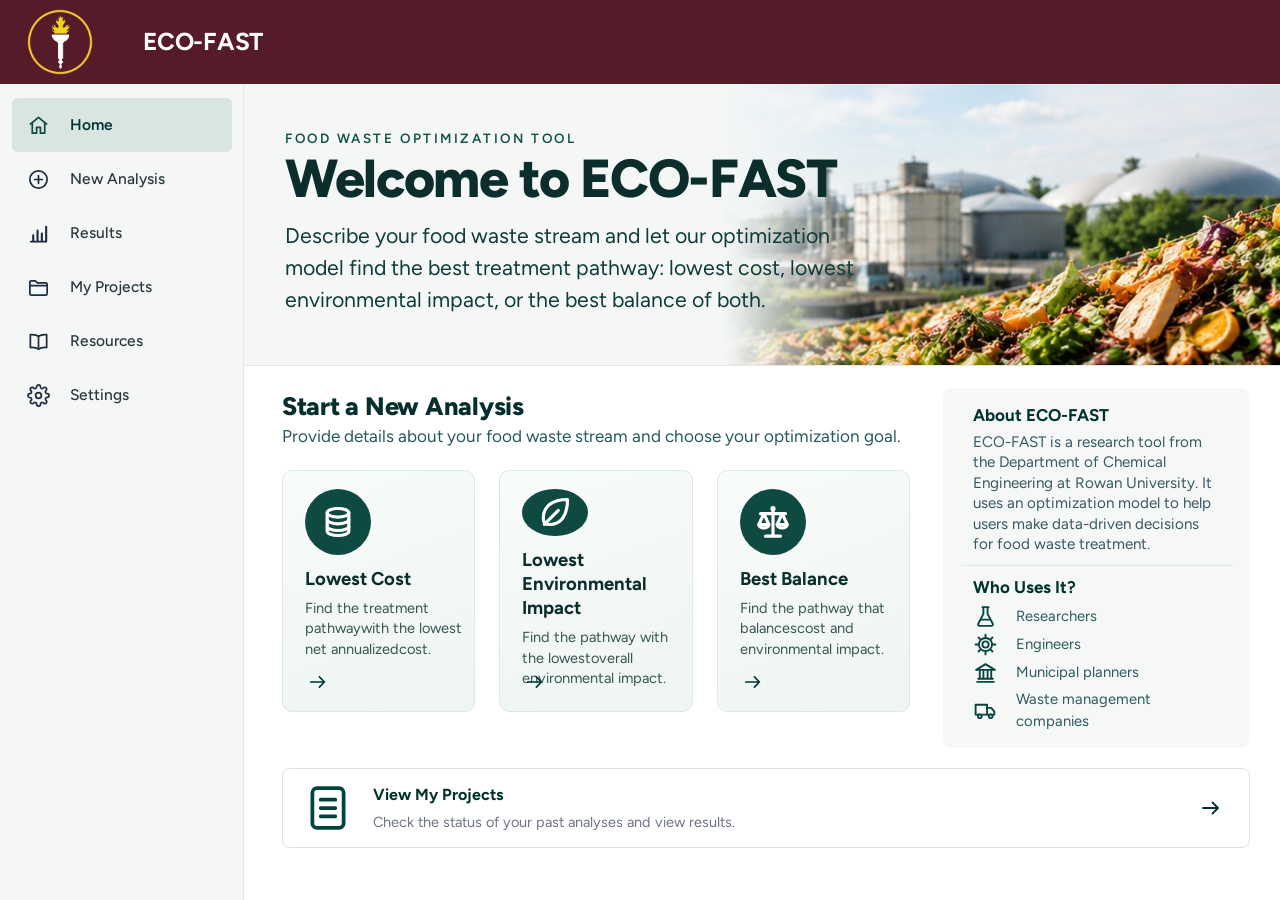
<file: index_backup.html>
<!doctype html>
<html lang="en">
<head>
  <meta charset="utf-8">
  <meta name="viewport" content="width=device-width, initial-scale=1">
  <title>ECO-FAST | Rowan University</title>
  <meta name="description" content="ECO-FAST: find the best treatment pathway for a food waste stream.">
  <link rel="preconnect" href="https://fonts.googleapis.com">
  <link href="https://fonts.googleapis.com/css2?family=Figtree:wght@400;500;600;700;800&family=Inter:wght@400;500;600;700&display=swap" rel="stylesheet">
  <link rel="icon" href="assets/rowan_torch.png">
  <style>
    * { box-sizing: border-box; }
    html, body { margin: 0; background: #fff; color: #1B2420; font-family: 'Figtree', system-ui, -apple-system, 'Segoe UI', sans-serif; font-size: 16px; line-height: 1.5; }
    a { color: inherit; text-decoration: none; }

    /* Top bar */
    .topbar { display: flex; align-items: center; gap: 50px; height: 84px; padding: 0 27px; background: #561B29; }
    .rowan-logo { width: 66px; height: 66px; display: block; }
    .top-name { color: #fff; font-weight: 700; font-size: 24.5px; letter-spacing: -0.01em; }

    /* Layout */
    .layout { display: grid; grid-template-columns: 244px minmax(0, 1fr); min-height: calc(100vh - 84px);
      background: linear-gradient(to right, #F5F7F7 243px, #E3E8E6 243px, #E3E8E6 244px, #fff 244px); }
    .sidebar { position: sticky; top: 0; align-self: start; padding: 14px 12px; }
    .nav-item { display: flex; align-items: center; gap: 20px; height: 54px; padding: 0 15px; border-radius: 6px;
      font-size: 15.5px; font-weight: 500; color: #28373D; }
    .nav-item svg { width: 23px; height: 23px; flex: none; color: #1D2D3F; }
    .nav-item:hover { background: #ECF2EF; }
    .nav-item.active { background: #D8E5E0; color: #023335; font-weight: 600; }
    .nav-item.active svg { color: #0E4A42; }

    /* Hero */
    .home-hero { position: relative; height: 282px; background: #F4F7F6; border-bottom: 1px solid #E3E8E6; overflow: hidden; }
    .hh-text { position: relative; z-index: 1; padding: 44px 0 0 41px; max-width: 640px; }
    .eyebrow { font-size: 13.4px; font-weight: 600; letter-spacing: .19em; color: #0F5145; }
    .hh-title { margin: 2px 0 14px; font-size: 53.5px; line-height: 1.05; font-weight: 800; letter-spacing: -0.025em; color: #0B2E2D; }
    .hh-lead { margin: 0; font-size: 21.3px; line-height: 32px; color: #0F3B3A; max-width: 570px; }
    .hh-photo { position: absolute; top: 0; right: 0; bottom: 0; width: 54%;
      background: url('assets/home_hero.jpg') center / cover no-repeat;
      -webkit-mask-image: linear-gradient(to right, transparent 0%, #000 26%); mask-image: linear-gradient(to right, transparent 0%, #000 26%); }

    /* Body */
    .home-body { display: grid; grid-template-columns: minmax(0, 1fr) clamp(300px, 24vw, 392px); column-gap: 33px; row-gap: 20px; padding: 22px 30px 22px 38px; align-items: stretch; }
    .home-main { padding-top: 0; }
    .hb-title { margin: 0; font-size: 25.3px; font-weight: 800; letter-spacing: -0.01em; color: #052E2C; }
    .hb-sub { margin: -2px 0 20px; font-size: 17.1px; color: #25585C; }
    .goal-cards { display: grid; grid-template-columns: repeat(3, minmax(0, 1fr)); gap: 24px; }
    .goal { position: relative; display: flex; flex-direction: column; align-items: flex-start; height: 242px; padding: 18px 10px 22px 22px;
      background: linear-gradient(160deg, #F8FBFA 0%, #EEF5F2 100%); border: 1px solid #DBEAE5; border-radius: 10px; }
    .goal:hover { border-color: #9FC3B7; box-shadow: 0 6px 18px rgba(14,74,66,.08); }
    .g-ico { width: 66px; height: 66px; border-radius: 50%; background: #0E4A42; display: grid; place-items: center; }
    .g-ico svg { width: 40px; height: 40px; }
    .g-title { margin-top: 12px; font-size: 18.5px; font-weight: 700; line-height: 1.3; color: #0B2E2D; }
    .g-desc { margin-top: 7px; font-size: 14.6px; line-height: 20.5px; color: #375652; white-space: nowrap; }
    .goal .arr { position: absolute; left: 24px; bottom: 18px; width: 22px; height: 22px; color: #003333; }
    .wide-card { grid-column: 1 / -1; display: flex; align-items: center; gap: 20px; height: 80px; padding: 0 26px 0 28px; background: #fff;
      border: 1px solid #D9E3E0; border-radius: 8px; }
    .wide-card:hover { border-color: #9FC3B7; }
    .wc-ico { width: 50px; height: 50px; margin-left: -8px; color: #034339; flex: none; }
    .wc-text { display: flex; flex-direction: column; gap: 5px; flex: 1; }
    .wc-title { font-size: 16px; font-weight: 700; color: #00322A; }
    .wc-sub { font-size: 14.5px; color: #6C7485; }
    .wide-card .arr { width: 24px; height: 24px; color: #003333; }

    /* About panel */
    .about { background: #F5F8F7; border-radius: 10px; padding: 15px 28px 16px 30px; }
    .ab-title { margin: 0 0 3px; font-size: 17px; font-weight: 700; color: #00332D; }
    .ab-text { margin: 0; font-size: 15.2px; line-height: 20.5px; color: #365963; }
    .about hr { border: none; border-top: 1px solid #E1E8EC; margin: 10px -12px 9px; }
    .ab-list { list-style: none; margin: 4px 0 0; padding: 0; display: flex; flex-direction: column; gap: 3px; }
    .ab-list li { display: flex; align-items: center; gap: 18px; font-size: 14.8px; color: #2E5A5E; }
    .ab-list svg { width: 25px; height: 25px; color: #064542; flex: none; }

    @media (max-width: 1450px) { .g-desc { white-space: normal; } .g-desc br { display: none; } .ab-text { max-width: none; } }
    @media (max-width: 1200px) { .home-body { grid-template-columns: 1fr; } .about { max-width: 720px; } }
    /* Phones and small tablets */
    @media (max-width: 899px) {
      .g-desc { white-space: normal; } .g-desc br { display: none; }
      .home-body { grid-template-columns: 1fr; } .about { max-width: 720px; } .ab-text { max-width: none; }
      .goal-cards { grid-template-columns: 1fr; } .goal { height: auto; min-height: 0; padding-bottom: 60px; }
      .layout { grid-template-columns: 1fr; background: #fff; }
      .sidebar { position: static; display: flex; flex-wrap: wrap; background: #F5F7F7; border-bottom: 1px solid #E3E8E6; padding: 8px; }
      .sidebar nav { display: flex; flex-wrap: wrap; }
      .nav-item { height: 42px; gap: 10px; padding: 0 12px; font-size: 14px; }
      .home-hero { height: auto; } .hh-photo { display: none; }
      .hh-text { padding: 32px 20px; } .hh-title { font-size: 40px; } .hh-lead { font-size: 18px; line-height: 27px; }
      .home-body { padding-left: 20px; padding-right: 20px; }
    }
    @media (max-width: 640px) { .topbar { height: 64px; gap: 18px; padding: 0 14px; } .rowan-logo { width: 48px; height: 48px; } .top-name { font-size: 20px; } }


    /* ---------- Placeholder pages ---------- */
    .hidden { display: none !important; }
    .page-wrap { padding: 44px 30px 40px 41px; max-width: 1100px; }
    .pg-eyebrow { font-size: 13.4px; font-weight: 600; letter-spacing: .19em; color: #0F5145; }
    .pg-title { margin: 2px 0 10px; font-size: 44px; line-height: 1.05; font-weight: 800; letter-spacing: -0.025em; color: #0B2E2D; }
    .pg-sub { margin: 0 0 30px; font-size: 17.1px; color: #25585C; max-width: 720px; }
    .soon { display: flex; align-items: center; gap: 20px; max-width: 720px; padding: 26px 28px; border-radius: 10px;
      background: linear-gradient(160deg, #F8FBFA 0%, #EEF5F2 100%); border: 1px solid #DBEAE5; }
    .soon .g-ico { flex: none; }
    .soon-t { font-size: 18.5px; font-weight: 700; color: #0B2E2D; }
    .soon-d { margin-top: 4px; font-size: 14.8px; line-height: 21px; color: #375652; }
    .back { display: inline-flex; align-items: center; gap: 8px; margin-top: 26px; font-size: 15.5px; font-weight: 700; color: #0E4A42; }
    .back svg { width: 20px; height: 20px; }
    @media (max-width: 640px) { .page-wrap { padding: 28px 16px 56px; } .pg-title { font-size: 32px; } }

    /* ---------- New Analysis: step tabs ---------- */
    .na-wrap { padding: 36px 30px 48px 41px; max-width: 1200px; }
    .na-title { margin: 2px 0 4px; font-size: 40px; line-height: 1.1; font-weight: 800; letter-spacing: -0.025em; color: #0B2E2D; }
    .na-sub { margin: 4px 0 22px; font-size: 17.1px; color: #25585C; }
    .steps { display: flex; align-items: center; padding: 14px 18px; background: #F5F8F7; border: 1px solid #E3E8E6; border-radius: 10px; margin-bottom: 22px; overflow-x: auto; }
    .step { display: flex; align-items: center; gap: 10px; padding: 6px 8px; border: none; background: none; font: inherit; cursor: pointer; border-radius: 8px; white-space: nowrap; color: #4B6B6E; }
    .step:hover { background: #EAF1EE; }
    .step .num { width: 30px; height: 30px; border-radius: 50%; display: grid; place-items: center; font-size: 14px; font-weight: 700; border: 1.5px solid #AFC3BC; color: #4B6B6E; background: #fff; flex: none; }
    .step .lbl { font-size: 15px; font-weight: 600; }
    .step.active .num { background: #0E4A42; border-color: #0E4A42; color: #fff; }
    .step.active .lbl { color: #0B2E2D; font-weight: 700; }
    .step.done .num { background: #D8E5E0; border-color: #D8E5E0; color: #0E4A42; }
    .step-line { flex: 1; min-width: 18px; height: 2px; background: #D3DEDA; margin: 0 6px; }
    .step-panel { background: #fff; border: 1px solid #DBEAE5; border-radius: 10px; padding: 24px 26px 26px; }
    .step-panel h2 { margin: 0 0 4px; font-size: 22px; font-weight: 800; color: #052E2C; letter-spacing: -0.01em; }
    .step-panel .p-sub { margin: 0 0 18px; font-size: 15.5px; color: #4B6B6E; }
    .step-empty { padding: 34px 22px; border-radius: 10px; background: #F5F8F7; border: 1px dashed #B9CCC5; color: #4B6B6E; font-size: 15px; text-align: center; }
    .nav-btns { display: flex; justify-content: space-between; gap: 12px; margin-top: 20px; }
    .btn-back { height: 48px; padding: 0 20px; border-radius: 6px; border: 1px solid #CCD2E0; background: #fff; font: inherit; font-size: 15.5px; font-weight: 600; color: #0E3A3A; cursor: pointer; }
    .btn-next { display: inline-flex; align-items: center; gap: 8px; height: 48px; padding: 0 22px; border: none; border-radius: 6px; background: #114D47; color: #fff; font: inherit; font-size: 15.5px; font-weight: 700; cursor: pointer; }
    .btn-next:hover { background: #0C3D38; }
    .btn-next svg { width: 20px; height: 20px; }
    @media (max-width: 899px) { .na-wrap { padding: 24px 16px 48px; } .na-title { font-size: 30px; } }

    /* ---------- New Analysis: header + chevron steps ---------- */
    .na-wrap { max-width: 1340px; }
    .na-h1 { margin: 0; font-size: 30px; line-height: 1.15; font-weight: 800; letter-spacing: -0.02em; color: #0B2E2D; }
    .na-sub { margin: 4px 0 18px; font-size: 16px; color: #25585C; }
    .steps { display: flex; padding: 0; background: #F5F8F7; border: 1px solid #DCE6E2; border-radius: 8px; margin-bottom: 20px; overflow: hidden; gap: 0; }
    .step { position: relative; flex: 1 1 auto; display: flex; align-items: center; gap: 12px; height: 46px; padding: 0 18px 0 30px; border-radius: 0; background: transparent;
      clip-path: polygon(0 0, calc(100% - 16px) 0, 100% 50%, calc(100% - 16px) 100%, 0 100%, 16px 50%); margin-right: -14px; }
    .step:first-child { padding-left: 16px; clip-path: polygon(0 0, calc(100% - 16px) 0, 100% 50%, calc(100% - 16px) 100%, 0 100%); }
    .step:last-child { margin-right: 0; clip-path: polygon(0 0, 100% 0, 100% 100%, 0 100%, 16px 50%); }
    .step:hover { background: #EAF1EE; }
    .step .num { width: 28px; height: 28px; font-size: 14px; }
    .step .lbl { font-size: 14.5px; }
    .step.active { background: #0E4A42; }
    .step.active .num { background: #fff; border-color: #fff; color: #0E4A42; }
    .step.active .lbl { color: #fff; }
    .step.done { background: #E3EEEA; }
    .step-line { display: none; }

    /* ---------- Feedstock step ---------- */
    .fs-grid { display: grid; grid-template-columns: minmax(0, 1fr) minmax(0, 1.15fr) 280px; grid-template-areas: "a b i" "c d i"; gap: 20px; align-items: start; }
    .fs-a { grid-area: a; } .fs-b { grid-area: b; } .fs-c { grid-area: c; } .fs-d { grid-area: d; } .fs-i { grid-area: i; }
    .fs-a, .fs-b { align-self: stretch; }
    .card { background: #fff; border: 1px solid #DCE6E2; border-radius: 8px; overflow: hidden; }
    .card-h { padding: 12px 16px; background: #F5F8F7; border-bottom: 1px solid #E3EAE7; }
    .card-h h3 { margin: 0; font-size: 16.5px; font-weight: 700; color: #0B2E2D; }
    .card-h small { display: block; font-size: 12.5px; color: #6C7485; margin-top: 1px; }
    .card-b { padding: 14px 16px 16px; }
    .f { margin-bottom: 14px; }
    .f:last-child { margin-bottom: 0; }
    .f > label, .lbl-s { display: block; font-size: 14px; font-weight: 600; color: #1C2A3A; margin-bottom: 6px; }
    .req { color: #B42318; }
    .fin { width: 100%; height: 40px; padding: 0 12px; border: 1px solid #CCD2E0; border-radius: 5px; background: #fff; font: inherit; font-size: 14.5px; color: #13242D; outline: none; }
    textarea.fin { height: 80px; padding: 9px 12px; resize: vertical; line-height: 1.45; }
    select.fin { appearance: none; padding-right: 32px; cursor: pointer;
      background: #fff url("data:image/svg+xml,%3Csvg xmlns='http://www.w3.org/2000/svg' viewBox='0 0 24 24'%3E%3Cpath d='M6 9l6 6 6-6' fill='none' stroke='%233C4757' stroke-width='2' stroke-linecap='round' stroke-linejoin='round'/%3E%3C/svg%3E") right 10px center / 16px no-repeat; }
    .fin:focus { border-color: #0E4A42; box-shadow: 0 0 0 3px rgba(14,74,66,.13); }
    .fin[readonly] { background: #F5F8F7; color: #4B6B6E; }
    .pair { display: grid; grid-template-columns: minmax(0, 1fr) 100px; gap: 8px; }
    .two { display: grid; grid-template-columns: 1fr 1fr; gap: 14px; }
    .three { display: grid; grid-template-columns: 1fr 1fr 1fr; gap: 12px; }
    .pct { position: relative; }
    .pct .fin { padding-right: 30px; }
    .pct span { position: absolute; right: 11px; top: 50%; transform: translateY(-50%); font-size: 13.5px; color: #4B6B6E; pointer-events: none; }
    .sub-h { margin: 18px 0 8px; font-size: 15px; font-weight: 700; color: #0B2E2D; }
    .lbl-s { font-size: 13.2px; }
    .hint-s { display: block; margin-top: 4px; font-size: 12.2px; color: #6C7485; }

    .ctbl { width: 100%; border-collapse: collapse; font-size: 14px; }
    .ctbl th { text-align: left; font-size: 13px; font-weight: 700; color: #1C2A3A; padding: 8px 10px; background: #F5F8F7; border-bottom: 1px solid #E3EAE7; }
    .ctbl th.n { text-align: center; }
    .ctbl td { padding: 4px 6px; border-bottom: 1px solid #EEF2F0; }
    .ctbl td:first-child { padding-left: 10px; font-weight: 600; color: #1C2A3A; width: 34%; }
    .ctbl .fin { height: 34px; text-align: center; padding: 0 8px; }
    .ctbl tfoot td { font-weight: 700; color: #0B2E2D; text-align: center; background: #F5F8F7; padding: 9px 6px; }
    .ctbl tfoot td:first-child { text-align: left; }
    .verify { display: flex; align-items: center; gap: 8px; margin-top: 12px; font-size: 14px; font-weight: 600; color: #1F7A4A; }
    .verify.bad { color: #9A6200; }
    .verify svg { width: 20px; height: 20px; flex: none; }

    .adata { display: grid; grid-template-columns: 130px minmax(0, 150px) auto; gap: 8px 12px; align-items: center; }
    .adata label { font-size: 14px; color: #1C2A3A; }
    .adata .fin { height: 34px; }
    .adata .u { font-size: 13.5px; color: #4B6B6E; }
    .adata select.fin { width: 96px; }
    .btn-add { display: inline-flex; align-items: center; gap: 8px; margin-top: 14px; height: 38px; padding: 0 14px; border: 1px solid #CCD2E0; border-radius: 6px; background: #fff;
      font: inherit; font-size: 14.2px; font-weight: 600; color: #0E4A42; cursor: pointer; }
    .btn-add:hover { border-color: #0E4A42; }
    .btn-add svg { width: 18px; height: 18px; }
    .x { border: none; background: none; color: #8A949E; cursor: pointer; font-size: 18px; line-height: 1; padding: 4px; }

    .fs-i { background: #F2F7F5; border: 1px solid #DCE6E2; border-radius: 8px; padding: 18px 20px 20px; }
    .fs-i .ih { display: flex; align-items: center; gap: 10px; margin-bottom: 10px; }
    .fs-i .ih svg { width: 24px; height: 24px; color: #0E4A42; flex: none; }
    .fs-i h4 { margin: 0; font-size: 16px; font-weight: 700; color: #0B2E2D; }
    .fs-i p { margin: 0 0 14px; padding-bottom: 14px; border-bottom: 1px solid #DCE6E2; font-size: 13.6px; line-height: 20px; color: #4B6B6E; }
    .fs-i h5 { margin: 12px 0 6px; font-size: 15px; font-weight: 700; color: #0B2E2D; }
    .fs-i ul { margin: 0; padding-left: 20px; font-size: 14px; line-height: 22px; color: #2E5A5E; }

    .fs-foot { display: flex; justify-content: space-between; align-items: center; gap: 12px; margin-top: 20px; padding-top: 18px; border-top: 1px solid #E3EAE7; }
    .btn-draft { display: inline-flex; align-items: center; gap: 10px; height: 46px; padding: 0 18px; border-radius: 6px; border: 1px solid #CCD2E0; background: #fff;
      font: inherit; font-size: 15px; font-weight: 600; color: #0E3A3A; cursor: pointer; }
    .btn-draft svg { width: 20px; height: 20px; }
    .saved { margin-left: 12px; font-size: 13.5px; color: #1F7A4A; }

    @media (max-width: 1300px) { .fs-grid { grid-template-columns: 1fr 1fr; grid-template-areas: "a b" "c d" "i i"; } }
    @media (max-width: 899px) {
      .fs-grid { grid-template-columns: 1fr; grid-template-areas: "a" "b" "c" "d" "i"; }
      .steps { flex-direction: column; } .step, .step:first-child, .step:last-child { clip-path: none; margin: 0; padding-left: 16px; }
      .three { grid-template-columns: 1fr; }
    }

    /* Analysis summary panel */
    .fs-i { background: #fff; padding: 0; overflow: hidden; }
    .sum-h { display: flex; align-items: center; gap: 12px; padding: 14px 18px; background: #F2F7F5; border-bottom: 1px solid #DCE6E2; }
    .sum-ico { width: 36px; height: 36px; border-radius: 8px; background: #0E4A42; display: grid; place-items: center; flex: none; }
    .sum-ico svg { width: 21px; height: 21px; }
    .sum-h h4 { margin: 0; font-size: 18px; font-weight: 800; color: #0B2E2D; }
    .sum-b { padding: 6px 18px 16px; }
    .sr { display: grid; grid-template-columns: 112px 1fr; gap: 10px; padding: 9px 0; font-size: 14px; }
    .sr span:first-child { color: #4B6B6E; }
    .sr span:last-child { color: #0B2E2D; font-weight: 600; word-break: break-word; }
    .sum-sep { border: none; border-top: 1px solid #E3EAE7; margin: 8px 0 12px; }
    .sum-t { font-size: 14.5px; font-weight: 700; color: #0B2E2D; margin-bottom: 6px; }
    .sum-t small { font-weight: 400; color: #4B6B6E; font-size: 13.5px; }
    .cr { display: flex; justify-content: space-between; padding: 4px 0; font-size: 14px; color: #1C2A3A; }
    .cr b { font-weight: 600; color: #0B2E2D; }
    .muted { color: #8A949E !important; font-weight: 500 !important; }

    /* ===== New Analysis: match the mockup (Inter font, mockup shapes) ===== */
    #page-new { --ink: #0F2E2B; --muted: #5A6B70; --line: #D7E2DE; --tint: #F2F7F5; --g: #0E4A42; }
    #page-new, #page-new button, #page-new input, #page-new select, #page-new textarea { font-family: 'Inter', system-ui, -apple-system, 'Segoe UI', sans-serif; }
    #page-new .na-wrap { max-width: none; padding: 20px 22px 0 22px; }
    #page-new .na-h1 { font-size: 25px; font-weight: 700; letter-spacing: -0.015em; color: var(--ink); }
    #page-new .na-sub { margin: 2px 0 16px; font-size: 14px; color: var(--muted); letter-spacing: .005em; }

    /* chevron step bar: only the active step is filled, the rest are split by thin chevron lines */
    #page-new .steps { height: 46px; background: var(--tint); border: 1px solid var(--line); border-radius: 6px; margin-bottom: 22px; }
    #page-new .step { flex: 1 1 0; height: 44px; gap: 12px; padding: 0 20px 0 34px; margin-right: -16px; background: var(--line);
      clip-path: polygon(0 0, calc(100% - 16px) 0, 100% 50%, calc(100% - 16px) 100%, 0 100%, 16px 50%); }
    #page-new .step::before { content: ""; position: absolute; inset: 0; background: var(--tint);
      clip-path: polygon(0 0, calc(100% - 17.5px) 0, calc(100% - 1.5px) 50%, calc(100% - 17.5px) 100%, 0 100%, 16px 50%); }
    #page-new .step:first-of-type { padding-left: 14px; clip-path: polygon(0 0, calc(100% - 16px) 0, 100% 50%, calc(100% - 16px) 100%, 0 100%); }
    #page-new .step:first-of-type::before { clip-path: polygon(0 0, calc(100% - 17.5px) 0, calc(100% - 1.5px) 50%, calc(100% - 17.5px) 100%, 0 100%); }
    #page-new .step:last-of-type { margin-right: 0; clip-path: polygon(0 0, 100% 0, 100% 100%, 0 100%, 16px 50%); }
    #page-new .step:last-of-type::before { clip-path: polygon(0 0, 100% 0, 100% 100%, 0 100%, 16px 50%); }
    #page-new .step:nth-of-type(1) { z-index: 5; } #page-new .step:nth-of-type(2) { z-index: 4; } #page-new .step:nth-of-type(3) { z-index: 3; } #page-new .step:nth-of-type(4) { z-index: 2; } #page-new .step:nth-of-type(5) { z-index: 1; }
    #page-new .step > span { position: relative; }
    #page-new .step:hover::before { background: #E8F0EC; }
    #page-new .step .num { width: 26px; height: 26px; font-size: 13.5px; font-weight: 600; border: 1.5px solid #6F8C86; color: var(--ink); background: transparent; }
    #page-new .step .lbl { font-size: 13.5px; font-weight: 500; color: var(--ink); }
    #page-new .step.done, #page-new .step { background: var(--line); }
    #page-new .step.done .num { background: transparent; border-color: #6F8C86; color: var(--ink); }
    #page-new .step.active, #page-new .step.active::before { background: var(--g); }
    #page-new .step.active .num { background: #fff; border-color: #fff; color: var(--g); }
    #page-new .step.active .lbl { color: #fff; font-weight: 600; }

    /* cards */
    #page-new .fs-grid { grid-template-columns: minmax(0, 432fr) minmax(0, 510fr) minmax(250px, 277fr); gap: 20px 22px; }
    #page-new .card { border: 1px solid var(--line); border-radius: 6px; box-shadow: 0 1px 2px rgba(16,40,36,.04); }
    #page-new .card-h { padding: 11px 14px 9px; background: var(--tint); border-bottom: 1px solid #E6EDEA; }
    #page-new .card-h h3 { font-size: 16px; font-weight: 600; color: var(--ink); letter-spacing: -0.005em; }
    #page-new .card-h small { font-size: 11.5px; color: var(--muted); margin-top: 0; }
    #page-new .card-b { padding: 13px 14px 16px; }
    #page-new .f { margin-bottom: 13px; }
    #page-new .f > label, #page-new .lbl-s { font-size: 13px; font-weight: 600; color: var(--ink); margin-bottom: 6px; }
    #page-new .fin { height: 34px; padding: 0 11px; border: 1px solid #CFDCD8; border-radius: 4px; font-size: 13.5px; color: var(--ink); }
    #page-new textarea.fin { height: 80px; padding: 8px 11px; }
    #page-new select.fin { background-size: 14px; background-position: right 9px center; padding-right: 30px; }
    #page-new .fin[readonly] { background: #fff; color: var(--ink); }
    #page-new .fin::placeholder { color: #9AA6A3; }
    #page-new .pair { grid-template-columns: minmax(0, 1fr) 102px; gap: 8px; }
    #page-new .two { gap: 18px; }
    #page-new .three { gap: 14px; }
    #page-new .sub-h { margin: 14px 0 8px; font-size: 14px; font-weight: 600; color: var(--ink); }
    #page-new .hint-s { font-size: 11.5px; }
    #page-new .pct span { font-size: 13px; color: var(--ink); }

    /* composition table: boxed grid */
    #page-new .fs-c .card-b { padding: 8px 14px 14px !important; }
    #page-new .ctbl { border: 1px solid #E1E9E6; border-radius: 6px; border-collapse: separate; border-spacing: 0; overflow: hidden; font-size: 13px; }
    #page-new .ctbl th { font-size: 12.5px; font-weight: 600; color: var(--ink); padding: 8px 12px; background: #F2F7F5; border-bottom: 1px solid #E1E9E6; }
    #page-new .ctbl th + th, #page-new .ctbl td + td { border-left: 1px solid #E1E9E6; }
    #page-new .ctbl td { padding: 3px 4px; border-bottom: 1px solid #E8EEEC; }
    #page-new .ctbl td:first-child { padding-left: 12px; font-weight: 600; font-size: 12.8px; color: var(--ink); }
    #page-new .ctbl .fin { height: 31px; font-size: 13px; }
    #page-new .ctbl tfoot td { background: #F2F7F5; padding: 9px 4px; font-size: 13px; font-weight: 700; border-bottom: none; }
    #page-new .verify { margin: 12px 0 0 2px !important; font-size: 13px; font-weight: 500; color: #1E8A4C; }
    #page-new .verify svg { width: 19px; height: 19px; }

    /* additional data */
    #page-new .adata { grid-template-columns: 150px minmax(0, 145px) auto; gap: 8px 14px; }
    #page-new .adata label { font-size: 13px; color: var(--ink); }
    #page-new .adata .fin { height: 30px; }
    #page-new .adata .u { font-size: 13px; color: var(--ink); }
    #page-new .adata select.fin { width: 90px; }
    #page-new .btn-add { height: 38px; border-radius: 6px; border-color: #CFDCD8; font-size: 13.5px; font-weight: 500; color: var(--g); background: #fff; }

    /* Analysis Summary (matches the summary mockup) */
    #page-new .fs-i { border-radius: 8px; }
    #page-new .sum-h { padding: 16px 16px 14px; background: var(--tint); border-bottom: 1px solid #E6EDEA; gap: 12px; }
    #page-new .sum-ico { width: 30px; height: 34px; border-radius: 6px; background: #1C5A48; }
    #page-new .sum-ico svg { width: 18px; height: 18px; }
    #page-new .sum-h h4 { font-size: 18px; font-weight: 700; color: #134B3E; letter-spacing: -0.01em; }
    #page-new .sum-b { padding: 8px 14px 14px; }
    #page-new .sr { grid-template-columns: 102px 1fr; gap: 12px; padding: 8px 0; font-size: 13px; }
    #page-new .sr span:first-child { color: #44535A; }
    #page-new .sr span:last-child { color: #1C2A30; font-weight: 400; }
    #page-new .sum-sep { margin: 8px 0 12px; border-top-color: #E3EAE7; }
    #page-new .sum-t { font-size: 13.5px; font-weight: 600; color: #1C2A30; margin-bottom: 8px; }
    #page-new .sum-t small { font-size: 13px; font-weight: 400; color: #44535A; }
    #page-new .cr { padding: 3px 0; font-size: 13px; color: #1C2A30; }
    #page-new .cr b { font-weight: 400; color: #1C2A30; }
    #page-new .muted { color: #9AA6A3 !important; }

    /* footer band */
    #page-new .fs-foot { margin: 22px -22px 0; padding: 16px 22px 18px; background: #F7FAF9; border-top: 1px solid #E3EAE7; }
    #page-new .btn-draft { height: 46px; padding: 0 22px; border-radius: 6px; border-color: #CFDCD8; background: #F2F7F5; font-size: 14px; font-weight: 500; color: var(--ink); }
    #page-new .btn-next { height: 46px; padding: 0 24px; border-radius: 6px; font-size: 14.5px; font-weight: 600; background: var(--g); }
    #page-new .nav-btns { margin-top: 22px; }
    #page-new .step-panel { border-radius: 6px; }
    @media (max-width: 899px) { #page-new .step, #page-new .step::before { clip-path: none !important; margin: 0; } #page-new .steps { height: auto; } }

    /* ===== Pathways step ===== */
    #page-new { --s1: #1F8A5B; --s1t: #E7F5EE; --s2: #6A3D9A; --s2t: #F2ECF9; --s3: #C0561B; --s3t: #FCEFE6; }
    #page-new .pw-map { margin-bottom: 20px; }
    #page-new .pw-map .card-h { padding: 8px 14px; display: flex; align-items: center; justify-content: space-between; gap: 12px; flex-wrap: wrap; }
    #page-new .pw-count { display: inline-flex; align-items: center; gap: 8px; font-size: 13px; color: var(--ink); }
    #page-new .pw-count b { display: inline-grid; place-items: center; min-width: 34px; height: 26px; padding: 0 8px; border-radius: 13px; background: #0E4A42; color: #fff; font-size: 13px; }
    #page-new .pw-ctl { display: inline-flex; gap: 4px; margin-left: 6px; }
    #page-new .pw-ctl button { width: 30px; height: 30px; border: 1px solid #CFDCD8; border-radius: 6px; background: #fff; color: var(--ink); cursor: pointer; display: grid; place-items: center; }
    #page-new .pw-ctl button:hover { border-color: var(--g); }
    #page-new .pw-ctl svg { width: 14px; height: 14px; }
    #page-new .pw-map .card-b { padding: 10px 14px 14px; }
    #page-new .pw-map svg.map { display: block; width: 100%; max-width: 1000px; height: auto; margin: 0 auto; }
    #page-new .map text { font-family: 'Inter', sans-serif; }
    #page-new .map .flow { stroke-dasharray: 2 12; stroke-linecap: round; animation: pwflow .7s linear infinite; }
    @keyframes pwflow { to { stroke-dashoffset: -14; } }
    #page-new .map .glow { animation: pwglow 1.4s ease-in-out infinite; }
    @keyframes pwglow { 50% { opacity: .55; } }
    @media (prefers-reduced-motion: reduce) { #page-new .map .flow, #page-new .map .glow { animation: none; } }
    #page-new .route { display: flex; align-items: center; flex-wrap: wrap; gap: 6px; min-height: 34px; margin: 6px auto 0; max-width: 1000px; padding: 6px 10px; border-radius: 8px; background: #F7FAF9; font-size: 12.5px; color: var(--muted); }
    #page-new .route .rl { font-weight: 600; color: var(--ink); margin-right: 4px; }
    #page-new .route .rc { display: inline-flex; align-items: center; height: 24px; padding: 0 9px; border-radius: 12px; font-weight: 600; font-size: 12px; color: #fff; }
    #page-new .route .ra { color: #9AA6A3; }
    #page-new .legend { display: flex; gap: 16px; flex-wrap: wrap; justify-content: center; margin-top: 10px; font-size: 12px; color: var(--muted); }
    #page-new .legend span { display: inline-flex; align-items: center; gap: 6px; }
    #page-new .legend i { width: 14px; height: 10px; border-radius: 2px; display: inline-block; }

    #page-new .fs-foot .right { display: flex; gap: 10px; }
    #page-new .pw-nom { display: grid; grid-template-columns: 1.2fr 1.3fr 1.3fr; }
    #page-new .nom { padding: 10px 14px 12px; border-top: 3px solid var(--c); }
    #page-new .nom + .nom { border-left: 1px solid var(--line); }
    #page-new .nom-h { margin-bottom: 6px; font-size: 11px; font-weight: 700; letter-spacing: .07em; text-transform: uppercase; color: var(--c); }
    #page-new .nom-l { display: grid; grid-template-columns: 1fr 1fr; gap: 5px 12px; }
    #page-new .ni { display: flex; align-items: center; gap: 7px; font-size: 12.5px; color: var(--ink); white-space: nowrap; min-width: 0; }
    #page-new .ni b { display: inline-grid; place-items: center; width: 36px; height: 20px; border-radius: 4px; background: var(--c); color: #fff; font-size: 10.5px; font-weight: 700; flex: none; }
    #page-new .ni.byp { color: var(--muted); }
    #page-new .ni.byp svg { width: 36px; flex: none; }
    #page-new .btn-back { height: 46px; padding: 0 20px; border-radius: 6px; border: 1px solid #CFDCD8; background: #fff; font-size: 14px; font-weight: 500; color: var(--ink); }
    @media (max-width: 1100px) { #page-new .pw-nom { grid-template-columns: 1fr; } #page-new .nom + .nom { border-left: none; } }

    /* ===== Cost Assumptions step ===== */
    #page-new .ca-card .card-b { padding: 18px 20px 22px; }
    #page-new .ca-tabs { display: flex; align-items: flex-end; gap: 4px; padding: 0 14px; background: var(--tint); border-bottom: 1px solid var(--line); }
    #page-new .ca-tab { position: relative; height: 46px; padding: 0 14px; border: none; background: none; font-size: 14px; font-weight: 500; color: var(--muted); cursor: pointer; }
    #page-new .ca-tab:hover { color: var(--ink); }
    #page-new .ca-tab.on { color: var(--g); font-weight: 600; }
    #page-new .ca-tab.on::after { content: ""; position: absolute; left: 10px; right: 10px; bottom: -1px; height: 3px; border-radius: 3px 3px 0 0; background: var(--g); }
    #page-new .ca-tab i { display: inline-block; width: 7px; height: 7px; margin-left: 6px; border-radius: 50%; background: #E8B62C; vertical-align: 2px; font-style: normal; }
    #page-new .ca-right { margin-left: auto; display: flex; align-items: center; gap: 10px; padding-bottom: 7px; font-size: 12.5px; color: var(--muted); }
    #page-new .ca-reset { display: inline-flex; align-items: center; gap: 6px; height: 30px; padding: 0 10px; border: 1px solid #CFDCD8; border-radius: 6px; background: #fff; font-size: 12.5px; font-weight: 500; color: var(--ink); cursor: pointer; }
    #page-new .ca-reset:hover { border-color: var(--g); }
    #page-new .ca-reset svg { width: 14px; height: 14px; }
    #page-new .ca-reset:disabled { opacity: .45; cursor: default; }
    #page-new .ca-wrap { max-width: 980px; }
    #page-new .ca-pick { max-width: 480px; margin-bottom: 16px; }
    #page-new .ca-tech { display: flex; align-items: center; gap: 14px; padding: 12px 16px; margin-bottom: 18px; border-radius: 6px; border-left: 4px solid var(--c); background: var(--ct); }
    #page-new .ca-tech b { display: inline-grid; place-items: center; width: 46px; height: 30px; border-radius: 5px; background: var(--c); color: #fff; font-size: 12px; font-weight: 700; flex: none; }
    #page-new .ca-tech .tn { font-size: 15px; font-weight: 600; color: var(--ink); }
    #page-new .ca-tech .ts { font-size: 12.5px; color: var(--muted); }
    #page-new .ca-fields { display: grid; grid-template-columns: 1fr 1fr; gap: 16px 28px; }
    #page-new .ca-f label { display: flex; align-items: center; gap: 6px; margin-bottom: 6px; font-size: 13px; font-weight: 600; color: var(--ink); }
    #page-new .ca-f label .q { display: inline-grid; place-items: center; width: 15px; height: 15px; border-radius: 50%; border: 1.3px solid #8FA39E; color: #6F8C86; font-size: 10px; font-weight: 700; cursor: help; }
    #page-new .ca-in { position: relative; }
    #page-new .ca-in .fin { padding-right: 90px; }
    #page-new .ca-in .u { position: absolute; right: 10px; top: 50%; transform: translateY(-50%); font-size: 12px; color: var(--muted); pointer-events: none; }
    #page-new .fin.chg { background: #FFF7E3; border-color: #E8B62C; }
    #page-new .fin.bad { background: #FDF0EE; border-color: #B42318; }
    #page-new .fin.ro { background: #F5F8F7 !important; color: var(--muted); }
    #page-new .ca-sec { grid-column: 1 / -1; margin: 6px 0 -4px; font-size: 11px; font-weight: 700; letter-spacing: .07em; text-transform: uppercase; color: var(--muted); }
    #page-new .ca-fields.c3 { grid-template-columns: repeat(3, minmax(0, 1fr)); gap: 14px 24px; }
    @media (max-width: 1100px) { #page-new .ca-fields.c3 { grid-template-columns: 1fr 1fr; } }
    @media (max-width: 760px) { #page-new .ca-fields, #page-new .ca-fields.c3 { grid-template-columns: 1fr; } #page-new .ca-tabs { flex-wrap: wrap; } #page-new .ca-right { margin-left: 0; width: 100%; } }

    /* ===== Environmental Assumptions step ===== */
    #page-new .ea-tbl { width: 100%; max-width: 980px; border: 1px solid #E1E9E6; border-radius: 6px; border-collapse: separate; border-spacing: 0; overflow: hidden; font-size: 13px; table-layout: fixed; }
    #page-new .ea-tbl th { text-align: left; padding: 9px 12px; background: #F2F7F5; border-bottom: 1px solid #E1E9E6; font-size: 12.5px; font-weight: 600; color: var(--ink); }
    #page-new .ea-tbl th small { display: block; font-weight: 400; color: var(--muted); font-size: 11.5px; }
    #page-new .ea-tbl th.ghg { border-top: 3px solid #C0561B; }
    #page-new .ea-tbl th.ep { border-top: 3px solid #1D6FB8; }
    #page-new .ea-tbl td { padding: 6px 12px; border-bottom: 1px solid #EDF2F0; vertical-align: middle; color: var(--ink); }
    #page-new .ea-tbl tr:last-child td { border-bottom: none; }
    #page-new .ea-tbl td .nm { font-weight: 600; }
    #page-new .ea-tbl td .nt { display: block; font-size: 11.5px; color: var(--muted); }
    #page-new .ea-tbl td.b { font-size: 12px; color: var(--muted); white-space: nowrap; }
    #page-new .ea-tbl .fin { height: 32px; width: 150px; text-align: right; }
    #page-new .ea-tbl .na { color: #9AA6A3; font-size: 12px; }
    #page-new .ea-gap { height: 18px; }
    #page-new .ea-tbl .fin { max-width: 100%; }
    @media (max-width: 760px) { main { min-width: 0; } #page-new .ea-scroll { overflow-x: auto; } #page-new .ea-tbl { min-width: 560px; } }

    /* ===== My Projects ===== */
    #page-projects .page-wrap { max-width: 1180px; }
    #page-projects .pg-sub { margin-bottom: 22px; }
    .pj-bar { display: flex; flex-wrap: wrap; align-items: center; gap: 12px; margin-bottom: 20px; }
    .pj-search { position: relative; flex: 1 1 260px; max-width: 360px; }
    .pj-search svg { position: absolute; left: 12px; top: 50%; width: 18px; height: 18px; transform: translateY(-50%); color: #6B7F7A; }
    .pj-search input { width: 100%; height: 42px; padding: 0 12px 0 38px; border: 1.5px solid #CFDCD8; border-radius: 8px; font: inherit; font-size: 15px; color: #0B2E2D; background: #fff; box-sizing: border-box; }
    .pj-search input:focus, .pj-sort:focus { outline: none; border-color: #0E4A42; box-shadow: 0 0 0 3px rgba(14,74,66,.12); }
    .pj-seg { display: inline-flex; padding: 3px; border-radius: 9px; background: #EEF3F1; }
    .pj-seg button { border: none; background: none; padding: 7px 13px; border-radius: 7px; font: inherit; font-size: 14px; font-weight: 600; color: #375652; cursor: pointer; }
    .pj-seg button i { font-style: normal; margin-left: 4px; padding: 1px 7px; border-radius: 99px; background: #DCE6E2; font-size: 12px; }
    .pj-seg button.on { background: #fff; color: #0B2E2D; box-shadow: 0 1px 3px rgba(11,46,45,.15); }
    .pj-seg button.on i { background: #0E4A42; color: #fff; }
    .pj-sort { height: 42px; padding: 0 10px; border: 1.5px solid #CFDCD8; border-radius: 8px; font: inherit; font-size: 14px; color: #0B2E2D; background: #fff; }
    .pj-new { display: inline-flex; align-items: center; gap: 8px; height: 42px; padding: 0 18px; border: none; border-radius: 8px; background: #0E4A42; color: #fff; font: inherit; font-size: 15px; font-weight: 700; cursor: pointer; }
    .pj-new:hover { background: #0B3B35; }
    .pj-new svg { width: 18px; height: 18px; }
    .pj-bar .pj-new { margin-left: auto; }
    .pj-grid { display: grid; grid-template-columns: repeat(auto-fill, minmax(340px, 1fr)); gap: 18px; align-items: start; }
    .pj-card { position: relative; display: flex; flex-direction: column; padding: 18px 18px 14px; border: 1px solid #DDE5E2; border-top: 4px solid var(--sc); border-radius: 12px; background: #fff; box-shadow: 0 1px 2px rgba(11,46,45,.05); transition: box-shadow .15s, transform .15s; }
    .pj-card:hover { box-shadow: 0 8px 22px rgba(11,46,45,.10); transform: translateY(-1px); }
    .pj-card.done { --sc: #1F8A5B; } .pj-card.draft { --sc: #C98F00; }
    .pj-top { display: flex; align-items: flex-start; gap: 10px; }
    .pj-top h3 { flex: 1; margin: 0; font-size: 18px; line-height: 1.3; font-weight: 700; color: #0B2E2D; }
    .pj-st { flex: none; padding: 3px 10px; border-radius: 99px; font-size: 12px; font-weight: 700; }
    .pj-st.ok { background: #E3F4EA; color: #17693F; } .pj-st.dr { background: #FFF2D6; color: #8A5A00; }
    .pj-more { flex: none; width: 30px; height: 26px; margin: -2px -6px 0 0; border: none; border-radius: 6px; background: none; color: #5A6B70; cursor: pointer; display: grid; place-items: center; }
    .pj-more:hover { background: #EEF3F1; } .pj-more svg { width: 18px; height: 18px; }
    .pj-menu { display: none; position: absolute; right: 12px; top: 46px; z-index: 5; min-width: 150px; padding: 5px; border: 1px solid #DDE5E2; border-radius: 9px; background: #fff; box-shadow: 0 10px 28px rgba(11,46,45,.16); }
    .pj-card.menu .pj-menu { display: block; }
    .pj-menu button { display: block; width: 100%; padding: 8px 10px; border: none; border-radius: 6px; background: none; text-align: left; font: inherit; font-size: 14px; color: #0B2E2D; cursor: pointer; }
    .pj-menu button:hover { background: #F2F7F5; } .pj-menu button.red { color: #B42318; } .pj-menu button.red:hover { background: #FEECEB; }
    .pj-desc { margin: 6px 0 0; font-size: 14px; line-height: 1.45; color: #4A6460; display: -webkit-box; -webkit-line-clamp: 2; -webkit-box-orient: vertical; overflow: hidden; }
    .pj-tags { display: flex; flex-wrap: wrap; gap: 6px; margin-top: 12px; }
    .pj-tag { display: inline-flex; align-items: center; gap: 6px; padding: 3px 10px; border-radius: 99px; font-size: 12.5px; font-weight: 600; color: var(--t); background: color-mix(in srgb, var(--t) 11%, #fff); }
    .pj-tag i { width: 7px; height: 7px; border-radius: 50%; background: var(--t); }
    .pj-tag.plain { color: #375652; background: #F1F5F4; font-weight: 500; }
    .pj-tag svg { width: 13px; height: 13px; }
    .pj-res { display: grid; grid-template-columns: repeat(3, 1fr); gap: 8px; margin-top: 14px; }
    .pj-res div { padding: 9px 10px; border-radius: 8px; background: #F6F9F8; }
    .pj-res div:nth-child(1) { background: #FBF3E8; } .pj-res div:nth-child(2) { background: #EAF5EF; } .pj-res div:nth-child(3) { background: #EAF1FA; }
    .pj-res span { display: block; font-size: 11.5px; color: #4A6460; }
    .pj-res b { display: block; margin-top: 1px; font-size: 18px; font-weight: 800; color: #0B2E2D; font-variant-numeric: tabular-nums; letter-spacing: -0.01em; }
    .pj-res small { font-size: 11px; color: #6B7F7A; }
    .pj-path { display: flex; flex-wrap: wrap; align-items: center; gap: 5px; margin-top: 10px; font-size: 12.5px; }
    .pj-fw { color: #4A6460; } .pj-ar { color: #9AAAA6; }
    .pj-u { padding: 2px 8px; border-radius: 6px; background: #0E4A42; color: #fff; font-weight: 700; }
    .pj-prog { margin-top: 14px; padding: 10px 12px; border-radius: 8px; background: #FFF8E8; }
    .pj-bars { display: grid; grid-template-columns: repeat(5, 1fr); gap: 4px; }
    .pj-bars i { height: 6px; border-radius: 3px; background: #EADFC4; }
    .pj-bars i.on { background: #C98F00; }
    .pj-prog span { display: block; margin-top: 7px; font-size: 12.5px; font-weight: 600; color: #7A5200; }
    .pj-foot { display: flex; align-items: center; gap: 10px; margin-top: auto; padding-top: 14px; }
    .pj-meta { flex: 1; display: flex; flex-wrap: wrap; align-items: center; gap: 4px 10px; font-size: 12.5px; color: #6B7F7A; }
    .pj-goal { padding: 2px 9px; border-radius: 99px; background: var(--gt); color: var(--gc); font-weight: 700; }
    .pj-btn { flex: none; display: inline-flex; align-items: center; gap: 6px; height: 36px; padding: 0 14px; border: 1.5px solid #0E4A42; border-radius: 8px; background: #fff; color: #0E4A42; font: inherit; font-size: 14px; font-weight: 700; cursor: pointer; }
    .pj-card.done .pj-btn { background: #0E4A42; color: #fff; }
    .pj-pdf { flex: none; display: inline-flex; align-items: center; gap: 5px; height: 36px; padding: 0 12px; border: 1.5px solid #CFDCD8; border-radius: 8px; background: #fff; color: #0B2E2D; font: inherit; font-size: 14px; font-weight: 700; cursor: pointer; }
    .pj-pdf:hover { border-color: #561B29; color: #561B29; } .pj-pdf svg { width: 16px; height: 16px; } .pj-pdf:disabled { opacity: .6; cursor: wait; }
    .pj-btn:hover { filter: brightness(.95); } .pj-btn svg { width: 16px; height: 16px; }
    .pj-empty { display: flex; flex-direction: column; align-items: center; text-align: center; padding: 48px 20px; border: 2px dashed #CFDCD8; border-radius: 14px; background: #FAFCFB; }
    .pj-eico { display: grid; place-items: center; width: 64px; height: 64px; border-radius: 50%; background: #E3F1EC; color: #0E4A42; }
    .pj-eico svg { width: 32px; height: 32px; }
    .pj-et { margin-top: 14px; font-size: 20px; font-weight: 800; color: #0B2E2D; }
    .pj-ed { margin: 4px 0 18px; font-size: 15px; color: #4A6460; max-width: 380px; }
    .pj-none { padding: 30px; text-align: center; color: #4A6460; }
    @media (max-width: 640px) { .pj-grid { grid-template-columns: 1fr; } .pj-bar .pj-new { margin-left: 0; width: 100%; justify-content: center; } .pj-search { max-width: none; } .pj-res b { font-size: 16px; } }

    /* ===== Resources ===== */
    #page-resources .page-wrap { max-width: 1180px; }
    .rs-nav { position: sticky; top: 0; z-index: 4; display: flex; flex-wrap: wrap; gap: 8px; margin: 0 0 8px; padding: 10px 0; background: #fff; }
    .rs-nav a { padding: 7px 14px; border-radius: 99px; background: #EEF3F1; color: #0B2E2D; font-size: 14px; font-weight: 700; text-decoration: none; }
    .rs-nav a:hover { background: #0E4A42; color: #fff; }
    .rs-sec { padding: 0 0 8px; scroll-margin-top: 60px; }
    .rs-sec h2 { margin: 0 0 14px; font-size: 24px; font-weight: 800; color: #0B2E2D; letter-spacing: -0.01em; }
    .rs-h3 { margin: 22px 0 10px; font-size: 16px; font-weight: 800; color: #0B2E2D; }
    .rs-steps { display: grid; grid-template-columns: repeat(5, minmax(0, 1fr)); gap: 12px; }
    .rs-step { position: relative; padding: 16px 14px 14px; border: 1px solid #DDE5E2; border-radius: 12px; background: #fff; }
    .rs-step .n { display: grid; place-items: center; width: 30px; height: 30px; border-radius: 50%; background: #0E4A42; color: #fff; font-weight: 800; font-size: 14px; }
    .rs-step b { display: block; margin-top: 10px; font-size: 15px; color: #0B2E2D; }
    .rs-step p, .rs-goal p, .rs-tc p, .rs-method p { margin: 4px 0 0; font-size: 13.5px; line-height: 1.45; color: #4A6460; }
    .rs-goals { display: grid; grid-template-columns: repeat(4, minmax(0, 1fr)); gap: 12px; }
    .rs-goal { padding: 14px; border-radius: 12px; background: var(--gt); border-top: 4px solid var(--gc); }
    .rs-goal b { color: var(--gc); font-size: 15px; }
    .rs-chips { display: flex; flex-wrap: wrap; gap: 8px; margin-bottom: 14px; }
    .rs-chips button { --gc: #0E4A42; padding: 7px 14px; border: 1.5px solid #CFDCD8; border-radius: 99px; background: #fff; font: inherit; font-size: 14px; font-weight: 700; color: #33413D; cursor: pointer; }
    .rs-chips button.on { background: var(--gc); border-color: var(--gc); color: #fff; }
    .rs-techs { display: grid; grid-template-columns: repeat(auto-fill, minmax(250px, 1fr)); gap: 12px; }
    .rs-tc { padding: 14px; border: 1px solid #DDE5E2; border-left: 4px solid var(--c); border-radius: 10px; background: #fff; }
    .rs-tc .hd { display: flex; align-items: center; gap: 10px; }
    .rs-tc .cd { flex: none; display: grid; place-items: center; width: 46px; height: 32px; border-radius: 7px; background: var(--c); color: #fff; font-weight: 800; font-size: 13px; }
    .rs-tc b { display: block; font-size: 15px; color: #0B2E2D; line-height: 1.25; }
    .rs-tc small { display: block; font-size: 12px; color: var(--c); font-weight: 600; }
    .rs-tc dl { display: grid; grid-template-columns: auto 1fr; gap: 3px 10px; margin: 10px 0 0; padding: 8px 10px; border-radius: 8px; background: var(--t); font-size: 12.5px; }
    .rs-tc dt { color: #4A6460; } .rs-tc dd { margin: 0; color: #0B2E2D; font-weight: 600; text-align: right; }
    .rs-fine { margin-top: 10px; font-size: 12.5px; color: #5A6B70; }
    .rs-method { display: grid; grid-template-columns: repeat(2, minmax(0, 1fr)); gap: 12px; }
    .rs-method > div { padding: 14px; border: 1px solid #DDE5E2; border-radius: 12px; background: #fff; }
    .rs-method b { font-size: 15px; color: #0B2E2D; }
    .rs-src { border: 1px solid #DDE5E2; border-radius: 12px; overflow: hidden; }
    .rs-src div { display: grid; grid-template-columns: minmax(0, 1fr) minmax(0, 1.2fr); gap: 12px; padding: 9px 14px; font-size: 13.5px; }
    .rs-src div:nth-child(odd) { background: #F6F9F8; }
    .rs-src span { color: #4A6460; } .rs-src b { color: #0B2E2D; font-weight: 600; }
    .rs-gs { display: block; max-width: 360px; margin-bottom: 12px; }
    .rs-gl { display: grid; grid-template-columns: repeat(2, minmax(0, 1fr)); gap: 8px 22px; margin: 0; }
    .rs-gl div { padding: 10px 0; border-bottom: 1px solid #EEF2F0; }
    .rs-gl dt { font-size: 14.5px; font-weight: 800; color: #0B2E2D; } .rs-gl dd { margin: 2px 0 0; font-size: 13.5px; line-height: 1.45; color: #4A6460; }
    @media (max-width: 1000px) { .rs-steps { grid-template-columns: repeat(2, minmax(0, 1fr)); } .rs-goals { grid-template-columns: repeat(2, minmax(0, 1fr)); } }
    @media (max-width: 640px) { .rs-steps, .rs-goals, .rs-method, .rs-gl { grid-template-columns: 1fr; } .rs-src div { grid-template-columns: 1fr; gap: 2px; } }
  </style>
</head>
<body>
  <header class="topbar">
    <img src="assets/rowan_torch.png" alt="Rowan University" class="rowan-logo">
    <span class="top-name">ECO-FAST</span>
  </header>

  <div class="layout">
    <aside class="sidebar">
      <nav>
        <a href="#home" class="nav-item active" data-page="home"><svg viewBox="0 0 24 24" aria-hidden="true"><g fill="none" stroke="currentColor" stroke-width="1.8" stroke-linecap="round" stroke-linejoin="round"><path d="M3.5 10.5 12 3.5l8.5 7"/><path d="M5.5 9v11h4.5v-6h4v6h4.5V9"/></g></svg><span>Home</span></a>
        <a href="#new" class="nav-item" data-page="new"><svg viewBox="0 0 24 24" aria-hidden="true"><g fill="none" stroke="currentColor" stroke-width="1.8" stroke-linecap="round" stroke-linejoin="round"><circle cx="12" cy="12" r="9"/><path d="M12 8v8M8 12h8"/></g></svg><span>New Analysis</span></a>
        <a href="#results" class="nav-item" data-page="results"><svg viewBox="0 0 24 24" aria-hidden="true"><g fill="none" stroke="currentColor" stroke-width="1.8" stroke-linecap="round" stroke-linejoin="round"><path d="M4 20.5h16"/><path d="M6.5 20v-6M11 20V9M15.5 20v-8M20 20V5" stroke-width="2.2"/></g></svg><span>Results</span></a>
        <a href="#projects" class="nav-item" data-page="projects"><svg viewBox="0 0 24 24" aria-hidden="true"><g fill="none" stroke="currentColor" stroke-width="1.8" stroke-linecap="round" stroke-linejoin="round"><path d="M3 6.5A1.5 1.5 0 0 1 4.5 5h4.2l2 2.2h8.8A1.5 1.5 0 0 1 21 8.7v9.8a1.5 1.5 0 0 1-1.5 1.5h-15A1.5 1.5 0 0 1 3 18.5z"/><path d="M3 10h18"/></g></svg><span>My Projects</span></a>
        <a href="#resources" class="nav-item" data-page="resources"><svg viewBox="0 0 24 24" aria-hidden="true"><g fill="none" stroke="currentColor" stroke-width="1.8" stroke-linecap="round" stroke-linejoin="round"><path d="M12 6.5C10 5 7 4.5 3.5 4.8v13.5C7 18 10 18.5 12 20c2-1.5 5-2 8.5-1.7V4.8C17 4.5 14 5 12 6.5z"/><path d="M12 6.5V20"/></g></svg><span>Resources</span></a>
        <a href="#settings" class="nav-item" data-page="settings"><svg viewBox="0 0 24 24" aria-hidden="true"><g fill="none" stroke="currentColor" stroke-width="1.8" stroke-linecap="round" stroke-linejoin="round"><circle cx="12" cy="12" r="3"/><path d="M19.4 15a1.7 1.7 0 0 0 .3 1.8l.1.1a2 2 0 1 1-2.8 2.8l-.1-.1a1.7 1.7 0 0 0-1.8-.3 1.7 1.7 0 0 0-1 1.5V21a2 2 0 1 1-4 0v-.1a1.7 1.7 0 0 0-1.1-1.5 1.7 1.7 0 0 0-1.8.3l-.1.1a2 2 0 1 1-2.8-2.8l.1-.1a1.7 1.7 0 0 0 .3-1.8 1.7 1.7 0 0 0-1.5-1H3a2 2 0 1 1 0-4h.1a1.7 1.7 0 0 0 1.5-1.1 1.7 1.7 0 0 0-.3-1.8l-.1-.1a2 2 0 1 1 2.8-2.8l.1.1a1.7 1.7 0 0 0 1.8.3H9a1.7 1.7 0 0 0 1-1.5V3a2 2 0 1 1 4 0v.1a1.7 1.7 0 0 0 1 1.5 1.7 1.7 0 0 0 1.8-.3l.1-.1a2 2 0 1 1 2.8 2.8l-.1.1a1.7 1.7 0 0 0-.3 1.8V9a1.7 1.7 0 0 0 1.5 1H21a2 2 0 1 1 0 4h-.1a1.7 1.7 0 0 0-1.5 1z"/></g></svg><span>Settings</span></a>
      </nav>
    </aside>

    <main>
      <div id="page-home" class="page">
      <section class="home-hero">
        <div class="hh-text">
          <div class="eyebrow">FOOD WASTE OPTIMIZATION TOOL</div>
          <h1 class="hh-title">Welcome to ECO-FAST</h1>
          <p class="hh-lead">Describe your food waste stream and let our optimization model find the best treatment pathway: lowest cost, lowest environmental impact, or the best balance of both.</p>
        </div>
        <div class="hh-photo" aria-hidden="true"></div>
      </section>

      <section class="home-body">
        <div class="home-main">
          <h2 class="hb-title">Start a New Analysis</h2>
          <p class="hb-sub">Provide details about your food waste stream and choose your optimization goal.</p>
          <div class="goal-cards">
              <a href="#new" class="goal" data-page="new" data-goal="cost"><span class="g-ico"><svg viewBox="0 0 24 24" aria-hidden="true"><g fill="none" stroke="#fff" stroke-width="1.9" stroke-linecap="round"><ellipse cx="12" cy="6.5" rx="6.5" ry="2.6"/><path d="M5.5 6.5v4c0 1.4 2.9 2.6 6.5 2.6s6.5-1.2 6.5-2.6v-4"/><path d="M5.5 10.5v4c0 1.4 2.9 2.6 6.5 2.6s6.5-1.2 6.5-2.6v-4"/><path d="M5.5 14.5v3c0 1.4 2.9 2.6 6.5 2.6s6.5-1.2 6.5-2.6v-3"/></g></svg></span><span class="g-title">Lowest Cost</span><span class="g-desc">Find the treatment pathway<br>with the lowest net annualized<br>cost.</span><svg class="arr" viewBox="0 0 24 24" aria-hidden="true"><g fill="none" stroke="currentColor" stroke-width="1.8" stroke-linecap="round" stroke-linejoin="round"><path d="M4 12h15M13.5 6.5 19 12l-5.5 5.5"/></g></svg></a>
              <a href="#new" class="goal" data-page="new" data-goal="env"><span class="g-ico"><svg viewBox="0 0 24 24" aria-hidden="true"><g fill="none" stroke="#fff" stroke-width="1.9" stroke-linecap="round" stroke-linejoin="round"><path d="M19.5 4.5C10 4.5 5 9 5 15.5c0 1.4.3 2.6.8 3.6 1 .3 2 .4 3 .4 6.5 0 10.7-5 10.7-15z"/><path d="M5.6 19.4 14 11"/></g></svg></span><span class="g-title">Lowest Environmental Impact</span><span class="g-desc">Find the pathway with the lowest<br>overall environmental impact.</span><svg class="arr" viewBox="0 0 24 24" aria-hidden="true"><g fill="none" stroke="currentColor" stroke-width="1.8" stroke-linecap="round" stroke-linejoin="round"><path d="M4 12h15M13.5 6.5 19 12l-5.5 5.5"/></g></svg></a>
              <a href="#new" class="goal" data-page="new" data-goal="balance"><span class="g-ico"><svg viewBox="0 0 24 24" aria-hidden="true"><g fill="none" stroke="#fff" stroke-width="1.9" stroke-linecap="round" stroke-linejoin="round"><path d="M12 3.5v16M7.5 20.5h9M4.5 7h15"/><circle cx="12" cy="4" r=".6"/><path d="M6.5 7 3.5 13.5h6z"/><path d="M17.5 7l-3 6.5h6z"/><path d="M3.5 13.5a3 2 0 0 0 6 0M14.5 13.5a3 2 0 0 0 6 0"/></g></svg></span><span class="g-title">Best Balance</span><span class="g-desc">Find the pathway that balances<br>cost and environmental impact.</span><svg class="arr" viewBox="0 0 24 24" aria-hidden="true"><g fill="none" stroke="currentColor" stroke-width="1.8" stroke-linecap="round" stroke-linejoin="round"><path d="M4 12h15M13.5 6.5 19 12l-5.5 5.5"/></g></svg></a>
            </div>
        </div>

        <aside class="about">
          <h3 class="ab-title">About ECO-FAST</h3>
          <p class="ab-text">ECO-FAST is a research tool from the Department of Chemical Engineering at Rowan University. It uses an optimization model to help users make data-driven decisions for food waste treatment.</p>
          <hr>
          <h3 class="ab-title">Who Uses It?</h3>
          <ul class="ab-list"><li><svg viewBox="0 0 24 24" aria-hidden="true"><g fill="none" stroke="currentColor" stroke-width="1.8" stroke-linecap="round" stroke-linejoin="round"><path d="M9 3h6M10 3v6.5L5 19a1.5 1.5 0 0 0 1.3 2h11.4A1.5 1.5 0 0 0 19 19l-5-9.5V3"/><path d="M7.5 15h9"/></g></svg><span>Researchers</span></li><li><svg viewBox="0 0 24 24" aria-hidden="true"><g fill="none" stroke="currentColor" stroke-width="1.8" stroke-linecap="round" stroke-linejoin="round"><circle cx="12" cy="12" r="3"/><path d="M12 2.5v2.6M12 18.9v2.6M2.5 12h2.6M18.9 12h2.6M5.3 5.3l1.8 1.8M16.9 16.9l1.8 1.8M5.3 18.7l1.8-1.8M16.9 7.1l1.8-1.8"/><circle cx="12" cy="12" r="6.3"/></g></svg><span>Engineers</span></li><li><svg viewBox="0 0 24 24" aria-hidden="true"><g fill="none" stroke="currentColor" stroke-width="1.8" stroke-linecap="round" stroke-linejoin="round"><path d="M3 9.5 12 4l9 5.5"/><path d="M4 21h16M5 18h14"/><path d="M6.5 10.5v7M10 10.5v7M14 10.5v7M17.5 10.5v7"/><path d="M4 9.5h16"/></g></svg><span>Municipal planners</span></li><li><svg viewBox="0 0 24 24" aria-hidden="true"><g fill="none" stroke="currentColor" stroke-width="1.8" stroke-linecap="round" stroke-linejoin="round"><path d="M2.5 6.5h11v9.5h-11z"/><path d="M13.5 9.5h4l3 3.5v3h-7"/><circle cx="6.5" cy="17.5" r="1.8"/><circle cx="17" cy="17.5" r="1.8"/></g></svg><span>Waste management companies</span></li></ul>
        </aside>

        <a class="wide-card" href="#projects" data-page="projects"><svg class="wc-ico" viewBox="0 0 24 24" aria-hidden="true"><g fill="none" stroke="currentColor" stroke-width="1.8" stroke-linecap="round" stroke-linejoin="round"><rect x="4.5" y="2.5" width="15" height="19" rx="2.2"/><path d="M8.5 8h7M8.5 12h7M8.5 16h7"/></g></svg><span class="wc-text"><span class="wc-title">View My Projects</span><span class="wc-sub">Check the status of your past analyses and view results.</span></span><svg class="arr" viewBox="0 0 24 24" aria-hidden="true"><g fill="none" stroke="currentColor" stroke-width="1.8" stroke-linecap="round" stroke-linejoin="round"><path d="M4 12h15M13.5 6.5 19 12l-5.5 5.5"/></g></svg></a>
      </section>
      </div>

      <div id="page-new" class="page hidden">
        <div class="na-wrap">
          <h1 class="na-h1">New Analysis</h1>
          <p class="na-sub" id="na-sub">Define the feedstock that will be evaluated by ECO-FAST.</p>
          <div class="steps">
            <button type="button" class="step active" data-step="0"><span class="num">1</span><span class="lbl">Feedstock</span></button>
            <span class="step-line"></span>
            <button type="button" class="step" data-step="1"><span class="num">2</span><span class="lbl">Pathways</span></button>
            <span class="step-line"></span>
            <button type="button" class="step" data-step="2"><span class="num">3</span><span class="lbl">Cost Assumptions</span></button>
            <span class="step-line"></span>
            <button type="button" class="step" data-step="3"><span class="num">4</span><span class="lbl">Environmental Assumptions</span></button>
            <span class="step-line"></span>
            <button type="button" class="step" data-step="4"><span class="num">5</span><span class="lbl">Review &amp; Run</span></button>
          </div>
          <div class="step-body" data-body="0">
            <div class="fs-grid">
              <section class="card fs-a">
                <div class="card-h"><h3>1. Analysis Information</h3></div>
                <div class="card-b">
                  <div class="f"><label for="fs-name">Analysis Name <span class="req">*</span></label><input class="fin" id="fs-name" placeholder="e.g. Campus Food Waste Study"></div>
                  <div class="f"><label for="fs-desc">Description</label><textarea class="fin" id="fs-desc" placeholder="What is this analysis for?"></textarea></div>
                  <div class="f"><label for="fs-loc">Location</label><input class="fin" id="fs-loc" placeholder="City, state or zip code"></div>
                </div>
              </section>

              <section class="card fs-b">
                <div class="card-h"><h3>2. Feedstock Characteristics</h3></div>
                <div class="card-b">
                  <div class="f"><label for="fs-type">Feedstock Type <span class="req">*</span></label>
                    <select class="fin" id="fs-type"><option value="">Select a feedstock type</option><option>Household</option><option>Restaurant</option><option>Institutional</option><option>Retail</option><option>Market</option></select>
                    <span class="hint-s">Fills in typical values below. You can change any of them.</span></div>
                  <div class="two">
                    <div class="f"><label for="fs-rate">Feed Rate <span class="req">*</span></label><div class="pair"><input class="fin" type="number" min="0" step="any" id="fs-rate" value="10000"><select class="fin" id="fs-rateu"><option value="kghr">kg/hr</option><option value="tday">tonne/day</option></select></div></div>
                    <div class="f"><label for="fs-hours">Operating Hours <span class="req">*</span></label><div class="pair"><input class="fin" type="number" min="0" max="8760" step="any" id="fs-hours" value="7920"><select class="fin" id="fs-hoursu"><option>hr/year</option></select></div></div>
                  </div>
                  <div class="sub-h">Physical Properties</div>
                  <div class="three">
                    <div><label class="lbl-s" for="fs-moist">Moisture Content</label><div class="pct"><input class="fin" type="number" step="0.01" min="0" max="100" id="fs-moist"><span>%</span></div></div>
                    <div><label class="lbl-s" for="fs-ts">Total Solids (TS)</label><div class="pct"><input class="fin" type="number" step="0.01" min="0" max="100" id="fs-ts"><span>%</span></div></div>
                    <div><label class="lbl-s" for="fs-vs">Volatile Solids (VS)</label><div class="pct"><input class="fin" type="number" step="0.01" min="0" max="100" id="fs-vs"><span>%</span></div><span class="hint-s">% of total solids</span></div>
                  </div>
                </div>
              </section>

              <aside class="card fs-i">
                <div class="sum-h"><span class="sum-ico"><svg viewBox="0 0 24 24" aria-hidden="true"><g fill="none" stroke="#fff" stroke-width="1.9" stroke-linecap="round" stroke-linejoin="round"><rect x="5" y="4" width="14" height="17" rx="2"/><path d="M9 4V2.8h6V4"/><path d="M12 10.5v6M9 13.5h6"/></g></svg></span><h4>Analysis Summary</h4></div>
                <div class="sum-b">
                  <div class="sr"><span>Analysis Name</span><span id="s-name"></span></div>
                  <div class="sr"><span>Feedstock</span><span id="s-type"></span></div>
                  <div class="sr"><span>Location</span><span id="s-loc"></span></div>
                  <div class="sr"><span>Objective</span><span id="s-goal"></span></div>
                  <div class="sr"><span>Feed Rate</span><span id="s-rate"></span></div>
                  <div class="sr"><span>Operating Hours</span><span id="s-hours"></span></div>
                  <hr class="sum-sep">
                  <div class="sum-t">Composition <small>(wet basis)</small></div>
                  <div id="s-comp"></div>
                </div>
              </aside>

              <section class="card fs-c">
                <div class="card-h"><h3>3. Feedstock Composition</h3><small>Enter the dry-basis values. The wet basis is calculated from the moisture content.</small></div>
                <div class="card-b" style="padding:0 0 14px">
                  <table class="ctbl"><thead><tr><th>Component</th><th class="n">% (Wet Basis)</th><th class="n">% (Dry Basis)</th></tr></thead>
                    <tbody><tr><td>Water</td><td><input class="fin" readonly id="w-WATER" tabindex="-1"></td><td><input class="fin" readonly value="&#8212;" tabindex="-1"></td></tr><tr><td>Carbohydrates</td><td><input class="fin" readonly id="w-CBH" tabindex="-1"></td><td><input class="fin dry-in" type="number" step="0.01" min="0" max="100" id="d-CBH" data-k="CBH"></td></tr><tr><td>Proteins</td><td><input class="fin" readonly id="w-PRT" tabindex="-1"></td><td><input class="fin dry-in" type="number" step="0.01" min="0" max="100" id="d-PRT" data-k="PRT"></td></tr><tr><td>Fats</td><td><input class="fin" readonly id="w-FAT" tabindex="-1"></td><td><input class="fin dry-in" type="number" step="0.01" min="0" max="100" id="d-FAT" data-k="FAT"></td></tr><tr><td>Ash</td><td><input class="fin" readonly id="w-ASH" tabindex="-1"></td><td><input class="fin dry-in" type="number" step="0.01" min="0" max="100" id="d-ASH" data-k="ASH"></td></tr><tr><td>Fixed carbon</td><td><input class="fin" readonly id="w-FC" tabindex="-1"></td><td><input class="fin dry-in" type="number" step="0.01" min="0" max="100" id="d-FC" data-k="FC"></td></tr><tr><td>Other organics</td><td><input class="fin" readonly id="w-OTH" tabindex="-1"></td><td><input class="fin dry-in" type="number" step="0.01" min="0" max="100" id="d-OTH" data-k="OTH"></td></tr></tbody>
                    <tfoot><tr><td>Total</td><td id="w-tot">&#8212;</td><td id="d-tot">&#8212;</td></tr></tfoot></table>
                  <div class="verify" id="fs-verify" style="margin-left:14px"></div>
                </div>
              </section>

              <section class="card fs-d">
                <div class="card-h"><h3>4. Additional Feedstock Data</h3><small>(Optional)</small></div>
                <div class="card-b">
                  <div class="adata" id="fs-adata"><label for="x-C">Carbon (C)</label><input class="fin" type="number" step="any" id="x-C"><span class="u">%</span><label for="x-H">Hydrogen (H)</label><input class="fin" type="number" step="any" id="x-H"><span class="u">%</span><label for="x-O">Oxygen (O)</label><input class="fin" type="number" step="any" id="x-O"><span class="u">%</span><label for="x-N">Nitrogen (N)</label><input class="fin" type="number" step="any" id="x-N"><span class="u">%</span><label for="x-S">Sulfur (S)</label><input class="fin" type="number" step="any" id="x-S"><span class="u">%</span><label for="x-pH">pH</label><input class="fin" type="number" step="any" id="x-pH"><span class="u"></span><label for="x-HHV">Heating value</label><input class="fin" type="number" step="any" id="x-HHV"><select class="fin" id="x-HHVu"><option>MJ/kg</option></select></div>
                  <div class="adata" id="fs-extra" style="margin-top:8px"></div>
                  <button type="button" class="btn-add" id="fs-add"><svg viewBox="0 0 24 24" aria-hidden="true"><g fill="none" stroke="currentColor" stroke-width="1.8" stroke-linecap="round"><circle cx="12" cy="12" r="9"/><path d="M12 8v8M8 12h8"/></g></svg>Add Property</button>
                </div>
              </section>
            </div>
            <div class="fs-foot"><div><button type="button" class="btn-draft" id="fs-save"><svg viewBox="0 0 24 24" aria-hidden="true"><g fill="none" stroke="currentColor" stroke-width="1.8" stroke-linecap="round" stroke-linejoin="round"><path d="M6 2.8h8l4 4v14.4H6z"/><path d="M14 2.8v4h4M9 12.5h6M9 16h6"/></g></svg>Save Draft</button><span class="saved" id="fs-saved"></span></div><button type="button" class="btn-next" data-go="1">Next <svg viewBox="0 0 24 24" aria-hidden="true"><path d="M4 12h15M13.5 6.5 19 12l-5.5 5.5" fill="none" stroke="currentColor" stroke-width="2" stroke-linecap="round" stroke-linejoin="round"/></svg></button></div>
          </div>
          <div class="step-body hidden" data-body="1">
            <section class="card pw-map">
              <div class="card-h"><h3>Pathway Map</h3>
                <div class="pw-count"><b id="pw-n">0</b>possible pathways
                  <span class="pw-ctl"><button type="button" id="pw-prev" title="Previous pathway"><svg viewBox="0 0 24 24"><path d="M15 5l-7 7 7 7" fill="none" stroke="currentColor" stroke-width="2.4" stroke-linecap="round" stroke-linejoin="round"/></svg></button><button type="button" id="pw-play" title="Pause"></button><button type="button" id="pw-nextr" title="Next pathway"><svg viewBox="0 0 24 24"><path d="M9 5l7 7-7 7" fill="none" stroke="currentColor" stroke-width="2.4" stroke-linecap="round" stroke-linejoin="round"/></svg></button></span></div></div>
              <div class="card-b"><div id="pw-svg"></div>
                <div class="route" id="pw-route"></div>
                <div class="legend"><span><i style="background:#1F8A5B"></i>Pretreatment</span><span><i style="background:#6A3D9A"></i>Conversion</span><span><i style="background:#C0561B"></i>Recovery</span><span><i style="background:#1D6FB8"></i>Product</span><span><i style="background:none;border-top:2px dashed #6F8C86;height:0"></i>Bypass</span><span><svg width="14" height="14" viewBox="0 0 14 14"><circle cx="7" cy="7" r="6" fill="#fff" stroke="#0F2E2B" stroke-width="1.4"/><path d="M3.5 3.5l7 7M10.5 3.5l-7 7" stroke="#0F2E2B" stroke-width="1.4"/></svg>Splitter</span><span><svg width="14" height="14" viewBox="0 0 14 14"><path d="M7 1l6 6-6 6-6-6z" fill="#0F2E2B"/></svg>Mixer</span></div>
              </div>
            </section>
            <section class="card pw-nom">
              <div class="nom" style="--c:#1F8A5B"><div class="nom-h">Stage I &middot; Pretreatment</div><div class="nom-l" id="pw-pre"></div></div>
              <div class="nom" style="--c:#6A3D9A"><div class="nom-h">Stage II &middot; Conversion</div><div class="nom-l" id="pw-conv"></div></div>
              <div class="nom" style="--c:#C0561B"><div class="nom-h">Stage III &middot; Recovery &amp; Upgrading</div><div class="nom-l" id="pw-rec"></div></div>
            </section>
            <div class="fs-foot"><div></div><div class="right"><button type="button" class="btn-back" data-go="0">Back</button><button type="button" class="btn-next" id="pw-next" data-go="2">Next <svg viewBox="0 0 24 24" aria-hidden="true"><path d="M4 12h15M13.5 6.5 19 12l-5.5 5.5" fill="none" stroke="currentColor" stroke-width="2" stroke-linecap="round" stroke-linejoin="round"/></svg></button></div></div>
          </div>
          <div class="step-body hidden" data-body="2">
            <section class="card ca-card">
              <div class="ca-tabs" id="ca-tabs">
                <button type="button" class="ca-tab on" data-tab="tech">Technology Capital &amp; Labor</button>
                <button type="button" class="ca-tab" data-tab="global">Global Assumptions</button>
                <button type="button" class="ca-tab" data-tab="prod">Product Prices &amp; Fees</button>
                <button type="button" class="ca-tab" data-tab="disp">Disposal Costs</button>
                <div class="ca-right"><span id="ca-count"></span><button type="button" class="ca-reset" id="ca-reset-all"><svg viewBox="0 0 24 24" aria-hidden="true"><g fill="none" stroke="currentColor" stroke-width="2" stroke-linecap="round" stroke-linejoin="round"><path d="M4 12a8 8 0 1 0 2.4-5.7"/><path d="M4 4.5v4h4"/></g></svg>Reset to defaults</button></div>
              </div>
              <div class="card-b"><div class="ca-wrap" id="ca-panel"></div></div>
            </section>
            <div class="fs-foot"><div><button type="button" class="btn-draft" id="ca-save"><svg viewBox="0 0 24 24" aria-hidden="true"><g fill="none" stroke="currentColor" stroke-width="1.8" stroke-linecap="round" stroke-linejoin="round"><path d="M6 2.8h8l4 4v14.4H6z"/><path d="M14 2.8v4h4M9 12.5h6M9 16h6"/></g></svg>Save Draft</button><span class="saved" id="ca-saved"></span></div><div class="right"><button type="button" class="btn-back" data-go="1">Back</button><button type="button" class="btn-next" data-go="3">Next <svg viewBox="0 0 24 24" aria-hidden="true"><path d="M4 12h15M13.5 6.5 19 12l-5.5 5.5" fill="none" stroke="currentColor" stroke-width="2" stroke-linecap="round" stroke-linejoin="round"/></svg></button></div></div>
          </div>
          <div class="step-body hidden" data-body="3">
            <section class="card ca-card">
              <div class="ca-tabs">
                <button type="button" class="ca-tab ea-tab on" data-tab="impact">Impact Factors</button>
                <button type="button" class="ca-tab ea-tab" data-tab="inputs">Utilities &amp; Inputs</button>
                <button type="button" class="ca-tab ea-tab" data-tab="process">Process Emissions</button>
                <button type="button" class="ca-tab ea-tab" data-tab="credits">Product Credits</button>
                <div class="ca-right"><span id="ea-count"></span><button type="button" class="ca-reset" id="ea-reset-all"><svg viewBox="0 0 24 24" aria-hidden="true"><g fill="none" stroke="currentColor" stroke-width="2" stroke-linecap="round" stroke-linejoin="round"><path d="M4 12a8 8 0 1 0 2.4-5.7"/><path d="M4 4.5v4h4"/></g></svg>Reset to defaults</button></div>
              </div>
              <div class="card-b"><div class="ca-wrap" id="ea-panel"></div></div>
            </section>
            <div class="fs-foot"><div><button type="button" class="btn-draft" id="ea-save"><svg viewBox="0 0 24 24" aria-hidden="true"><g fill="none" stroke="currentColor" stroke-width="1.8" stroke-linecap="round" stroke-linejoin="round"><path d="M6 2.8h8l4 4v14.4H6z"/><path d="M14 2.8v4h4M9 12.5h6M9 16h6"/></g></svg>Save Draft</button><span class="saved" id="ea-saved"></span></div><div class="right"><button type="button" class="btn-back" data-go="2">Back</button><button type="button" class="btn-next" data-go="4">Next <svg viewBox="0 0 24 24" aria-hidden="true"><path d="M4 12h15M13.5 6.5 19 12l-5.5 5.5" fill="none" stroke="currentColor" stroke-width="2" stroke-linecap="round" stroke-linejoin="round"/></svg></button></div></div>
          </div>
          <div class="step-body hidden" data-body="4">
            <section class="step-panel">
              <h2>5. Review &amp; Run</h2>
              <p class="p-sub">Check your setup and run the optimization.</p>
              <div class="step-empty">Content for this step will go here.</div>
            </section>
            <div class="nav-btns"><button type="button" class="btn-back" data-go="3">Back</button></div>
          </div>
        </div>
      </div>

      <div id="page-projects" class="page hidden">
        <div class="page-wrap">
          <div class="pg-eyebrow">MY PROJECTS</div>
          <h1 class="pg-title">My Projects</h1>
          <p class="pg-sub">Your saved analyses, kept in this browser.</p>
          <div class="pj-bar">
            <label class="pj-search"><svg viewBox="0 0 24 24" aria-hidden="true"><g fill="none" stroke="currentColor" stroke-width="2" stroke-linecap="round"><circle cx="11" cy="11" r="6.5"/><path d="M20 20l-4.2-4.2"/></g></svg><input id="pj-search" type="search" placeholder="Search projects" aria-label="Search projects"></label>
            <div class="pj-seg" id="pj-count"></div>
            <select class="pj-sort" id="pj-sort" aria-label="Sort"><option value="updated">Last edited</option><option value="name">Name</option></select>
            <button type="button" class="pj-new" id="pj-newbtn"><svg viewBox="0 0 24 24" aria-hidden="true"><path d="M12 5v14M5 12h14" fill="none" stroke="currentColor" stroke-width="2.2" stroke-linecap="round"/></svg>New Analysis</button>
          </div>
          <div id="pj-list"></div>
          <a href="#home" class="back" data-page="home"><svg viewBox="0 0 24 24" aria-hidden="true"><path d="M20 12H5M10.5 6.5 5 12l5.5 5.5" fill="none" stroke="currentColor" stroke-width="2" stroke-linecap="round" stroke-linejoin="round"/></svg>Back to Home</a>
        </div>
      </div>

      <div id="page-results" class="page hidden">
        <div class="page-wrap">
          <div class="pg-eyebrow">RESULTS</div>
          <h1 class="pg-title">Results</h1>
          <p class="pg-sub">See the best treatment pathway for your analysis.</p>
          <div class="soon"><span class="g-ico"><svg viewBox="0 0 24 24" aria-hidden="true"><g fill="none" stroke="#fff" stroke-width="2.2" stroke-linecap="round"><path d="M4.5 20h15"/><path d="M7 19v-5M11 19V9M15 19v-7M19 19V5"/></g></svg></span><div><div class="soon-t">Coming soon</div><div class="soon-d">The recommended pathway, cost, and environmental impact will be shown here.</div></div></div>
          <a href="#home" class="back" data-page="home"><svg viewBox="0 0 24 24" aria-hidden="true"><path d="M20 12H5M10.5 6.5 5 12l5.5 5.5" fill="none" stroke="currentColor" stroke-width="2" stroke-linecap="round" stroke-linejoin="round"/></svg>Back to Home</a>
        </div>
      </div>

      <div id="page-resources" class="page hidden">
        <div class="page-wrap">
          <div class="pg-eyebrow">RESOURCES</div>
          <h1 class="pg-title">Glossary</h1>
          <p class="pg-sub">Terms used in ECO-FAST and what they mean.</p>
          <div id="rs-body"></div>
          <a href="#home" class="back" data-page="home"><svg viewBox="0 0 24 24" aria-hidden="true"><path d="M20 12H5M10.5 6.5 5 12l5.5 5.5" fill="none" stroke="currentColor" stroke-width="2" stroke-linecap="round" stroke-linejoin="round"/></svg>Back to Home</a>
        </div>
      </div>

      <div id="page-settings" class="page hidden">
        <div class="page-wrap">
          <div class="pg-eyebrow">SETTINGS</div>
          <h1 class="pg-title">Settings</h1>
          <p class="pg-sub">Adjust the model assumptions.</p>
          <div class="soon"><span class="g-ico"><svg viewBox="0 0 24 24" aria-hidden="true"><g fill="none" stroke="#fff" stroke-width="1.9" stroke-linecap="round"><circle cx="12" cy="12" r="3"/><path d="M12 2.8v2.6M12 18.6v2.6M2.8 12h2.6M18.6 12h2.6M5.5 5.5l1.8 1.8M16.7 16.7l1.8 1.8M5.5 18.5l1.8-1.8M16.7 7.3l1.8-1.8"/></g></svg></span><div><div class="soon-t">Coming soon</div><div class="soon-d">Cost data, product prices, and disposal fees you can change will be here.</div></div></div>
          <a href="#home" class="back" data-page="home"><svg viewBox="0 0 24 24" aria-hidden="true"><path d="M20 12H5M10.5 6.5 5 12l5.5 5.5" fill="none" stroke="currentColor" stroke-width="2" stroke-linecap="round" stroke-linejoin="round"/></svg>Back to Home</a>
        </div>
      </div>
    </main>
  </div>
  <script>
    // Switch pages using the link after # (for example #results)
    (function () {
      var pages = ["home", "new", "projects", "results", "resources", "settings"];
      function show() {
        var id = (location.hash || "#home").slice(1);
        if (pages.indexOf(id) < 0) id = "home";
        pages.forEach(function (p) { document.getElementById("page-" + p).classList.toggle("hidden", p !== id); });
        document.querySelectorAll(".nav-item").forEach(function (a) { a.classList.toggle("active", a.getAttribute("data-page") === id); });
        window.scrollTo(0, 0);
      }
      window.addEventListener("hashchange", show);
      show();

      // New Analysis: step tabs
      function goStep(n) {
        document.querySelectorAll("#page-new .step").forEach(function (b, i) {
          b.classList.toggle("active", i === n);
          b.classList.toggle("done", i < n);
        });
        document.querySelectorAll("#page-new .step-body").forEach(function (b, i) { b.classList.toggle("hidden", i !== n); });
        window.scrollTo(0, 0);
      }
      document.querySelectorAll("#page-new .step").forEach(function (b) { b.addEventListener("click", function () { goStep(Number(b.dataset.step)); }); });
      document.querySelectorAll("#page-new [data-go]").forEach(function (b) { b.addEventListener("click", function () { goStep(Number(b.dataset.go)); }); });

      // Subtitle for each step
      var SUBS = ["Define the feedstock that will be evaluated by ECO-FAST.", "See the treatment pathways ECO-FAST will evaluate.", "Review or change the cost values used by the model.", "Review or change the environmental factors used by the model.", "Check your setup and run the optimization."];
      var _goStep = goStep;
      goStep = function (n) { _goStep(n); document.getElementById("na-sub").textContent = SUBS[n]; };
      document.querySelectorAll("#page-new .step").forEach(function (b) { b.addEventListener("click", function () { document.getElementById("na-sub").textContent = SUBS[Number(b.dataset.step)]; }); });
      document.querySelectorAll("#page-new [data-go]").forEach(function (b) { b.addEventListener("click", function () { document.getElementById("na-sub").textContent = SUBS[Number(b.dataset.go)]; }); });

      // ---------- Feedstock step ----------
      // Typical values per feedstock type (from feedstock_composition.csv), all dry basis except moisture
      var FEED = {
        Household:     { moist: 72.52, vm: 82.39, ash: 5.58,  fc: 12.03, cbh: 12.5,  prt: 13.53, fat: 10.6,  C: 48.76, H: 6.29, N: 3.85, O: 40.69, S: 0.41, hhv: 18.65 },
        Restaurant:    { moist: 75.7,  vm: 81.72, ash: 6.11,  fc: 12.17, cbh: 35.33, prt: 21.39, fat: 25.0,  C: 48.63, H: 6.5,  N: 3.41, O: 41.17, S: 0.29, hhv: 20.23 },
        Institutional: { moist: 60.85, vm: 84.31, ash: 5.01,  fc: 10.68, cbh: 42.11, prt: 18.9,  fat: 13.58, C: 46.72, H: 6.28, N: 3.7,  O: 42.93, S: 0.37, hhv: 22.69 },
        Retail:        { moist: 61.08, vm: 80.79, ash: 7.73,  fc: 11.48, cbh: 11.57, prt: 25.51, fat: 31.57, C: 50.09, H: 6.58, N: 4.09, O: 38.89, S: 0.35, hhv: 24.74 },
        Market:        { moist: 89.18, vm: 75.14, ash: 12.0,  fc: 12.86, cbh: 52.94, prt: 12.37, fat: 3.0,   C: 46.07, H: 5.7,  N: 2.86, O: 44.91, S: 0.46, hhv: 13.5 }
      };
      var DRY = ["CBH", "PRT", "FAT", "ASH", "FC", "OTH"];
      function el(id) { return document.getElementById(id); }
      function val(id) { var v = el(id).value; return v === "" ? NaN : Number(v); }
      function r2(x) { return Math.round(x * 100) / 100; }
      var OK_ICO = '<svg viewBox="0 0 24 24"><circle cx="12" cy="12" r="10" fill="#1F7A4A"/><path d="M7 12.5l3.2 3.2L17 9" fill="none" stroke="#fff" stroke-width="2.4" stroke-linecap="round" stroke-linejoin="round"/></svg>';
      var WARN_ICO = '<svg viewBox="0 0 24 24"><circle cx="12" cy="12" r="10" fill="#E8B62C"/><path d="M12 7v6.5" stroke="#fff" stroke-width="2.4" stroke-linecap="round"/><circle cx="12" cy="17" r="1.4" fill="#fff"/></svg>';

      function fillType(t) {
        var f = FEED[t]; if (!f) return;
        el("fs-moist").value = f.moist; el("fs-ts").value = r2(100 - f.moist); el("fs-vs").value = f.vm;
        var d = { CBH: f.cbh, PRT: f.prt, FAT: f.fat, ASH: f.ash, FC: f.fc, OTH: r2(f.vm - f.cbh - f.prt - f.fat) };
        DRY.forEach(function (k) { el("d-" + k).value = d[k]; });
        ["C", "H", "O", "N", "S"].forEach(function (k) { el("x-" + k).value = f[k]; });
        el("x-HHV").value = f.hhv; el("x-pH").value = "";
        updateComp();
      }
      function updateComp() {
        var m = val("fs-moist"), dsum = 0, wsum = 0, have = false;
        DRY.forEach(function (k) { var v = val("d-" + k); if (isFinite(v)) { dsum += v; have = true; } });
        DRY.forEach(function (k) {
          var v = val("d-" + k);
          el("w-" + k).value = isFinite(v) && isFinite(m) ? r2(v * (100 - m) / 100).toFixed(2) : "";
          if (isFinite(v) && isFinite(m)) wsum += v * (100 - m) / 100;
        });
        el("w-WATER").value = isFinite(m) ? r2(m).toFixed(2) : "";
        if (isFinite(m)) wsum += m;
        el("d-tot").textContent = have ? dsum.toFixed(2) : "\u2014";
        el("w-tot").textContent = have && isFinite(m) ? wsum.toFixed(2) : "\u2014";
        var v = el("fs-verify");
        if (!have) { v.innerHTML = ""; return; }
        var ok = Math.abs(dsum - 100) <= 0.5;
        v.className = "verify" + (ok ? "" : " bad");
        v.innerHTML = (ok ? OK_ICO : WARN_ICO) + (ok ? "Composition verified (" + dsum.toFixed(1) + "%)" : "Dry basis adds up to " + dsum.toFixed(2) + "%. It should add up to 100%.");
      }
      el("fs-type").addEventListener("change", function (e) { fillType(e.target.value); });
      el("fs-moist").addEventListener("input", function () { var m = val("fs-moist"); el("fs-ts").value = isFinite(m) ? r2(100 - m) : ""; updateComp(); });
      el("fs-ts").addEventListener("input", function () { var t = val("fs-ts"); el("fs-moist").value = isFinite(t) ? r2(100 - t) : ""; updateComp(); });
      document.querySelectorAll("#page-new .dry-in").forEach(function (i) { i.addEventListener("input", updateComp); });

      // feed rate unit switch (kg/hr <-> tonne/day), converts the number
      var rateUnit = "kghr";
      el("fs-rateu").addEventListener("change", function (e) {
        var v = val("fs-rate"), u = e.target.value;
        if (isFinite(v) && u !== rateUnit) el("fs-rate").value = u === "tday" ? r2(v * 24 / 1000) : r2(v * 1000 / 24);
        rateUnit = u;
      });

      // add custom property rows
      el("fs-add").addEventListener("click", function () {
        var box = el("fs-extra");
        var row = document.createElement("div"); row.style.display = "contents";
        row.innerHTML = '<input class="fin" placeholder="Property name"><input class="fin" placeholder="Value"><span style="display:flex;gap:6px;align-items:center"><input class="fin" placeholder="Unit" style="width:70px"><button type="button" class="x" title="Remove">&times;</button></span>';
        row.querySelector(".x").addEventListener("click", function () { row.remove(); });
        box.appendChild(row);
      });

      // Save Draft (kept in this browser only)
      var FIELDS = ["fs-name", "fs-desc", "fs-loc", "fs-type", "fs-rate", "fs-rateu", "fs-hours", "fs-moist", "fs-ts", "fs-vs", "x-C", "x-H", "x-O", "x-N", "x-S", "x-pH", "x-HHV"].concat(DRY.map(function (k) { return "d-" + k; }));
      el("fs-save").addEventListener("click", function () {
        var d = {}; FIELDS.forEach(function (id) { d[id] = el(id).value; });
        try { localStorage.setItem("ecofast_feedstock_draft", JSON.stringify(d)); el("fs-saved").textContent = "Draft saved"; }
        catch (e) { el("fs-saved").textContent = "Could not save in this browser"; }
        setTimeout(function () { el("fs-saved").textContent = ""; }, 2500);
      });
      try {
        var saved = JSON.parse(localStorage.getItem("ecofast_feedstock_draft") || "null");
        if (saved) { FIELDS.forEach(function (id) { if (saved[id] != null) el(id).value = saved[id]; }); rateUnit = el("fs-rateu").value; }
      } catch (e) {}
      updateComp();

      // ---------- Analysis Summary (updates as you type) ----------
      var GOALS = { cost: "Lowest Cost", env: "Lowest Environmental Impact", balance: "Best Balance" }, goal = null;
      try { goal = sessionStorage.getItem("ecofast_goal"); } catch (e) {}
      document.querySelectorAll("#page-home .goal").forEach(function (a) {
        a.addEventListener("click", function () { goal = a.getAttribute("data-goal"); try { sessionStorage.setItem("ecofast_goal", goal); } catch (e) {} renderSummary(); });
      });
      var COMP_LBL = [["CBH", "Carbohydrates (CBH)"], ["PRT", "Protein (PRT)"], ["FAT", "Fat (FAT)"], ["ASH", "Ash"], ["FC", "Fixed carbon"], ["OTH", "Other organics"], ["WATER", "Moisture"]];
      function setTxt(id, t) { var e = el(id); if (t) { e.textContent = t; e.classList.remove("muted"); } else { e.textContent = "Not set"; e.classList.add("muted"); } }
      function renderSummary() {
        setTxt("s-name", el("fs-name").value.trim());
        setTxt("s-type", el("fs-type").value);
        setTxt("s-loc", el("fs-loc").value.trim());
        setTxt("s-goal", goal ? GOALS[goal] : "");
        var r = val("fs-rate"), hr = val("fs-hours");
        setTxt("s-rate", isFinite(r) ? r.toLocaleString() + " " + el("fs-rateu").selectedOptions[0].text : "");
        setTxt("s-hours", isFinite(hr) ? hr.toLocaleString() + " hr/yr" : "");
        el("s-comp").innerHTML = COMP_LBL.map(function (c) {
          var v = el("w-" + c[0]).value;
          return '<div class="cr"><span>' + c[1] + "</span><b>" + (v === "" ? "\u2014" : Number(v).toFixed(1) + "%") + "</b></div>";
        }).join("");
      }
      document.querySelectorAll("#page-new [data-body='0'] input, #page-new [data-body='0'] select, #page-new [data-body='0'] textarea").forEach(function (i) {
        i.addEventListener("input", function () { setTimeout(renderSummary, 0); });
        i.addEventListener("change", function () { setTimeout(renderSummary, 0); });
      });
      renderSummary();

      // ---------- Pathways step ----------
      // [code, name, short description, stage, group, needs (any of these conversion codes)]
      var TECH = [
        ["SHR", "Shredder", "Cuts waste into small pieces", "pre", "Mechanical"],
        ["MCR", "Macerator", "Grinds waste into a slurry", "pre", "Mechanical"],
        ["AER", "Aerobic digester", "Breaks down organics with air", "pre", "Biological"],
        ["ENZ", "Enzymatic hydrolysis", "Enzymes break down organics", "pre", "Biological"],
        ["HTL", "Hydrothermal liquefaction", "Heat and pressure make biocrude", "conv", ""],
        ["AND", "Anaerobic digestion", "Microbes make biogas", "conv", ""],
        ["SLF", "Sanitary landfill", "Landfill with gas capture", "conv", ""],
        ["CMP", "Composting", "Turns waste into compost", "conv", ""],
        ["WWT", "Wastewater treatment", "Treats wet waste into biosolids", "conv", ""],
        ["INC", "Incineration", "Burns waste to recover energy", "conv", ""],
        ["CEN", "Centrifuge", "Separates biocrude by spinning", "rec", "After HTL", ["HTL"]],
        ["FLT", "Membrane filtration", "Separates biocrude with a membrane", "rec", "After HTL", ["HTL"]],
        ["ABS", "Amine absorption", "Removes CO2 from biogas", "rec", "After AND or SLF", ["AND", "SLF"]],
        ["PSA", "Pressure swing adsorption", "Upgrades biogas to biomethane", "rec", "After AND or SLF", ["AND", "SLF"]],
        ["STB", "Steam turbine", "Makes electricity from heat", "rec", "After INC", ["INC"]]
      ];
      var SCOL = { pre: "#1F8A5B", conv: "#6A3D9A", rec: "#C0561B" };
      var PCOL = { P1: "#9A5B13", P2: "#1D6FB8", P3: "#5E7D1F", P4: "#6B5847", P5: "#C98F00" };
      var ON = {}; TECH.forEach(function (t) { ON[t[0]] = true; });
      var BYPASS = true;
      function tech(code) { return TECH.filter(function (x) { return x[0] === code; })[0]; }
      function avail(t) { return !t[5] || t[5].some(function (c) { return ON[c]; }); }
      function isOn(code) { return ON[code] && avail(tech(code)); }
      function buildTiles() {
        ["pre", "conv", "rec"].forEach(function (st) {
          var html = TECH.filter(function (t) { return t[3] === st; }).map(function (t) {
            return '<span class="ni" title="' + t[2] + '"><b>' + t[0] + "</b>" + t[1] + "</span>";
          }).join("");
          if (st === "pre") html += '<span class="ni byp" title="Waste can also skip either pretreatment step"><svg width="22" height="8" viewBox="0 0 22 8"><path d="M1 4h20" stroke="#1F8A5B" stroke-width="2" stroke-dasharray="4 3"/></svg>Bypass</span>';
          el("pw-" + st).innerHTML = html;
        });
      }

      // ----- Superstructure map (same layout as the model: splitters, mixers, bypasses), left to right -----
      var NODE = { FW: [58, 165, 96, "Food Waste"], SHR: [205, 105], MCR: [205, 225], AER: [340, 105], ENZ: [340, 225],
        HTL: [480, 40], AND: [480, 90], SLF: [480, 140], CMP: [480, 190], WWT: [480, 240], INC: [480, 290],
        CEN: [610, 20], FLT: [610, 62], ABS: [610, 97], PSA: [610, 135], STB: [610, 290],
        P1: [810, 40, 112, "Biocrude"], P2: [810, 116, 112, "Biomethane"], P3: [810, 190, 112, "Compost"], P4: [810, 240, 112, "Biosolids"], P5: [810, 290, 112, "Electricity"] };
      // stream pieces used to build each full pathway (points in flow order)
      var SEG = {
        mech: { SHR: [[135, 165], [135, 105], [262, 105], [262, 165]], MCR: [[135, 165], [135, 225], [262, 225], [262, 165]], BYP: [[135, 165], [262, 165]] },
        bio: { AER: [[283, 165], [283, 105], [384, 105], [384, 165]], ENZ: [[283, 165], [283, 225], [384, 225], [384, 165]], BYP: [[283, 165], [384, 165]] }
      };
      function convPts(k) { var y = NODE[k][1]; return [[384, 165], [436, 165], [436, y], [508, y]]; }
      var ROUTES_DEF = [
        ["HTL", "CEN", "P1"], ["HTL", "FLT", "P1"], ["AND", "ABS", "P2"], ["AND", "PSA", "P2"], ["SLF", "ABS", "P2"], ["SLF", "PSA", "P2"],
        ["CMP", null, "P3"], ["WWT", null, "P4"], ["INC", "STB", "P5"]
      ];
      function tailPts(c, r, p) {
        if (c === "HTL") { var y = NODE[r][1]; return [[508, 40], [552, 40], [552, y], [656, y], [656, 40], [754, 40]]; }
        if (c === "AND" || c === "SLF") { var y1 = NODE[c][1], y2 = NODE[r][1]; return [[508, y1], [524, y1], [524, 116], [556, 116], [556, y2], [656, y2], [656, 116], [754, 116]]; }
        var yy = NODE[c][1]; return [[508, yy], [754, yy]];
      }
      function routes() {
        var mech = ["SHR", "MCR"].filter(function (k) { return ON[k]; }), bio = ["AER", "ENZ"].filter(function (k) { return ON[k]; });
        if (BYPASS) { mech.push("BYP"); bio.push("BYP"); }
        var tails = ROUTES_DEF.filter(function (d) { return ON[d[0]] && (!d[1] || isOn(d[1])); });
        var out = [];
        mech.forEach(function (m) { bio.forEach(function (b) { tails.forEach(function (t) { out.push([m, b, t[0], t[1], t[2]]); }); }); });
        // spread them out so the next pathway usually ends in a different product
        return out;
      }
      function routePts(r) {
        return [[106, 165]].concat(SEG.mech[r[0]], [[283, 165]], SEG.bio[r[1]], convPts(r[2]).slice(1), tailPts(r[2], r[3], r[4]).slice(1));
      }

      function drawMap() {
        var OFF = "#D3DCD9", base = "", sym = "", nodes = "";
        function line(pts, on, col, dash) {
          base += '<polyline points="' + pts.map(function (q) { return q.join(","); }).join(" ") + '" fill="none" stroke="' + (on ? col : OFF) + '" stroke-width="' + (on ? 2 : 1.3) + '"' + (dash ? ' stroke-dasharray="6 4"' : "") + (on ? ' opacity=".55"' : "") + "/>";
        }
        function split(x, y, on) { var c = on ? "#0F2E2B" : OFF; sym += '<circle cx="' + x + '" cy="' + y + '" r="7.5" fill="#fff" stroke="' + c + '" stroke-width="1.6"/><path d="M' + (x - 4.2) + " " + (y - 4.2) + "l8.4 8.4M" + (x + 4.2) + " " + (y - 4.2) + 'l-8.4 8.4" stroke="' + c + '" stroke-width="1.6"/>'; }
        function mix(x, y, on) { sym += '<path d="M' + x + " " + (y - 7.5) + "l7.5 7.5-7.5 7.5-7.5-7.5z" + '" fill="' + (on ? "#0F2E2B" : OFF) + '"/>'; }
        function box(k, on) {
          var n = NODE[k], w = n[2] || 56, h = 28, x = n[0] - w / 2, y = n[1] - h / 2, lbl = n[3] || k, prod = /^P\d$/.test(k), t = prod || k === "FW" ? null : tech(k);
          var col = k === "FW" ? "#0F2E2B" : prod ? PCOL[k] : SCOL[t[3]];
          var fill = k === "FW" ? "#0F2E2B" : prod ? (on ? col : "#F4F6F5") : (on ? col : "#fff");
          var stroke = on || k === "FW" ? col : OFF, tc = on || k === "FW" ? "#fff" : "#9AA6A3";
          nodes += '<g id="nd-' + k + '"' + ">" + (t ? "<title>" + t[1] + " (" + k + ")</title>" : "") +
            '<rect x="' + x + '" y="' + y + '" width="' + w + '" height="' + h + '" rx="6" fill="' + fill + '" stroke="' + stroke + '" data-s="' + stroke + '" stroke-width="1.4"/>' +
            '<text x="' + n[0] + '" y="' + (n[1] + 4.5) + '" text-anchor="middle" font-size="12.5" font-weight="600" fill="' + tc + '"' + (on || k === "FW" ? "" : ' text-decoration="line-through"') + ">" + lbl + "</text></g>";
        }
        var bands = "";
        [["STAGE I  PRETREATMENT", 112, 396, "#E7F5EE", "#1F8A5B"], ["STAGE II  CONVERSION", 440, 520, "#F2ECF9", "#6A3D9A"], ["STAGE III  RECOVERY", 566, 692, "#FCEFE6", "#C0561B"], ["PRODUCTS", 746, 874, "#F1F5F9", "#44535A"]].forEach(function (b) {
          bands += '<rect x="' + b[1] + '" y="0" width="' + (b[2] - b[1]) + '" height="310" fill="' + b[3] + '" rx="8"/><text x="' + ((b[1] + b[2]) / 2) + '" y="-8" text-anchor="middle" font-size="10" font-weight="700" fill="' + b[4] + '" letter-spacing=".06em">' + b[0] + "</text>";
        });
        var S1 = SCOL.pre, S2 = SCOL.conv, S3 = SCOL.rec;
        var mech = ON.SHR || ON.MCR, bio = ON.AER || ON.ENZ, m1 = mech || BYPASS, m2 = (bio || BYPASS) && m1;
        var bc = isOn("CEN") || isOn("FLT"), gas = ON.AND || ON.SLF, bm = isOn("ABS") || isOn("PSA");
        line([[106, 165], [127, 165]], true, S1);
        line([[135, 157], [135, 105], [177, 105]], ON.SHR, S1); line([[233, 105], [262, 105], [262, 157]], ON.SHR, S1);
        line([[135, 173], [135, 225], [177, 225]], ON.MCR, S1); line([[233, 225], [262, 225], [262, 173]], ON.MCR, S1);
        line([[143, 165], [254, 165]], BYPASS, S1, true);
        line([[270, 165], [275, 165]], m1, S1);
        line([[283, 157], [283, 105], [312, 105]], ON.AER && m1, S1); line([[368, 105], [384, 105], [384, 157]], ON.AER && m1, S1);
        line([[283, 173], [283, 225], [312, 225]], ON.ENZ && m1, S1); line([[368, 225], [384, 225], [384, 173]], ON.ENZ && m1, S1);
        line([[291, 165], [376, 165]], BYPASS && m1, S1, true);
        line([[392, 165], [410, 165]], m2, S2);
        ["HTL", "AND", "SLF", "CMP", "WWT", "INC"].forEach(function (k) { line([[426, 165], [436, 165], [436, NODE[k][1]], [452, NODE[k][1]]], ON[k] && m2, S2); });
        line([[508, 40], [530, 40]], ON.HTL && m2, S3);
        line([[538, 40], [552, 40], [552, 20], [582, 20]], isOn("CEN") && m2, S3); line([[538, 40], [552, 40], [552, 62], [582, 62]], isOn("FLT") && m2, S3);
        line([[638, 20], [656, 20], [656, 32]], isOn("CEN") && m2, S3); line([[638, 62], [656, 62], [656, 48]], isOn("FLT") && m2, S3);
        line([[663, 40], [754, 40]], bc && m2, PCOL.P1);
        line([[508, 90], [524, 90], [524, 108]], ON.AND && m2, S3); line([[508, 140], [524, 140], [524, 124]], ON.SLF && m2, S3);
        line([[531, 116], [538, 116]], gas && m2, S3);
        line([[546, 116], [556, 116], [556, 97], [582, 97]], isOn("ABS") && m2, S3); line([[546, 116], [556, 116], [556, 135], [582, 135]], isOn("PSA") && m2, S3);
        line([[638, 97], [656, 97], [656, 108]], isOn("ABS") && m2, S3); line([[638, 135], [656, 135], [656, 124]], isOn("PSA") && m2, S3);
        line([[663, 116], [754, 116]], bm && m2, PCOL.P2);
        line([[508, 190], [754, 190]], ON.CMP && m2, PCOL.P3); line([[508, 240], [754, 240]], ON.WWT && m2, PCOL.P4);
        line([[508, 290], [582, 290]], isOn("STB") && m2, S3); line([[638, 290], [754, 290]], isOn("STB") && m2, PCOL.P5);
        split(135, 165, true); mix(262, 165, m1); split(283, 165, m1); mix(384, 165, m2); split(418, 165, m2);
        split(538, 40, ON.HTL && m2); mix(656, 40, bc && m2); mix(524, 116, gas && m2); split(546, 116, gas && m2); mix(656, 116, bm && m2);
        box("FW", true);
        TECH.forEach(function (t) { box(t[0], isOn(t[0])); });
        box("P1", bc && m2); box("P2", bm && m2); box("P3", ON.CMP && m2); box("P4", ON.WWT && m2); box("P5", isOn("STB") && m2);
        el("pw-svg").innerHTML = '<svg class="map" viewBox="0 -24 880 340" role="img" aria-label="Pathway map">' + bands + base + '<g id="pw-hl"></g>' + sym + nodes + "</svg>";
      }

      // ----- Animation: walk through every possible pathway, one at a time -----
      var RT = [], ri = 0, playing = true, timer = null;
      var NAME = { BYP: "Bypass", P1: "Biocrude", P2: "Biomethane", P3: "Compost", P4: "Biosolids", P5: "Electricity" };
      var PLAY_ICO = '<svg viewBox="0 0 24 24"><path d="M8 5l11 7-11 7z" fill="currentColor"/></svg>', PAUSE_ICO = '<svg viewBox="0 0 24 24"><path d="M7 5h3.5v14H7zM13.5 5H17v14h-3.5z" fill="currentColor"/></svg>';
      function showRoute() {
        var hl = el("pw-hl"); if (!hl) return;
        if (!RT.length) { hl.innerHTML = ""; el("pw-route").innerHTML = '<span class="rl">No complete pathway.</span>Turn on more technologies.'; return; }
        ri = (ri + RT.length) % RT.length;
        var r = RT[ri], pts = routePts(r), col = PCOL[r[4]], P = pts.map(function (q) { return q.join(","); }).join(" ");
        var d = "M" + pts.map(function (q) { return q.join(" "); }).join(" L");
        hl.innerHTML = '<polyline class="glow" points="' + P + '" fill="none" stroke="' + col + '" stroke-width="9" stroke-linejoin="round" opacity=".22"/>' +
          '<polyline points="' + P + '" fill="none" stroke="' + col + '" stroke-width="3" stroke-linejoin="round"/>' +
          '<polyline class="flow" points="' + P + '" fill="none" stroke="#fff" stroke-width="2.4"/>' +
          '<circle r="6" fill="' + col + '" stroke="#fff" stroke-width="2"><animateMotion dur="2.2s" repeatCount="indefinite" path="' + d + '"/></circle>';
        // light up the nodes on this pathway
        el("pw-svg").querySelectorAll("g[id^=nd-] rect").forEach(function (rc) { rc.setAttribute("stroke", rc.getAttribute("data-s")); rc.setAttribute("stroke-width", "1.4"); });
        [r[0], r[1], r[2], r[3], r[4]].forEach(function (k) { var g = k && el("nd-" + k); if (g) { var rc = g.querySelector("rect"); rc.setAttribute("stroke", "#0F2E2B"); rc.setAttribute("stroke-width", "2.6"); } });
        var chips = ["Food Waste", r[0], r[1], r[2], r[3], r[4]].filter(Boolean).map(function (k, i) {
          var c = k === "Food Waste" ? "#0F2E2B" : k === "BYP" ? "#8A9A97" : /^P\d$/.test(k) ? PCOL[k] : SCOL[tech(k)[3]];
          var label = NAME[k] || (k === "Food Waste" ? k : tech(k)[1]);
          if (k === "BYP") label = i === 1 ? "Skip mechanical" : "Skip biological";
          return '<span class="rc" style="background:' + c + '">' + label + "</span>";
        }).join('<span class="ra">&#8250;</span>');
        el("pw-route").innerHTML = '<span class="rl">Pathway ' + (ri + 1) + " of " + RT.length + ":</span>" + chips;
      }
      function step(n) { ri += n; showRoute(); }
      function setPlay(p) {
        playing = p; el("pw-play").innerHTML = p ? PAUSE_ICO : PLAY_ICO; el("pw-play").title = p ? "Pause" : "Play";
        clearInterval(timer); if (p) timer = setInterval(function () { if (!document.querySelector("#page-new [data-body='1']").classList.contains("hidden")) step(1); }, 2200);
      }
      el("pw-play").addEventListener("click", function () { setPlay(!playing); });
      el("pw-prev").addEventListener("click", function () { setPlay(false); step(-1); });
      el("pw-nextr").addEventListener("click", function () { setPlay(false); step(1); });

      function renderPathways() {
        drawMap();
        RT = routes(); ri = ri % RT.length;
        el("pw-n").textContent = RT.length;
        showRoute();
      }
      buildTiles();
      renderPathways();

      // ---------- Cost Assumptions step ----------
      // Default values come from the ECO-FAST model (app.py / notebook).
      // Technology: [code, purchase cost $, reference capacity, capacity unit, specific power kW per unit capacity, operators per unit capacity, stage label]
      var CA_TECH = [
        ["SHR", 111000, 10000, "kg/h throughput", 0.02, 0.1, "Mechanical pretreatment"], ["MCR", 111000, 60000, "kg/h throughput", 0.10, 0.1, "Mechanical pretreatment"],
        ["AER", 882000, 15000, "m3 vessel volume", 0.04, 0.5, "Biological pretreatment"], ["ENZ", 882000, 15000, "m3 vessel volume", 0.04, 0.5, "Biological pretreatment"],
        ["HTL", 645000, 40, "m3 reactor volume", 2.0, 2.0, "Conversion"], ["AND", 594000, 1000, "m3 digester volume", 0.005, 0.02, "Conversion"],
        ["SLF", 450000, 0.15, "acres of new land/yr", 0.5, 1.0, "Conversion"], ["CMP", 786000, 350, "m3 vessel volume", 0.02, 0.5, "Conversion"],
        ["WWT", 8000000, 15000, "m3 aeration tank volume", 0.04, 0.5, "Conversion"], ["INC", 4700000, 8000, "kg/h throughput", 0.05, 1.0, "Conversion"],
        ["CEN", 66000, 0.01, "m2, sigma factor", 0.1, 1.0, "Recovery & upgrading"], ["FLT", 39000, 80, "m2 membrane area", 0.1, 0.5, "Recovery & upgrading"],
        ["ABS", 30000, 32, "Nm3/h biogas", 0.1, 0.01, "Recovery & upgrading"], ["PSA", 80000, 50, "Nm3/h biogas", 0.4, 0.01, "Recovery & upgrading"],
        ["STB", 45000, 30000, "kW electric output", 0.02, 0.05, "Recovery & upgrading"]
      ];
      // [label, key, default, unit, note]  (null label = section heading)
      var CA_LISTS = {
        global: [
          [null, "Economics"],
          ["Cost exponent", "nc", 0.67, "", "Six-tenths rule, applied to the capacity ratio for all technologies"],
          ["Bare-module multiplier", "bmc", 5.4, "x", "Installed cost / purchase cost"],
          ["Capital recovery factor", "crf", 0.11, "1/yr", "Annualizes installed capital"],
          ["Working capital", "wc", 15.0, "% of FCI", "FCI = fixed capital investment"],
          ["Insurance & property tax", "ins", 1.0, "% of FCI/yr", ""],
          ["Facility overhead", "fac", 6.0, "% of FCI/yr", "Maintenance, factory overhead, local taxes"],
          ["Labor rate", "clbr", 30.0, "$/h", "Per operator"],
          [null, "Utilities"],
          ["Electricity", "celec", 0.10, "$/kWh", ""],
          ["Process steam", "cstm", 0.012, "$/kg", ""],
          ["Cooling water", "cpwt", 0.00005, "$/kg", ""],
          ["Process water", "cwater", 0.0053, "$/kg", "Dilution water for MCR, HTL, AND, STB"],
          ["Natural gas", "cng", 0.25, "$/kg", "Extra fuel for INC when the waste is too wet to burn on its own"]],
        prod: [
          ["Biomethane (CH4)", "ch4", 0.55, "$/kg", "From AND or SLF biogas, after upgrading"],
          ["Biocrude", "biocrude", 0.48, "$/kg", "HTL product"],
          ["Compost", "compost", 0.068, "$/kg", "CMP product"],
          ["Electricity sold", "elec_price", 0.10, "$/kWh", "From the INC steam turbine"],
          ["Biosolids", "biosolids", 0.05, "$/kg", "WWT product"],
          ["Tipping fee received", "tip", 0.055, "$/kg feed", "Paid to accept the waste at the gate"]],
        disp: [
          ["Shredder reject", "disp_reject", 0.055, "$/kg", ""],
          ["Aqueous phase (HTL/AND)", "disp_aq", 0.030, "$/kg", "High-strength organic wastewater that needs treatment"],
          ["Char / cake", "disp_char", 0.055, "$/kg", "HTL solids residue"],
          ["Landfill gate fee", "disp_land", 0.055, "$/kg", "Charged on the feed entering SLF"],
          ["AD digestate", "disp_digestate", 0.005, "$/kg", "Land applied, not landfilled"]]
      };
      var CA_DEF = {}, CA_VAL = {}, CA_TAB_OF = {}, caTab = "tech", caTech = "SHR";
      CA_TECH.forEach(function (t) { [["c0_", 1], ["wsp_", 4], ["nlbr_", 5]].forEach(function (p) { CA_DEF[p[0] + t[0]] = t[p[1]]; CA_TAB_OF[p[0] + t[0]] = "tech"; }); });
      Object.keys(CA_LISTS).forEach(function (tab) { CA_LISTS[tab].forEach(function (r) { if (r[0]) { CA_DEF[r[1]] = r[2]; CA_TAB_OF[r[1]] = tab; } }); });
      Object.keys(CA_DEF).forEach(function (k) { CA_VAL[k] = CA_DEF[k]; });
      try { var cd = JSON.parse(localStorage.getItem("ecofast_cost_draft") || "null"); if (cd) Object.keys(cd).forEach(function (k) { if (k in CA_DEF && isFinite(cd[k])) CA_VAL[k] = cd[k]; }); } catch (e) {}

      function caFmt(v, money) { return !isFinite(v) ? "" : money ? Math.round(v).toLocaleString("en-US") : String(v); }
      function caParse(s) { s = String(s).replace(/[,$\s]/g, ""); return s === "" ? NaN : Number(s); }
      function caField(label, key, unit, note, money) {
        return '<div class="ca-f"><label>' + label + (note ? '<span class="q" title="' + note + '">?</span>' : "") + '</label><div class="ca-in"><input class="fin" type="text" inputmode="decimal" data-k="' + key + '"' + (money ? ' data-m="1"' : "") + ' value="' + caFmt(CA_VAL[key], money) + '"><span class="u">' + unit + "</span></div></div>";
      }
      function caChanged(k) { return !isFinite(CA_VAL[k]) || Math.abs(CA_VAL[k] - CA_DEF[k]) > 1e-12; }
      function caRender() {
        var h = "";
        if (caTab === "tech") {
          var t = CA_TECH.filter(function (x) { return x[0] === caTech; })[0], tk = tech(caTech), col = SCOL[tk[3]];
          h += '<div class="ca-pick f"><label for="ca-sel">Technology</label><select class="fin" id="ca-sel">' +
            [["pre", "Stage I: Pretreatment"], ["conv", "Stage II: Conversion"], ["rec", "Stage III: Recovery & Upgrading"]].map(function (g) {
              return '<optgroup label="' + g[1] + '">' + TECH.filter(function (x) { return x[3] === g[0]; }).map(function (x) {
                var ch = ["c0_", "wsp_", "nlbr_"].some(function (p) { return caChanged(p + x[0]); });
                return '<option value="' + x[0] + '"' + (x[0] === caTech ? " selected" : "") + ">" + x[1] + " (" + x[0] + ")" + (ch ? "  • edited" : "") + "</option>";
              }).join("") + "</optgroup>";
            }).join("") + "</select></div>";
          h += '<div class="ca-tech" style="--c:' + col + ";--ct:" + ({ pre: "#E7F5EE", conv: "#F2ECF9", rec: "#FCEFE6" })[tk[3]] + '"><b>' + t[0] + '</b><div><div class="tn">' + tk[1] + '</div><div class="ts">' + t[6] + "</div></div></div>";
          h += '<div class="ca-fields">' +
            caField("Reference purchase cost", "c0_" + t[0], "$", "Purchase cost at the reference capacity. ECO-FAST scales it to your feed rate with the cost exponent.", true) +
            '<div class="ca-f"><label>Reference capacity</label><div class="ca-in"><input class="fin ro" readonly value="' + t[2].toLocaleString("en-US") + '"><span class="u">' + t[3] + "</span></div></div>" +
            caField("Specific power", "wsp_" + t[0], "kW per unit capacity", "Electricity used per unit of capacity", false) +
            caField("Labor requirement", "nlbr_" + t[0], "operators per unit capacity", "Operators needed per unit of capacity", false) + "</div>";
        } else {
          h += '<div class="ca-fields c3">' + CA_LISTS[caTab].map(function (r) { return r[0] ? caField(r[0], r[1], r[3], r[4], false) : '<div class="ca-sec">' + r[1] + "</div>"; }).join("") + "</div>";
        }
        el("ca-panel").innerHTML = h;
        if (el("ca-sel")) el("ca-sel").addEventListener("change", function (e) { caTech = e.target.value; caRender(); });
        el("ca-panel").querySelectorAll("input[data-k]").forEach(function (i) {
          i.addEventListener("input", function () { CA_VAL[i.dataset.k] = caParse(i.value); caMark(); });
          i.addEventListener("blur", function () { if (isFinite(CA_VAL[i.dataset.k])) i.value = caFmt(CA_VAL[i.dataset.k], !!i.dataset.m); });
        });
        caMark();
      }
      function caMark() {
        el("ca-panel").querySelectorAll("input[data-k]").forEach(function (i) {
          var v = CA_VAL[i.dataset.k], bad = !isFinite(v) || v < 0;
          i.classList.toggle("bad", bad); i.classList.toggle("chg", !bad && caChanged(i.dataset.k));
        });
        var n = 0, tabs = {};
        Object.keys(CA_DEF).forEach(function (k) { if (caChanged(k)) { n++; tabs[CA_TAB_OF[k]] = true; } });
        document.querySelectorAll("#ca-tabs .ca-tab").forEach(function (b) {
          var dot = b.querySelector("i"); if (tabs[b.dataset.tab] && !dot) b.insertAdjacentHTML("beforeend", "<i></i>"); if (!tabs[b.dataset.tab] && dot) dot.remove();
        });
        el("ca-count").textContent = n ? n + " value" + (n > 1 ? "s" : "") + " changed" : "Model defaults";
        el("ca-reset-all").disabled = !n;
      }
      document.querySelectorAll("#ca-tabs .ca-tab").forEach(function (b) {
        b.addEventListener("click", function () { caTab = b.dataset.tab; document.querySelectorAll("#ca-tabs .ca-tab").forEach(function (x) { x.classList.toggle("on", x === b); }); caRender(); });
      });
      el("ca-reset-all").addEventListener("click", function () { Object.keys(CA_DEF).forEach(function (k) { CA_VAL[k] = CA_DEF[k]; }); caRender(); });
      el("ca-save").addEventListener("click", function () {
        try { localStorage.setItem("ecofast_cost_draft", JSON.stringify(CA_VAL)); el("ca-saved").textContent = "Draft saved"; }
        catch (e) { el("ca-saved").textContent = "Could not save in this browser"; }
        setTimeout(function () { el("ca-saved").textContent = ""; }, 2500);
      });
      caRender();

      // ---------- Environmental Assumptions step ----------
      // Default values come from the ECO-FAST model notebook (optimization_31.ipynb). GHG in kg CO2e, eutrophication (EP) in kg N-eq.
      // Field lists: [label, key, default, unit, note]  (null label = section heading)
      var EA_LISTS = {
        impact: [
          [null, "Global warming"],
          ["GWP of methane (CH4)", "GWP_CH4", 34.0, "kg CO2e/kg CH4", "Global warming potential of methane"],
          ["GWP of nitrous oxide (N2O)", "GWP_N2O", 298.0, "kg CO2e/kg N2O", "Global warming potential of nitrous oxide"],
          ["Fossil CO2 from burning natural gas", "EF_NG_fossil", 2.743, "kg CO2/kg gas", "Used for extra gas burned in INC and HTL"],
          [null, "Marine eutrophication"],
          ["Nitrogen to water", "CF_N_water", 0.297, "kg N-eq/kg N", "Characterization factor for waterborne nitrogen"],
          ["NOx to air", "CF_NOx_marine_EF", 0.0902, "kg N-eq/kg NOx", "Characterization factor for NOx from incineration"]],
        process: [
          [null, "Composting (CMP)"],
          ["CH4 emission", "EF_CH4_CMP_wet", 0.004, "kg/kg wet feed", ""],
          ["N2O emission", "EF_N2O_CMP_wet", 0.00024, "kg/kg wet feed", ""],
          ["Nitrogen leaching", "leach_frac_CMP", 0.0065, "fraction", ""],
          [null, "Incineration (INC)"],
          ["CH4 emission", "EF_CH4_INC_wet", 2e-7, "kg/kg wet feed", ""],
          ["N2O emission", "EF_N2O_INC_wet", 5e-5, "kg/kg wet feed", ""],
          ["NOx emission", "EF_NOx_INC_wet", 0.00183, "kg/kg wet feed", ""],
          [null, "Sanitary landfill (SLF)"],
          ["Methane capture", "CAP_SLF", 0.75, "fraction", "Share of landfill methane that is captured"],
          ["Methane oxidation", "OX", 0.10, "fraction", "Share of uncaptured methane oxidized in the cover"],
          ["Nitrogen leaching", "leach_frac_SLF", 0.01, "fraction", ""],
          [null, "Wastewater treatment (WWT)"],
          ["N2O emission", "EF_N2O_WWT", 0.016, "kg N2O-N/kg N", "Applied to the nitrogen entering WWT"],
          ["Max methane capacity (B0)", "B0_WWT", 0.25, "", ""],
          ["Methane correction factor", "MCF_WWT", 0.034, "fraction", ""],
          [null, "Anaerobic digestion (AND) and HTL"],
          ["AND nitrogen leaching", "leach_frac_AND", 0.194, "fraction", ""],
          ["HTL gas vented", "HTL_gas_vent_frac", 0.10, "fraction", ""],
          ["CH4 in HTL gas", "HTL_gas_CH4_frac", 0.08, "fraction", ""],
          ["HTL nitrogen to aqueous phase", "HTL_N_to_AQ", 0.65, "fraction", "Model assumption, not validated for the base feed"]]
      };
      // Paired tables: [label, note, basis, GHG key, GHG default, EP key, EP default]
      var EA_PAIRS = {
        inputs: [
          ["Electricity", "Grid power used by the plant", "per kWh", "EF_elec", 0.676, "EP_elec", 4.69e-5],
          ["Steam", "", "per kg", "EF_stm", 0.2103, "EP_stm", 1.478e-6],
          ["Natural gas supply", "Upstream burden of the gas used", "per kg", "EF_NG_sup", 0.7225, "EP_NG_sup", 1.202e-5],
          ["Enzyme", "Used in ENZ", "per kg", "EF_enz", 7.18, "EP_enz", 8.06e-3],
          ["Process water", "", "per kg", "EF_water", 5.63e-4, "EP_water", 2.27e-8]],
        credits: [
          ["Biomethane", "Replaces pipeline natural gas", "per kg CH4", "EF_CH4_disp", 3.466, "EP_CH4_disp", 1.202e-5],
          ["Biocrude", "Replaces heavy fuel oil", "per kg", "EF_BIOCRUDE_disp", 3.203, "EP_BIOCRUDE_disp", 5.76e-5],
          ["Electricity sold", "Replaces grid electricity", "per kWh", "EF_ELEC_disp", 0.676, "EP_ELEC_disp", 4.69e-5],
          ["Nitrogen fertilizer", "Replaced by compost, digestate and biosolids", "per kg N", "EF_Nfert", 10.6, "EP_Nfert", 1.59e-4]],
        burdens: [
          ["Aqueous phase disposal", "HTL aqueous phase and ABS water", "per kg", "EF_AQ_disp", 5.78e-4, null, null],
          ["Char / ash disposal", "HTL solids and INC ash", "per kg", "EF_CHAR_disp", 5.34e-3, "EP_CHAR_disp", 4.52e-8]]
      };
      var EA_MFE = [
        ["Compost", "MFE_CMP", 0.20, "fraction", "Share of compost nitrogen that replaces fertilizer"],
        ["Digestate", "MFE_AND", 0.50, "fraction", "Share of digestate nitrogen that replaces fertilizer"],
        ["Biosolids", "MFE_WWT", 0.40, "fraction", "Share of biosolids nitrogen that replaces fertilizer"]];
      var EA_DEF = {}, EA_VAL = {}, EA_TAB_OF = {}, eaTab = "impact";
      Object.keys(EA_LISTS).forEach(function (t) { EA_LISTS[t].forEach(function (r) { if (r[0]) { EA_DEF[r[1]] = r[2]; EA_TAB_OF[r[1]] = t; } }); });
      Object.keys(EA_PAIRS).forEach(function (t) { EA_PAIRS[t].forEach(function (r) { var tab = t === "burdens" ? "credits" : t; EA_DEF[r[3]] = r[4]; EA_TAB_OF[r[3]] = tab; if (r[5]) { EA_DEF[r[5]] = r[6]; EA_TAB_OF[r[5]] = tab; } }); });
      EA_MFE.forEach(function (r) { EA_DEF[r[1]] = r[2]; EA_TAB_OF[r[1]] = "credits"; });
      Object.keys(EA_DEF).forEach(function (k) { EA_VAL[k] = EA_DEF[k]; });
      try { var ed = JSON.parse(localStorage.getItem("ecofast_env_draft") || "null"); if (ed) Object.keys(ed).forEach(function (k) { if (k in EA_DEF && isFinite(ed[k])) EA_VAL[k] = ed[k]; }); } catch (e) {}

      function eaChanged(k) { return !isFinite(EA_VAL[k]) || Math.abs(EA_VAL[k] - EA_DEF[k]) > 1e-15; }
      function eaInput(k) { return '<input class="fin" type="text" inputmode="decimal" data-ek="' + k + '" value="' + EA_VAL[k] + '">'; }
      function eaField(r) {
        return '<div class="ca-f"><label>' + r[0] + (r[4] ? '<span class="q" title="' + r[4] + '">?</span>' : "") + '</label><div class="ca-in">' + eaInput(r[1]) + '<span class="u">' + r[3] + "</span></div></div>";
      }
      function eaTable(rows, title) {
        return '<div class="ea-scroll"><table class="ea-tbl"><colgroup><col style="width:38%"><col style="width:14%"><col style="width:24%"><col style="width:24%"></colgroup><thead><tr><th>' + title + '</th><th>Basis</th><th class="ghg">Greenhouse gas<small>kg CO2e</small></th><th class="ep">Marine eutrophication<small>kg N-eq</small></th></tr></thead><tbody>' +
          rows.map(function (r) {
            return '<tr><td><span class="nm">' + r[0] + "</span>" + (r[1] ? '<span class="nt">' + r[1] + "</span>" : "") + '</td><td class="b">' + r[2] + "</td><td>" + eaInput(r[3]) + "</td><td>" + (r[5] ? eaInput(r[5]) : '<span class="na">Not used</span>') + "</td></tr>";
          }).join("") + "</tbody></table></div>";
      }
      function eaRender() {
        var h = "";
        if (eaTab === "inputs") h = eaTable(EA_PAIRS.inputs, "Utility or input");
        else if (eaTab === "credits") h = eaTable(EA_PAIRS.credits, "Product credit") + '<div class="ea-gap"></div><div class="ca-fields c3"><div class="ca-sec">Fertilizer value (share of product nitrogen that replaces fertilizer)</div>' + EA_MFE.map(eaField).join("") + '</div><div class="ea-gap"></div>' + eaTable(EA_PAIRS.burdens, "Disposal burden");
        else h = '<div class="ca-fields c3">' + EA_LISTS[eaTab].map(function (r) { return r[0] ? eaField(r) : '<div class="ca-sec">' + r[1] + "</div>"; }).join("") + "</div>";
        el("ea-panel").innerHTML = h;
        el("ea-panel").querySelectorAll("input[data-ek]").forEach(function (i) {
          i.addEventListener("input", function () { EA_VAL[i.dataset.ek] = caParse(i.value); eaMark(); });
        });
        eaMark();
      }
      function eaMark() {
        el("ea-panel").querySelectorAll("input[data-ek]").forEach(function (i) {
          var v = EA_VAL[i.dataset.ek], bad = !isFinite(v) || v < 0;
          i.classList.toggle("bad", bad); i.classList.toggle("chg", !bad && eaChanged(i.dataset.ek));
        });
        var n = 0, tabs = {};
        Object.keys(EA_DEF).forEach(function (k) { if (eaChanged(k)) { n++; tabs[EA_TAB_OF[k]] = true; } });
        document.querySelectorAll("#page-new .ea-tab").forEach(function (b) {
          var dot = b.querySelector("i"); if (tabs[b.dataset.tab] && !dot) b.insertAdjacentHTML("beforeend", "<i></i>"); if (!tabs[b.dataset.tab] && dot) dot.remove();
        });
        el("ea-count").textContent = n ? n + " value" + (n > 1 ? "s" : "") + " changed" : "Model defaults";
        el("ea-reset-all").disabled = !n;
      }
      document.querySelectorAll("#page-new .ea-tab").forEach(function (b) {
        b.addEventListener("click", function () { eaTab = b.dataset.tab; document.querySelectorAll("#page-new .ea-tab").forEach(function (x) { x.classList.toggle("on", x === b); }); eaRender(); });
      });
      el("ea-reset-all").addEventListener("click", function () { Object.keys(EA_DEF).forEach(function (k) { EA_VAL[k] = EA_DEF[k]; }); eaRender(); });
      el("ea-save").addEventListener("click", function () {
        try { localStorage.setItem("ecofast_env_draft", JSON.stringify(EA_VAL)); el("ea-saved").textContent = "Draft saved"; }
        catch (e) { el("ea-saved").textContent = "Could not save in this browser"; }
        setTimeout(function () { el("ea-saved").textContent = ""; }, 2500);
      });
      eaRender();
      // ---------- My Projects (saved in this browser) ----------
      var PJ_KEY = "ecofast_projects", PJ_CUR = "ecofast_current_project";
      var STEP_NAMES = ["Feedstock", "Pathways", "Cost Assumptions", "Environmental Assumptions", "Review & Run"];
      var curStep = 0;
      document.querySelectorAll("#page-new .step").forEach(function (b) { b.addEventListener("click", function () { curStep = Number(b.dataset.step); }); });
      document.querySelectorAll("#page-new [data-go]").forEach(function (b) { b.addEventListener("click", function () { curStep = Number(b.dataset.go); }); });
      function pjLoad() { try { return JSON.parse(localStorage.getItem(PJ_KEY) || "[]") || []; } catch (e) { return []; } }
      function pjStore(list) { try { localStorage.setItem(PJ_KEY, JSON.stringify(list)); return true; } catch (e) { return false; } }
      function pjCurId() { try { return sessionStorage.getItem(PJ_CUR); } catch (e) { return null; } }
      function pjSetCur(id) { try { if (id) sessionStorage.setItem(PJ_CUR, id); else sessionStorage.removeItem(PJ_CUR); } catch (e) {} }
      function pjDiff(DEF, VAL) { var o = {}; Object.keys(DEF).forEach(function (k) { if (VAL[k] !== DEF[k]) o[k] = VAL[k]; }); return o; }
      var PJ_LBL = {};                                                        // readable names for the PDF report
      CA_TECH.forEach(function (t) { PJ_LBL["c0_" + t[0]] = t[0] + " purchase cost ($)"; PJ_LBL["wsp_" + t[0]] = t[0] + " specific power"; PJ_LBL["nlbr_" + t[0]] = t[0] + " labor requirement"; });
      Object.keys(CA_LISTS).forEach(function (k) { CA_LISTS[k].forEach(function (r) { if (r[0]) PJ_LBL[r[1]] = r[0] + (r[3] ? " (" + r[3] + ")" : ""); }); });
      Object.keys(EA_LISTS).forEach(function (k) { EA_LISTS[k].forEach(function (r) { if (r[0]) PJ_LBL[r[1]] = r[0] + (r[3] ? " (" + r[3] + ")" : ""); }); });
      Object.keys(EA_PAIRS).forEach(function (k) { EA_PAIRS[k].forEach(function (r) { PJ_LBL[r[3]] = r[0] + ", GHG " + r[2]; if (r[5]) PJ_LBL[r[5]] = r[0] + ", EP " + r[2]; }); });
      EA_MFE.forEach(function (r) { PJ_LBL[r[1]] = r[0] + " fertilizer value (" + r[3] + ")"; });
      function pjChanged() {
        var out = [];
        Object.keys(CA_DEF).forEach(function (k) { if (CA_VAL[k] !== CA_DEF[k]) out.push(["Cost Assumptions", PJ_LBL[k] || k, CA_DEF[k], CA_VAL[k]]); });
        Object.keys(EA_DEF).forEach(function (k) { if (EA_VAL[k] !== EA_DEF[k]) out.push(["Environmental Assumptions", PJ_LBL[k] || k, EA_DEF[k], EA_VAL[k]]); });
        return out;
      }
      function pjSnapshot() {
        var f = {}; FIELDS.forEach(function (id) { f[id] = el(id).value; });
        return { name: el("fs-name").value.trim() || "Untitled analysis", desc: el("fs-desc").value.trim(), loc: el("fs-loc").value.trim(),
          type: el("fs-type").value, form: f, cost: pjDiff(CA_DEF, CA_VAL), env: pjDiff(EA_DEF, EA_VAL), changed: pjChanged(), goal: goal, step: curStep };
      }
      function pjSave(extra) {
        var list = pjLoad(), id = pjCurId(), now = new Date().toISOString();
        var p = list.filter(function (x) { return x.id === id; })[0];
        if (!p) { p = { id: "p" + Date.now().toString(36) + Math.random().toString(36).slice(2, 6), created: now, status: "draft" }; list.unshift(p); pjSetCur(p.id); }
        var s = pjSnapshot(); Object.keys(s).forEach(function (k) { p[k] = s[k]; });
        if (extra) Object.keys(extra).forEach(function (k) { p[k] = extra[k]; });
        p.updated = now;
        return pjStore(list);
      }
      ["fs-save", "ca-save", "ea-save"].forEach(function (b) { el(b).addEventListener("click", function () { pjSave(); }); });
      window.addEventListener("ecofast:save", function (e) { curStep = 4; e.detail.ok = pjSave(); });
      window.addEventListener("ecofast:result", function (e) { curStep = 4; pjSave({ status: "done", result: e.detail.result, when: e.detail.when }); });

      function pjRestore(p) {
        el("fs-type").value = p.type || "";
        FIELDS.forEach(function (id) { if (p.form && p.form[id] != null) el(id).value = p.form[id]; });
        if (!el("fs-name").value) el("fs-name").value = p.name || ""; if (!el("fs-desc").value) el("fs-desc").value = p.desc || ""; if (!el("fs-loc").value) el("fs-loc").value = p.loc || "";
        rateUnit = el("fs-rateu").value; updateComp();
        Object.keys(CA_DEF).forEach(function (k) { CA_VAL[k] = p.cost && k in p.cost ? p.cost[k] : CA_DEF[k]; });
        Object.keys(EA_DEF).forEach(function (k) { EA_VAL[k] = p.env && k in p.env ? p.env[k] : EA_DEF[k]; });
        caRender(); eaRender();
        goal = p.goal || null; try { if (goal) sessionStorage.setItem("ecofast_goal", goal); } catch (e) {}
        renderSummary();
        pjSetCur(p.id);
      }
      function pjOpen(id, where) {
        var p = pjLoad().filter(function (x) { return x.id === id; })[0]; if (!p) return;
        pjRestore(p);
        if (where === "results" && p.result) {
          window.dispatchEvent(new CustomEvent("ecofast:show-result", { detail: { request: null, result: p.result, name: p.name, when: p.when || p.updated } }));
          location.hash = "#results";
        } else {
          curStep = where === "start" ? 0 : (p.step || 0);
          location.hash = "#new"; setTimeout(function () { var s = document.querySelector('#page-new .step[data-step="' + curStep + '"]'); if (s) s.click(); }, 0);
        }
      }
      function pjNew() {
        pjSetCur(null);
        FIELDS.forEach(function (id) { var x = el(id); x.value = x.tagName === "SELECT" ? x.options[0].value : ""; });
        el("fs-rate").value = "10000"; el("fs-hours").value = "7920"; rateUnit = el("fs-rateu").value; updateComp();
        Object.keys(CA_DEF).forEach(function (k) { CA_VAL[k] = CA_DEF[k]; });
        Object.keys(EA_DEF).forEach(function (k) { EA_VAL[k] = EA_DEF[k]; });
        caRender(); eaRender(); renderSummary();
        curStep = 0; location.hash = "#new"; setTimeout(function () { document.querySelector('#page-new .step[data-step="0"]').click(); }, 0);
      }

      var PJ_GOAL = { cost: ["Lowest Cost", "#9A5B13", "#FBF1E4"], env: ["Lowest Environmental Impact", "#1F8A5B", "#E9F6EF"], balance: ["Best Balance", "#6A3D9A", "#F2ECF9"] };
      var PJ_OBJ = { NAC: "Lowest cost", GHG: "Lowest greenhouse gas", EP: "Lowest eutrophication", BALANCE: "Best balance" };
      var PJ_TYPE = { Household: "#1D6FB8", Restaurant: "#C0561B", Institutional: "#0E4A42", Retail: "#6A3D9A", Market: "#5E7D1F" };
      var pjFilter = "all", pjSort = "updated", pjQuery = "";
      function pjEsc(s) { return String(s == null ? "" : s).replace(/[&<>"']/g, function (c) { return { "&": "&amp;", "<": "&lt;", ">": "&gt;", '"': "&quot;", "'": "&#39;" }[c]; }); }
      function pjDate(s) { var d = new Date(s); return isNaN(d) ? "" : d.toLocaleDateString("en-US", { month: "short", day: "numeric", year: "numeric" }); }
      function pjNum(v, d) { return v == null || !isFinite(v) ? "-" : Number(v).toLocaleString("en-US", { minimumFractionDigits: d, maximumFractionDigits: d }); }
      function pjChain(pw) {
        if (!pw) return [];
        function main(s) { if (!s || s === "Inactive" || s === "Bypass" || s === "-") return null;
          var parts = String(s).split("/").map(function (x) { return x.trim(); }).filter(function (x) { return !/ 0\.00%$/.test(x); });
          return parts.map(function (x) { return / 100\.00%$/.test(x) ? x.replace(/ 100\.00%$/, "") : x.replace(/\.\d+%$/, "%"); }).join(" + "); }
        return [pw.mechanical, pw.biological, pw.conversion, pw.htl_recovery, pw.biogas_upgrading].map(main).filter(Boolean);
      }
      function pjRate(p) { var f = p.form || {}; var v = Number(f["fs-rate"]); return isFinite(v) && f["fs-rate"] !== "" ? v.toLocaleString("en-US") + (f["fs-rateu"] === "tday" ? " t/day" : " kg/hr") : ""; }

      function pjRender() {
        var all = pjLoad(), host = el("pj-list"); if (!host) return;
        var nDraft = all.filter(function (p) { return p.status !== "done"; }).length, nDone = all.length - nDraft;
        el("pj-count").innerHTML = '<button type="button" data-f="all" class="' + (pjFilter === "all" ? "on" : "") + '">All <i>' + all.length + '</i></button>' +
          '<button type="button" data-f="draft" class="' + (pjFilter === "draft" ? "on" : "") + '">Drafts <i>' + nDraft + '</i></button>' +
          '<button type="button" data-f="done" class="' + (pjFilter === "done" ? "on" : "") + '">Completed <i>' + nDone + "</i></button>";
        el("pj-count").querySelectorAll("button").forEach(function (b) { b.addEventListener("click", function () { pjFilter = b.dataset.f; pjRender(); }); });
        var q = pjQuery.toLowerCase();
        var list = all.filter(function (p) {
          if (pjFilter === "draft" && p.status === "done") return false;
          if (pjFilter === "done" && p.status !== "done") return false;
          return !q || [p.name, p.desc, p.loc, p.type].join(" ").toLowerCase().indexOf(q) >= 0;
        }).sort(function (a, b) { return pjSort === "name" ? a.name.localeCompare(b.name) : String(b.updated).localeCompare(String(a.updated)); });
        if (!all.length) {
          host.className = "pj-empty";
          host.innerHTML = '<span class="pj-eico"><svg viewBox="0 0 24 24"><g fill="none" stroke="currentColor" stroke-width="1.8" stroke-linecap="round" stroke-linejoin="round"><path d="M3 6.5A1.5 1.5 0 0 1 4.5 5h4.2l2 2.2h8.8A1.5 1.5 0 0 1 21 8.7v9.8a1.5 1.5 0 0 1-1.5 1.5h-15A1.5 1.5 0 0 1 3 18.5z"/><path d="M12 11v5M9.5 13.5h5"/></g></svg></span>' +
            '<div class="pj-et">No projects yet</div><div class="pj-ed">Start an analysis and click Save Draft or Run. It will show up here.</div>' +
            '<button type="button" class="pj-new" data-act="new">' + PJ_PLUS + "New Analysis</button>";
          host.querySelector("[data-act=new]").addEventListener("click", pjNew);
          return;
        }
        host.className = "pj-grid";
        if (!list.length) { host.innerHTML = '<div class="pj-none">No projects match.</div>'; return; }
        host.innerHTML = list.map(function (p) {
          var done = p.status === "done", g = PJ_GOAL[p.goal], r = p.result, tc = PJ_TYPE[p.type] || "#5A6B70";
          var h = '<article class="pj-card ' + (done ? "done" : "draft") + '" data-id="' + p.id + '">';
          h += '<div class="pj-top"><h3>' + pjEsc(p.name) + "</h3>" + (done ? '<span class="pj-st ok">Completed</span>' : '<span class="pj-st dr">Draft</span>') +
            '<button type="button" class="pj-more" data-act="menu" aria-label="More">' + PJ_DOTS + '</button><div class="pj-menu">' +
            (done ? '<button type="button" data-act="edit">Edit inputs</button>' : "") +
            '<button type="button" data-act="dup">Duplicate</button><button type="button" data-act="del" class="red">Delete</button></div></div>';
          if (p.desc) h += '<p class="pj-desc">' + pjEsc(p.desc) + "</p>";
          h += '<div class="pj-tags">' + (p.type ? '<span class="pj-tag" style="--t:' + tc + '"><i></i>' + pjEsc(p.type) + "</span>" : "") +
            (pjRate(p) ? '<span class="pj-tag plain">' + pjRate(p) + "</span>" : "") + (p.loc ? '<span class="pj-tag plain">' + PJ_PIN + pjEsc(p.loc) + "</span>" : "") + "</div>";
          if (done && r && r.objectives) {
            var o = r.objectives, ch = pjChain(r.pathway);
            h += '<div class="pj-res"><div><span>Net cost</span><b>' + (o.NAC_MUSD_per_yr < 0 ? "-$" : "$") + pjNum(Math.abs(o.NAC_MUSD_per_yr), 2) + 'M</b><small>per year</small></div>' +
              '<div><span>GHG</span><b>' + pjNum(o.GHG_tCO2e_per_yr, 0) + '</b><small>t CO2-eq/yr</small></div>' +
              '<div><span>EP</span><b>' + pjNum(o.EP_tN_eq_per_yr, 2) + '</b><small>t N-eq/yr</small></div></div>';
            if (ch.length) h += '<div class="pj-path"><span class="pj-fw">Food waste</span>' + ch.map(function (c) { return '<span class="pj-ar">&rarr;</span><span class="pj-u">' + pjEsc(c) + "</span>"; }).join("") + "</div>";
          } else {
            var st = Math.max(0, Math.min(4, p.step || 0));
            h += '<div class="pj-prog"><div class="pj-bars">' + STEP_NAMES.map(function (n, i) { return '<i class="' + (i <= st ? "on" : "") + '"></i>'; }).join("") +
              '</div><span>Step ' + (st + 1) + " of 5: " + STEP_NAMES[st] + "</span></div>";
          }
          h += '<div class="pj-foot"><span class="pj-meta">' + (g ? '<span class="pj-goal" style="--gc:' + g[1] + ";--gt:" + g[2] + '">' + (done && r ? PJ_OBJ[r.objective] || g[0] : g[0]) + "</span>" : "") +
            "Edited " + pjDate(p.updated) + "</span>" +
            (done ? '<button type="button" class="pj-pdf" data-act="pdf" title="Download a PDF report">' + PJ_DL + "PDF</button>" : "") +
            (done ? '<button type="button" class="pj-btn" data-act="results">View results ' + PJ_ARR + "</button>" : '<button type="button" class="pj-btn" data-act="open">Continue ' + PJ_ARR + "</button>") + "</div>";
          return h + "</article>";
        }).join("");
        host.querySelectorAll(".pj-card").forEach(function (c) {
          var id = c.dataset.id;
          c.querySelectorAll("[data-act]").forEach(function (b) {
            b.addEventListener("click", function (e) {
              e.stopPropagation(); var a = b.dataset.act;
              if (a === "menu") { var open = c.classList.contains("menu"); document.querySelectorAll(".pj-card.menu").forEach(function (x) { x.classList.remove("menu"); }); if (!open) c.classList.add("menu"); return; }
              if (a === "pdf") { var pp = pjLoad().filter(function (x) { return x.id === id; })[0]; if (pp && window.ECOFAST_PDF) window.ECOFAST_PDF(pp, b); }
              else if (a === "results") pjOpen(id, "results");
              else if (a === "open") pjOpen(id, "step");
              else if (a === "edit") pjOpen(id, "start");
              else if (a === "dup") {
                var L = pjLoad(), s = L.filter(function (x) { return x.id === id; })[0]; if (!s) return;
                var cp = JSON.parse(JSON.stringify(s)), now = new Date().toISOString();
                cp.id = "p" + Date.now().toString(36) + Math.random().toString(36).slice(2, 6); cp.name = s.name + " (copy)"; cp.created = cp.updated = now;
                if (cp.form) cp.form["fs-name"] = cp.name;
                L.unshift(cp); pjStore(L); pjRender();
              } else if (a === "del") {
                if (!confirm('Delete "' + c.querySelector("h3").textContent + '"? This cannot be undone.')) return;
                pjStore(pjLoad().filter(function (x) { return x.id !== id; })); if (pjCurId() === id) pjSetCur(null); pjRender();
              }
            });
          });
        });
      }
      var PJ_PLUS = '<svg viewBox="0 0 24 24" aria-hidden="true"><path d="M12 5v14M5 12h14" fill="none" stroke="currentColor" stroke-width="2.2" stroke-linecap="round"/></svg>';
      var PJ_ARR = '<svg viewBox="0 0 24 24" aria-hidden="true"><path d="M5 12h13M13 6.5 18.5 12 13 17.5" fill="none" stroke="currentColor" stroke-width="2.2" stroke-linecap="round" stroke-linejoin="round"/></svg>';
      var PJ_DL = '<svg viewBox="0 0 24 24" aria-hidden="true"><g fill="none" stroke="currentColor" stroke-width="2" stroke-linecap="round" stroke-linejoin="round"><path d="M12 4v11M7.5 10.5 12 15l4.5-4.5M5 19.5h14"/></g></svg>';
      var PJ_DOTS = '<svg viewBox="0 0 24 24" aria-hidden="true"><g fill="currentColor"><circle cx="5" cy="12" r="1.8"/><circle cx="12" cy="12" r="1.8"/><circle cx="19" cy="12" r="1.8"/></g></svg>';
      var PJ_PIN = '<svg viewBox="0 0 24 24" aria-hidden="true"><g fill="none" stroke="currentColor" stroke-width="2" stroke-linecap="round" stroke-linejoin="round"><path d="M12 21s-6.5-5.6-6.5-11a6.5 6.5 0 0 1 13 0c0 5.4-6.5 11-6.5 11z"/><circle cx="12" cy="10" r="2.3"/></g></svg>';
      el("pj-search").addEventListener("input", function (e) { pjQuery = e.target.value; pjRender(); });
      el("pj-sort").addEventListener("change", function (e) { pjSort = e.target.value; pjRender(); });
      el("pj-newbtn").addEventListener("click", pjNew);
      document.addEventListener("click", function () { document.querySelectorAll(".pj-card.menu").forEach(function (x) { x.classList.remove("menu"); }); });
      window.addEventListener("hashchange", function () { if (location.hash === "#projects") pjRender(); });
      window.addEventListener("storage", function (e) { if (e.key === PJ_KEY) pjRender(); });
      pjRender();
      // ---------- Resources: glossary ----------
      var RS_GLOSS = [
        ["Net annual cost (NAC)", "Total annual cost minus total revenue, in million $ per year. Revenue includes product sales and tipping fees."],
        ["Tipping fee", "Money the plant receives for each kg of food waste it accepts."],
        ["Annualized capital", "Installed equipment cost spread over the plant life with the capital recovery factor."],
        ["Capital recovery factor (CRF)", "Fraction of the installed capital charged each year (1/yr)."],
        ["Bare-module multiplier", "Ratio of installed cost to purchase cost for a piece of equipment."],
        ["Cost exponent", "Exponent used to scale purchase cost from the reference capacity to the size the optimizer picks."],
        ["Reference capacity", "The equipment size that the reference purchase cost belongs to."],
        ["Greenhouse gas (GHG)", "Net emissions in t CO2-eq per year. Methane and nitrous oxide are converted with their global warming potentials."],
        ["Marine eutrophication (EP)", "Nutrient pollution of coastal water, in t N-eq per year."],
        ["Credit", "Emissions or impacts avoided because a product replaces natural gas, crude oil, grid electricity or fertilizer."],
        ["Dry basis", "Composition as a share of the solids only, with the water removed."],
        ["Moisture", "Water content as a share of the wet feed."],
        ["Volatile solids (VS)", "Part of the solids that is organic and can break down."],
        ["Heating value (HHV)", "Energy released when the material burns completely, MJ per kg."],
        ["Biogas", "Gas from anaerobic digestion, mostly methane and CO2."],
        ["Biomethane", "Biogas upgraded by removing CO2 so it can be sold like natural gas."],
        ["Biocrude", "Oily liquid made by hydrothermal liquefaction that can be refined into fuels."],
        ["Digestate", "Solid and liquid left after anaerobic digestion, usable as fertilizer."],
        ["Biosolids", "Treated sludge from wastewater treatment."],
        ["Bypass", "A route that skips a stage, for example no biological pretreatment."]
      ];
      var rsQuery = "";
      function rsRender() {
        var host = el("rs-body"); if (!host) return;
        var h = "";
        var q = rsQuery.toLowerCase();
        h += '<section class="rs-sec" id="rs-gloss"><label class="pj-search rs-gs"><svg viewBox="0 0 24 24" aria-hidden="true"><g fill="none" stroke="currentColor" stroke-width="2" stroke-linecap="round"><circle cx="11" cy="11" r="6.5"/><path d="M20 20l-4.2-4.2"/></g></svg><input id="rs-q" type="search" placeholder="Search terms" value="' + rsQuery.replace(/"/g, "&quot;") + '"></label><dl class="rs-gl">' +
          RS_GLOSS.filter(function (g) { return !q || (g[0] + " " + g[1]).toLowerCase().indexOf(q) >= 0; }).map(function (g) { return "<div><dt>" + g[0] + "</dt><dd>" + g[1] + "</dd></div>"; }).join("") + "</dl></section>";
        host.innerHTML = h;
        var qi = el("rs-q"); qi.addEventListener("input", function () { rsQuery = qi.value; var p = qi.selectionStart; rsRender(); var n = el("rs-q"); n.focus(); n.setSelectionRange(p, p); });
      }
      window.addEventListener("hashchange", function () { if (location.hash === "#resources") rsRender(); });
      rsRender();
      window.ECOFAST = { CA_DEF: CA_DEF, CA_VAL: CA_VAL, CA_TECH: CA_TECH, caRender: caRender, EA_DEF: EA_DEF, EA_VAL: EA_VAL, eaRender: eaRender, isOn: isOn, getBypass: function () { return BYPASS; }, getGoal: function () { return goal; } };
      setPlay(!(window.matchMedia && window.matchMedia("(prefers-reduced-motion: reduce)").matches));
    })();
  </script>
  <script src="ecofast_run.js?v=23"></script>
</body>
</html>
</file>
